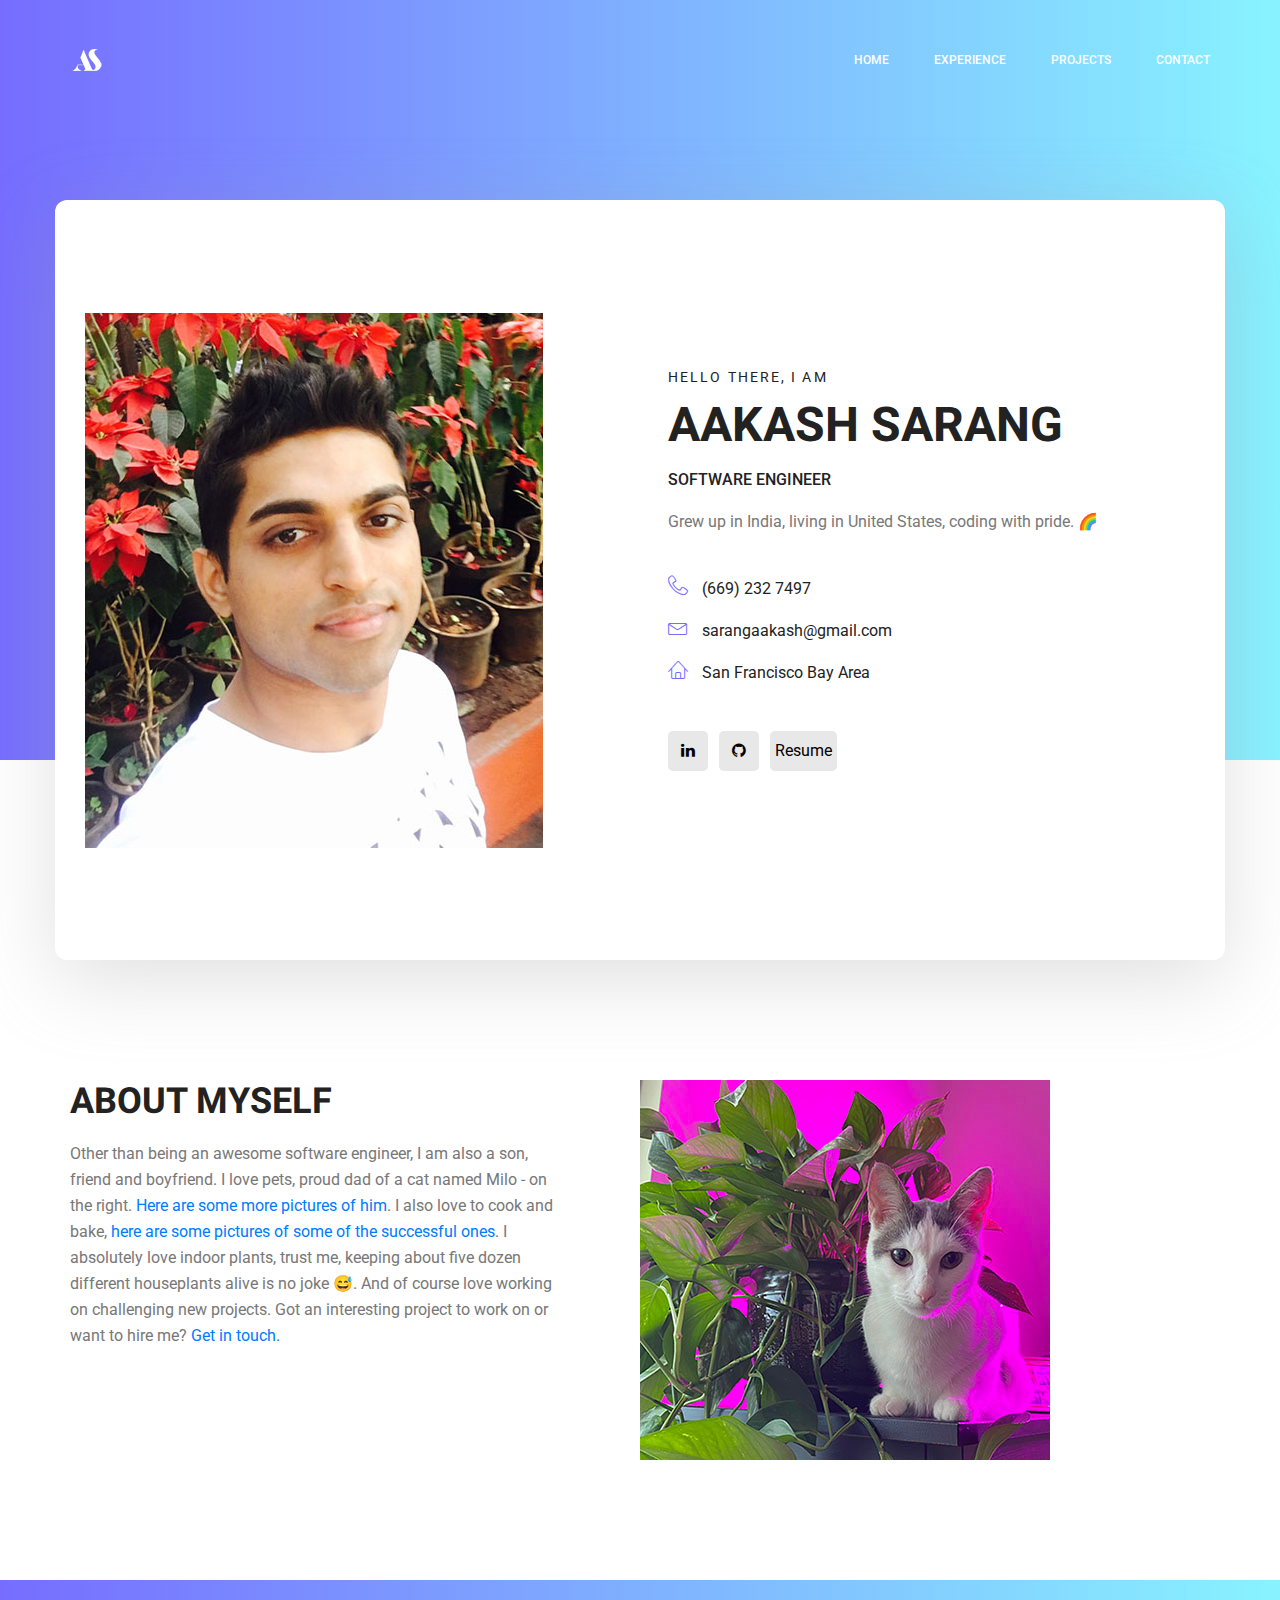
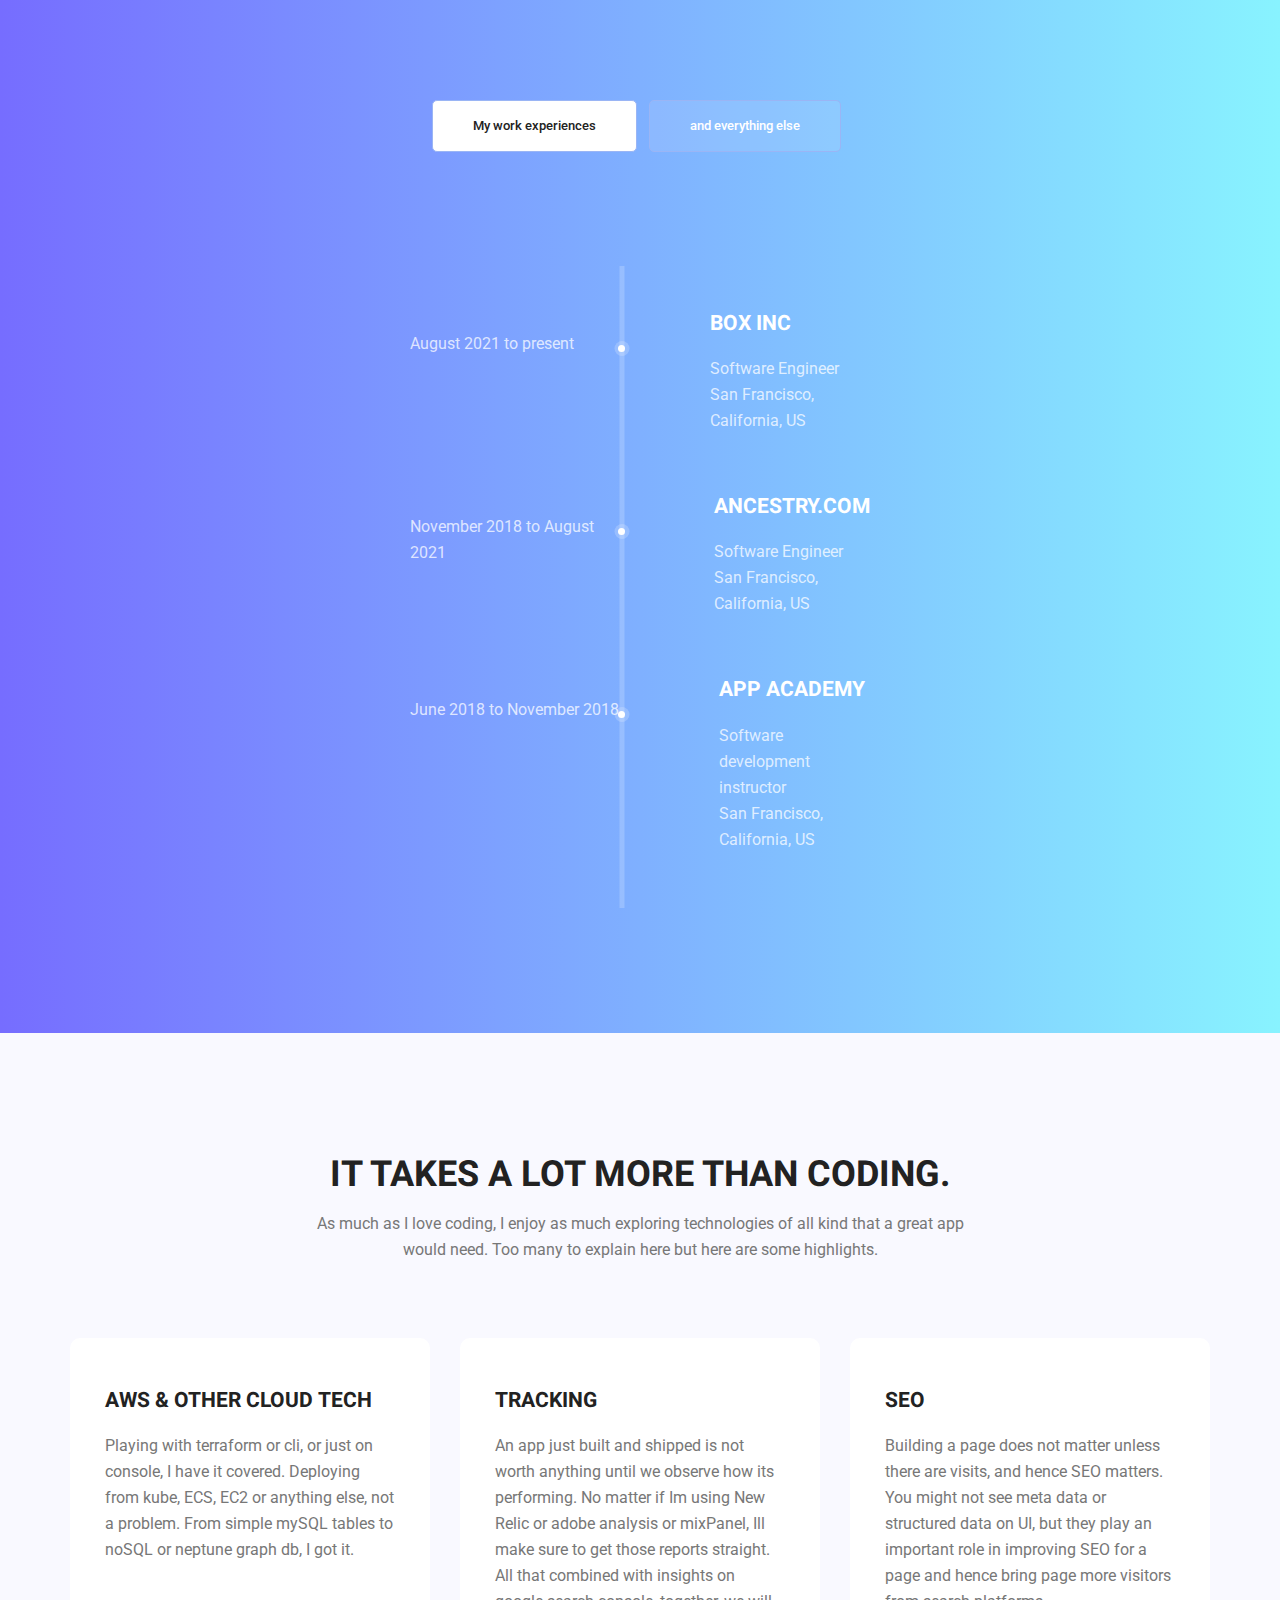
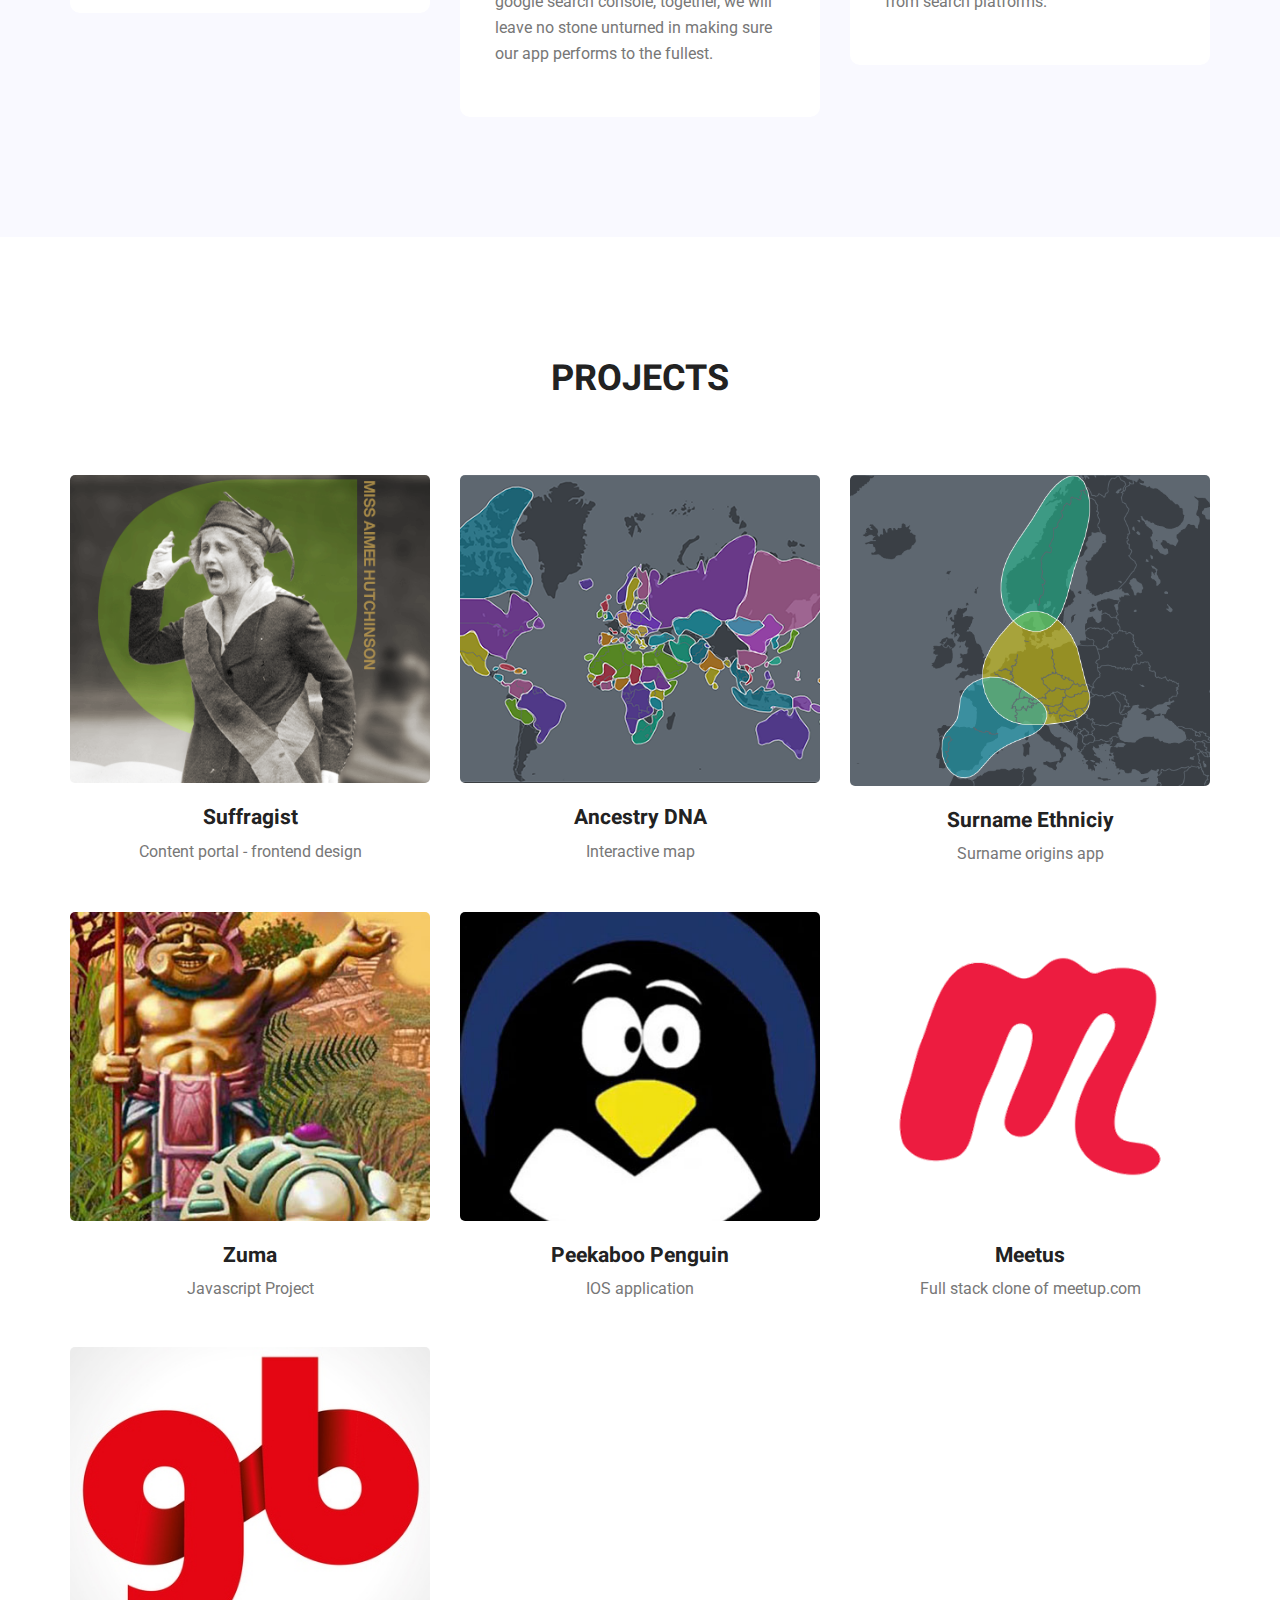
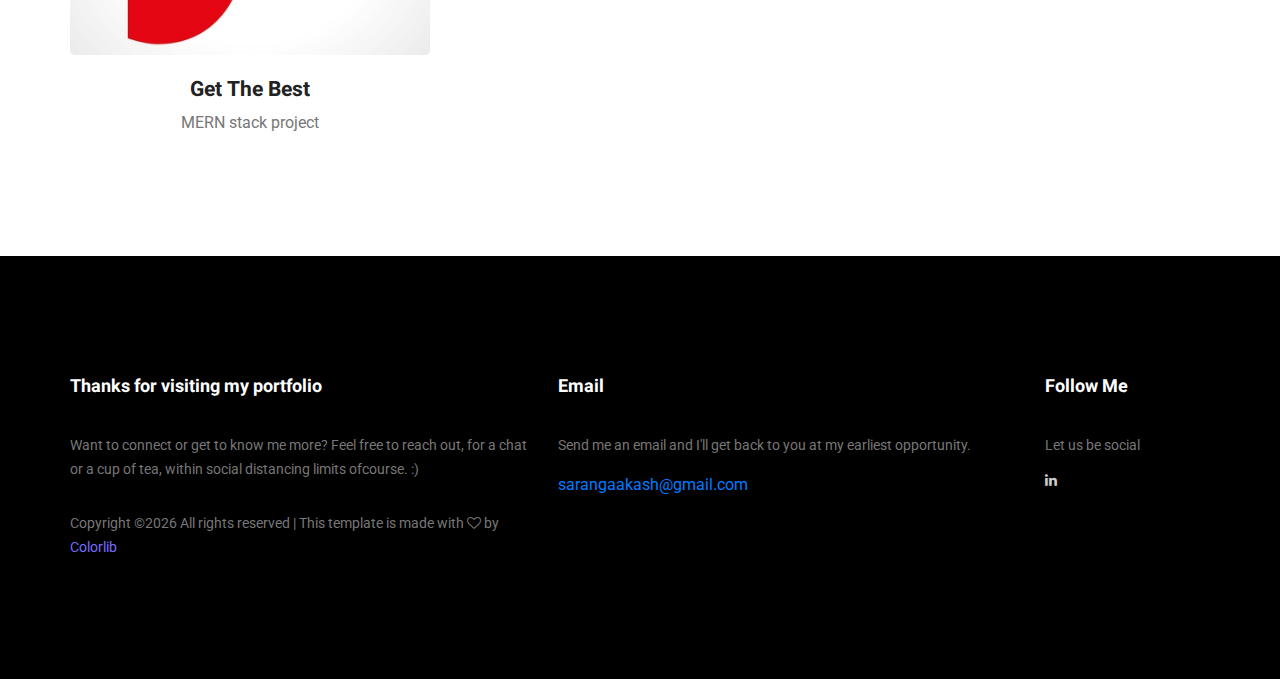
<file: index.html>
<!doctype html>
<html lang="en">
    <head>
        <!-- Required meta tags -->
        <meta charset="utf-8">
        <meta name="viewport" content="width=device-width, initial-scale=1, shrink-to-fit=no">
		<meta property="og:url" content="https://aakashsarang.com/" />
		<meta property="og:title" content="Aakash Sarang - Software Engineer" />
		<meta property="og:description" content="An awesome software engineer, a son, friend and boyfriend." />
		<meta property="og:image" content="https://i.postimg.cc/xdnxrHp7/personal.jpg" />
		<meta property="twitter:card" content="Aakash Sarang - Software Engineer" />
		<meta property="twitter:title" content="Aakash Sarang - Software Engineer" />
		<meta property="twitter:description" content="An awesome software engineer, a son, friend and boyfriend." />
		<meta property="twitter:image:src" content="https://i.postimg.cc/xdnxrHp7/personal.jpg" />
<!--		<link rel="shortcut icon" href="" />-->
		<meta name="description" content="An awesome software engineer, a son, friend and boyfriend." />
		<meta content="index, nofollow" name="robots">
        <link rel="icon" href="img/favicon.jpeg" type="image/png">
        <title>Aakash Sarang</title>
        <!-- Bootstrap CSS -->
        <link rel="stylesheet" href="css/bootstrap.css">
        <!-- main css -->
        <link rel="stylesheet" href="css/style.css">
		<link rel="stylesheet" href="css/elements.css">
        <link rel="stylesheet" href="css/responsive.css">
    </head>
    <body>

        <!--================Header Menu Area =================-->
        <header class="header_area">
            <div class="main_menu">
            	<nav class="navbar navbar-expand-lg navbar-light">
					<div class="container box_1620">
						<!-- Brand and toggle get grouped for better mobile display -->
						<a class="navbar-brand logo_h" href="index.html"><img src="img/image.png" alt=""></a>
						<button class="navbar-toggler" type="button" data-toggle="collapse" data-target="#navbarSupportedContent" aria-controls="navbarSupportedContent" aria-expanded="false" aria-label="Toggle navigation">
							<span class="icon-bar"></span>
							<span class="icon-bar"></span>
							<span class="icon-bar"></span>
						</button>
						<!-- Collect the nav links, forms, and other content for toggling -->
						<div class="collapse navbar-collapse offset" id="navbarSupportedContent">
							<ul class="nav navbar-nav menu_nav ml-auto">
								<li class="nav-item active"><a class="nav-link" href="index.html">Home</a></li>
								<li class="nav-item"><a class="nav-link" href="#experience">Experience</a></li>
								<li class="nav-item submenu dropdown">
									<a href="#" class="nav-link dropdown-toggle" data-toggle="dropdown" role="button" aria-haspopup="true" aria-expanded="false">Projects</a>
									<ul class="dropdown-menu">
										<li class="nav-item"><a class="nav-link" href="elements/zuma.html">Zuma</a></li>
										<li class="nav-item"><a class="nav-link" href="elements/MeetUs.html">Meetus.com</a></li>
										<li class="nav-item"><a class="nav-link" href="elements/getTheBest.html">GetTheBest.com</a></li>
										<li class="nav-item"><a class="nav-link" href="elements/peekaboo.html">Peekaboo Penguin</a></li>
										<li class="nav-item"><a class="nav-link" href="elements/allregions.html">Ancestry DNA map</a></li>
										<li class="nav-item"><a class="nav-link" href="elements/surnameEthnicity.html">Surname Ethnicity</a></li>
										<li class="nav-item"><a class="nav-link" href="elements/moreAtAncestry.html">More at Ancestry</a></li>
										<li class="nav-item"><a class="nav-link" href="elements/suffragist.html">Suffragist</a></li>
										<li class="nav-item"><a class="nav-link" href="#projects">All projects</a></li>
									</ul>
								</li>
								<li class="nav-item"><a class="nav-link" href="#contact">Contact</a></li>
							</ul>
						</div>
					</div>
            	</nav>
            </div>
        </header>
        <!--================Header Menu Area =================-->

        <!--================Home Banner Area =================-->
        <section class="home_banner_area">
           	<div class="container box_1620">
           		<div class="banner_inner d-flex align-items-center">
					<div class="banner_content">
						<div class="media">
							<div class="d-flex">
								<img src="img/personal.jpg" alt="">
							</div>
							<div class="media-body">
								<div class="personal_text">
									<h6>Hello there, I am</h6>
									<h3>Aakash Sarang</h3>
									<h4>Software Engineer</h4>
									<p>Grew up in India, living in United States, coding with pride. 🌈</p>
									<ul class="list basic_info">
<!--										<li><a href="#"><i class="lnr lnr-calendar-full"></i> 31st December, 1992</a></li>-->
										<li><i class="lnr lnr-phone-handset"></i> (669) 232 7497</a></li>
										<li><i class="lnr lnr-envelope"></i> sarangaakash@gmail.com</a></li>
										<li><i class="lnr lnr-home"></i> San Francisco Bay Area</a></li>
									</ul>
									<ul class="list personal_social">
										<li><a href="https://www.linkedin.com/in/aakash-sarang-50957aa3/"><i class="fa fa-linkedin"></i></a></li>
										<li><a href="https://github.com/SkyisAakash"><i class="fa fa-github"></i></a></li>
										<li><a class="resumeLink" href="./elements/resume.pdf">Resume</a></li>
									</ul>
								</div>
							</div>
						</div>
					</div>
				</div>
            </div>
        </section>
        <!--================End Home Banner Area =================-->

        <!--================Welcome Area =================-->
        <section class="welcome_area p_120">
        	<div class="container">
        		<div class="row welcome_inner">
        			<div class="col-lg-6">
        				<div class="welcome_text">
        					<h4>About Myself</h4>
							<p>Other than being an awesome software engineer, I am also a son, friend and boyfriend. I love pets, proud dad of a cat named Milo - on the right. <a href="https://drive.google.com/drive/folders/1bxhVa3MFXNUQibOmHYvL5OrqZ0ttsNGS?usp=sharing">Here are some more pictures of him</a>. I also love to cook and bake, <a href="https://drive.google.com/drive/folders/1Ks2sxK4iPoaVhL10JQIX4aHs68YgOsLk?usp=sharing">here are some pictures of some of the successful ones</a>. I absolutely love indoor plants, trust me, keeping about five dozen different houseplants alive is no joke 😅. And of course love working on challenging new projects. Got an interesting project to work on or want to hire me? <a href="#contact">Get in touch.</a></p>
        				</div>
        			</div>
					<div class="d-flex">
						<img src="img/gallery/milo.jpg" alt="">
					</div>
        		</div>
        	</div>
        </section>
        <!--================End Welcome Area =================-->

        <!--================My Tabs Area =================-->
        <section class="mytabs_area p_120" id="experience">
        	<div class="container">
        		<div class="tabs_inner">
					<ul class="nav nav-tabs" id="myTab" role="tablist">
						<li class="nav-item">
							<a class="nav-link active" id="home-tab" data-toggle="tab" href="#home" role="tab" aria-controls="home" aria-selected="true">My work experiences</a>
						</li>
						<li class="nav-item">
							<a class="nav-link" id="profile-tab" data-toggle="tab" href="#profile" role="tab" aria-controls="profile" aria-selected="false">and everything else</a>
						</li>
					</ul>
					<div class="tab-content" id="myTabContent">
						<div class="tab-pane fade show active" id="home" role="tabpanel" aria-labelledby="home-tab">
							<ul class="list">
								<li>
									<span></span>
									<div class="media">
										<div class="d-flex">
											<p>August 2021 to present &nbsp;&nbsp;&nbsp;&nbsp;&nbsp;&nbsp;&nbsp;&nbsp;</p>
										</div>
										<div class="media-body">
											<a href="https://www.box.com/"><h4>Box Inc</h4></a>
											<p>Software Engineer <br />San Francisco, California, US</p>
										</div>
									</div>
								</li>
								<li>
									<span></span>
									<div class="media">
										<div class="d-flex">
											<p>November 2018 to August 2021</p>
										</div>
										<div class="media-body">
											<a href="https://ancestry.com/"><h4>Ancestry.com</h4></a>
											<p>Software Engineer <br />San Francisco, California, US</p>
										</div>
									</div>
								</li>
								<li>
									<span></span>
									<div class="media">
										<div class="d-flex">
											<p>June 2018 to November 2018</p>
										</div>
										<div class="media-body">
											<h4>App Academy</h4>
											<p>Software development instructor <br />San Francisco, California, US</p>
										</div>
									</div>
								</li>
							</ul>
						</div>
						<div class="tab-pane fade" id="profile" role="tabpanel" aria-labelledby="profile-tab">
							<ul class="list">
								<li>
									<span></span>
									<div class="media">
										<div class="d-flex">
											<p>December 2017 to June 2018</p>
										</div>
										<div class="media-body">
											<h4>Learning and fun</h4>
											<p>Self teaching to code and lots of cooking/baking :) <br />Santa Clara, California, US</p>
										</div>
									</div>
								</li>
								<li>
									<span></span>
									<div class="media">
										<div class="d-flex">
											<p>August 2015 to December 2017</p>
										</div>
										<div class="media-body">
											<h4>San Jose State University</h4>
											<p>Master of Science in Electrical Engineering <br />San Jose, California, US</p>
										</div>
									</div>
								</li>
								<li>
								<span></span>
									<div class="media">
										<div class="d-flex">
											<p>June 2011 to August 2015</p>
										</div>
										<div class="media-body">
											<h4>Government Engineering College, Surat</h4>
											<p>Bachelor's in Electrical Engineering <br />Surat, Gujarat, India</p>
										</div>
									</div>
								</li>
							</ul>
						</div>
					</div>
        		</div>
        	</div>
        </section>
        <!--================End My Tabs Area =================-->

        <!--================Feature Area =================-->
        <section class="feature_area p_120">
        	<div class="container">
        		<div class="main_title">
        			<h2>It takes a lot more than coding.</h2>
        			<p>As much as I love coding, I enjoy as much exploring technologies of all kind that a great app would need. Too many to explain here but here are some highlights.</p>
        		</div>
        		<div class="feature_inner row">
        			<div class="col-lg-4 col-md-6">
        				<div class="feature_item">
        					<h4>AWS & other cloud tech</h4>
        					<p>Playing with terraform or cli, or just on console, I have it covered. Deploying from kube, ECS, EC2 or anything else, not a problem. From simple mySQL tables to noSQL or neptune graph db, I got it.</p>
        				</div>
        			</div>
					<div class="col-lg-4 col-md-6">
						<div class="feature_item">
							<h4>Tracking</h4>
							<p>An app just built and shipped is not worth anything until we observe how its performing. No matter if Im using New Relic or adobe analysis or mixPanel, Ill make sure to get those reports straight. All that combined with insights on google search console, together, we will leave no stone unturned in making sure our app performs to the fullest. </p>
						</div>
					</div>
        			<div class="col-lg-4 col-md-6">
        				<div class="feature_item">
        					<h4>SEO</h4>
        					<p>Building a page does not matter unless there are visits, and hence SEO matters. You might not see meta data or structured data on UI, but they play an important role in improving SEO for a page and hence bring page more visitors from search platforms.</p>
        				</div>
        			</div>
        		</div>
        	</div>
        </section>
        <!--================End Feature Area =================-->

        <!--================Home Gallery Area =================-->
        <section class="home_gallery_area p_120" id="projects">
        	<div class="container">
        		<div class="main_title">
        			<h2>Projects</h2>
        		</div>
        	</div>
        	<div class="container">
        		<div class="gallery_f_inner row imageGallery1">
<!--					</a>-->
					<div class="col-lg-4 col-md-4 col-sm-6 brand manipul design">
        				<div class="h_gallery_item">
        					<div class="g_img_item">
        						<img class="img-fluid" src="img/gallery/suffragist.jpg" alt="">
        						<a class="light" href="elements/suffragist.html"><img src="img/gallery/icon.png" alt=""></a>
        					</div>
        					<div class="g_item_text">
        						<h4>Suffragist</h4>
        						<p>Content portal - frontend design</p>
        					</div>
        				</div>
        			</div>
        			<div class="col-lg-4 col-md-4 col-sm-6 brand creative">
        				<div class="h_gallery_item">
        					<div class="g_img_item">
        						<img class="img-fluid" src="img/gallery/dna.jpg" alt="">
        						<a class="light" href="elements/allregions.html"><img src="img/gallery/icon.png" alt=""></a>
        					</div>
        					<div class="g_item_text">
        						<h4>Ancestry DNA</h4>
        						<p>Interactive map</p>
        					</div>
        				</div>
        			</div>
					<div class="col-lg-4 col-md-4 col-sm-6 brand creative">
						<div class="h_gallery_item">
							<div class="g_img_item">
								<img class="img-fluid" src="img/gallery/surnameEthnicityIcon.jpeg" alt="">
								<a class="light" href="elements/surnameEthnicity.html"><img src="img/gallery/icon.png" alt=""></a>
							</div>
							<div class="g_item_text">
								<h4>Surname Ethniciy</h4>
								<p>Surname origins app</p>
							</div>
						</div>
					</div>
					<div class="col-lg-4 col-md-4 col-sm-6 brand manipul design print">
						<div class="h_gallery_item">
							<div class="g_img_item">
								<img class="img-fluid" src="img/gallery/zuma.jpg" alt="">
								<a class="light" href="elements/zuma.html"><img src="img/gallery/icon.png" alt=""></a>
							</div>
							<div class="g_item_text">
								<h4>Zuma</h4>
								<p>Javascript Project</p>
							</div>
						</div>
					</div>
					<div class="col-lg-4 col-md-4 col-sm-6 brand manipul creative">
						<div class="h_gallery_item">
							<div class="g_img_item">
								<img class="img-fluid" src="img/gallery/penguin.jpg" alt="">
								<a class="light" href="elements/peekaboo.html"><img src="img/gallery/icon.png" alt=""></a>
							</div>
							<div class="g_item_text">
								<h4>Peekaboo Penguin</h4>
								<p>IOS application</p>
							</div>
						</div>
					</div>
					<div class="col-lg-4 col-md-4 col-sm-6 manipul creative design print">
						<div class="h_gallery_item">
							<div class="g_img_item">
								<img class="img-fluid" src="img/gallery/meetusIcon.jpeg" alt="">
								<a class="light" href="elements/MeetUs.html"><img src="img/gallery/icon.png" alt=""></a>
							</div>
							<div class="g_item_text">
								<h4>Meetus</h4>
								<p>Full stack clone of meetup.com</p>
							</div>
						</div>
					</div>
					<!--					<a href="elements/getTheBest.html">-->
					<div class="col-lg-4 col-md-4 col-sm-6 brand creative print">
						<div class="h_gallery_item">
							<a class="light" href="elements/getTheBest.html">
								<div class="g_img_item">
									<img class="img-fluid" src="img/gallery/getthebestIcon.jpeg" alt="">
								</div>
							</a>
							<div class="g_item_text">
								<h4>Get The Best</h4>
								<p>MERN stack project</p>
							</div>
						</div>
					</div>
        		</div>
        	</div>
        </section>
        <!--================End Home Gallery Area =================-->

        <!--================Footer Area =================-->
        <footer class="footer_area p_120" id="contact">
        	<div class="container">
        		<div class="row footer_inner">
        			<div class="col-lg-5 col-sm-6">
        				<aside class="f_widget ab_widget">
        					<div class="f_title">
        						<h3>Thanks for visiting my portfolio</h3>
        					</div>
        					<p>Want to connect or get to know me more? Feel free to reach out, for a chat or a cup of tea, within social distancing limits ofcourse. :)</p>
        					<p><!-- Link back to Colorlib can't be removed. Template is licensed under CC BY 3.0. -->
Copyright &copy;<script>document.write(new Date().getFullYear());</script> All rights reserved | This template is made with <i class="fa fa-heart-o" aria-hidden="true"></i> by <a href="https://colorlib.com" target="_blank">Colorlib</a>
<!-- Link back to Colorlib can't be removed. Template is licensed under CC BY 3.0. --></p>
        				</aside>
        			</div>
        			<div class="col-lg-5 col-sm-6">
        				<aside class="f_widget news_widget">
        					<div class="f_title">
        						<h3>Email</h3>
        					</div>
        					<p>Send me an email and I'll get back to you at my earliest opportunity.</p>
							<a href="mailto:sarangaakash@gmail.com">sarangaakash@gmail.com</a>
        				</aside>
						<br />
        			</div>

        			<div class="col-lg-2">
        				<aside class="f_widget social_widget">
        					<div class="f_title">
        						<h3>Follow Me</h3>
        					</div>
        					<p>Let us be social</p>
        					<ul class="list">
        						<li><a href="https://www.linkedin.com/in/aakash-sarang-50957aa3/"><i class="fa fa-linkedin"></i></a></li>
        					</ul>
        				</aside>
        			</div>
        		</div>
        	</div>
        </footer>
        <!--================End Footer Area =================-->
        <!-- Optional JavaScript -->
        <!-- jQuery first, then Popper.js, then Bootstrap JS -->
        <script src="js/jquery-3.3.1.min.js"></script>
        <script src="js/bootstrap.min.js"></script>
    </body>
</html>
</file>
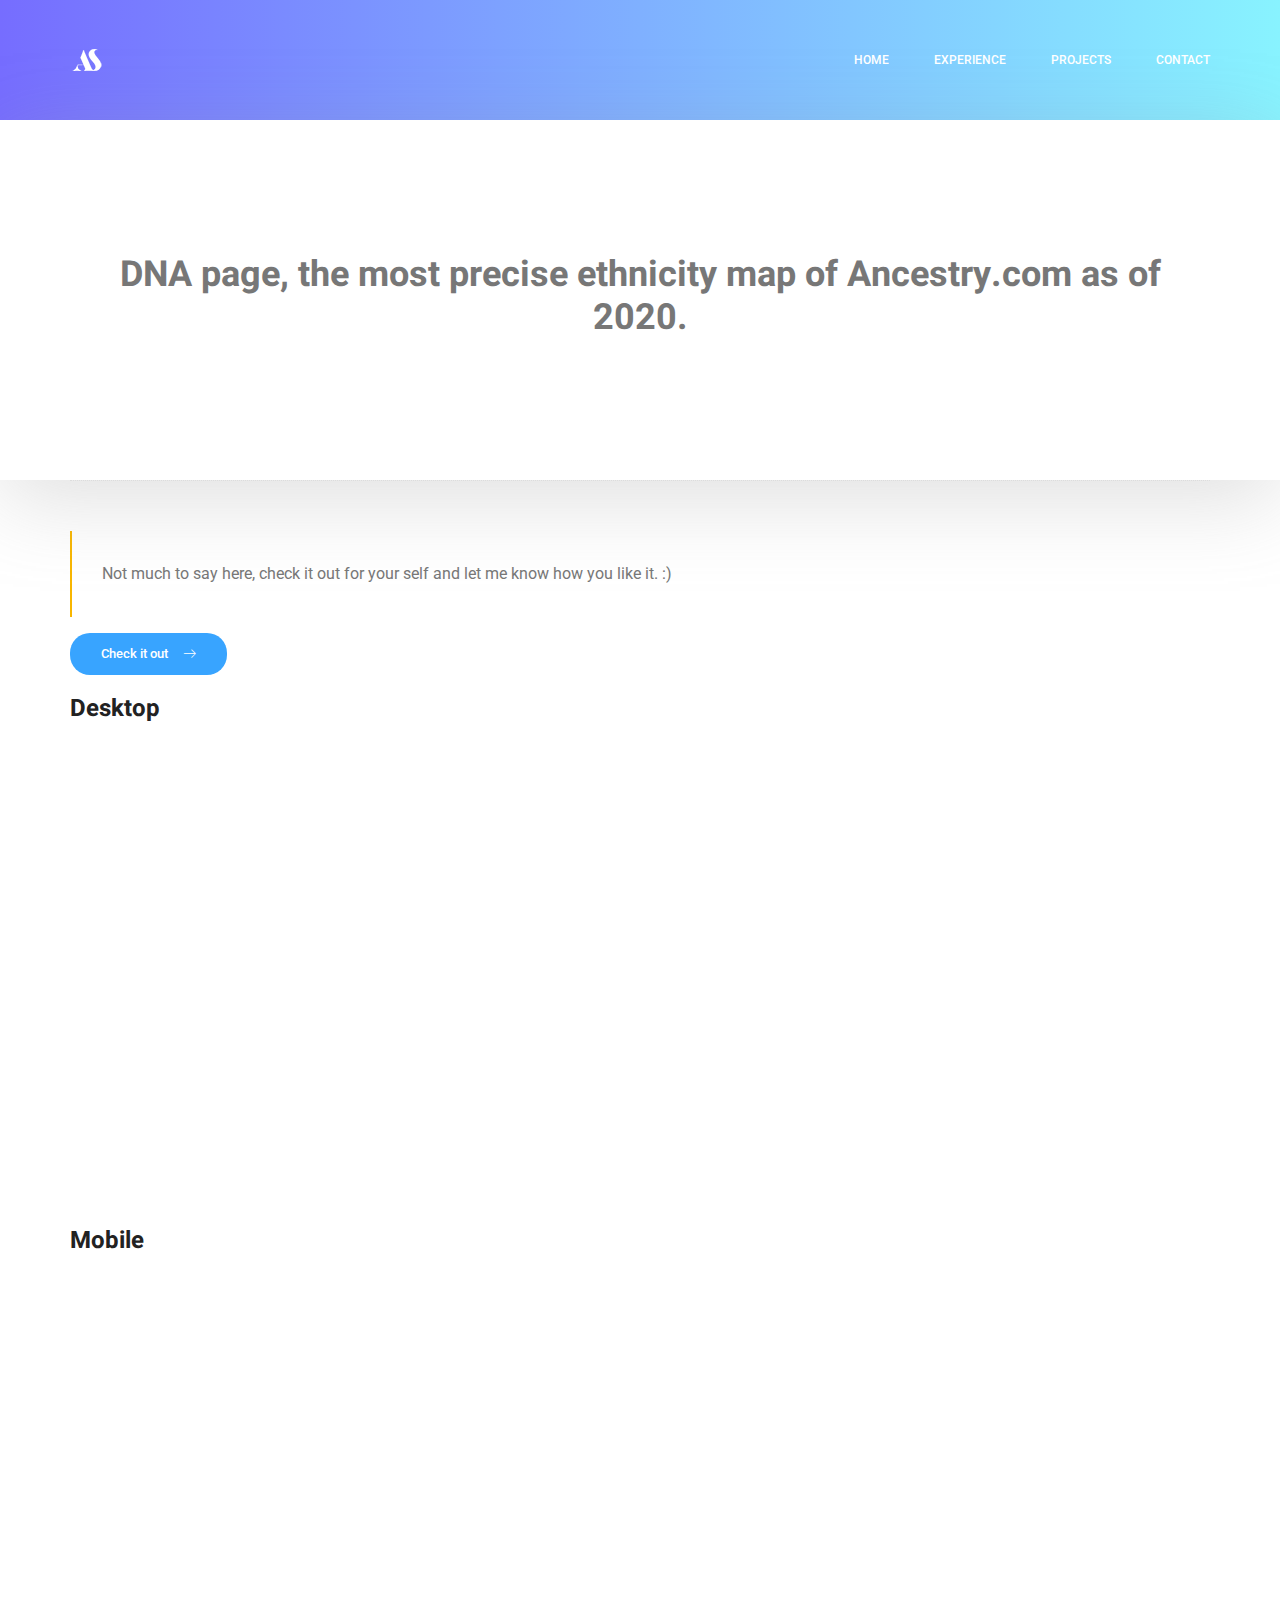
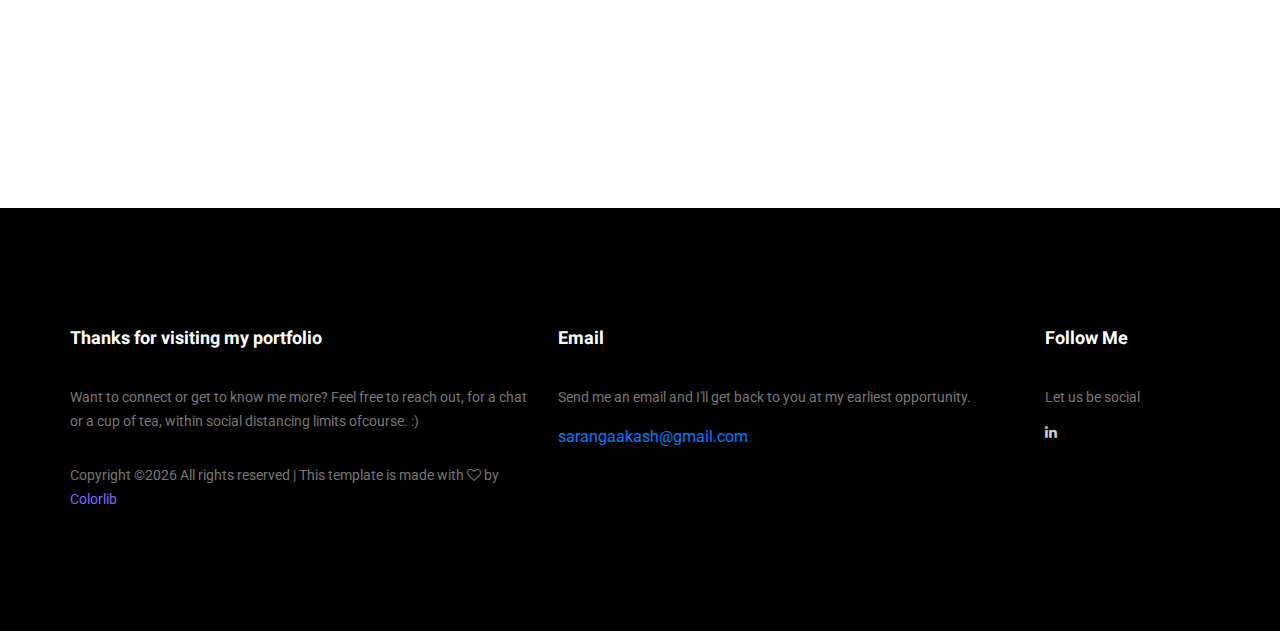
<file: elements/allregions.html>
<!doctype html>
<html lang="en">
<head>
    <!-- Required meta tags -->
    <meta charset="utf-8">
    <meta name="viewport" content="width=device-width, initial-scale=1, shrink-to-fit=no">
    <link rel="icon" href="../img/favicon.jpeg" type="image/png">
    <title>Aakash | Dna</title>
    <!-- Bootstrap CSS -->
    <link rel="stylesheet" href="../css/bootstrap.css">
    <link rel="stylesheet" href="../css/elements.css">
    <!-- main css -->
    <link rel="stylesheet" href="../css/style.css">
    <link rel="stylesheet" href="../css/responsive.css">
</head>
<body>

<!--================Header Menu Area =================-->
<header class="header_area">
    <div class="main_menu">
        <nav class="navbar navbar-expand-lg navbar-light">
            <div class="container box_1620">
                <!-- Brand and toggle get grouped for better mobile display -->
                <a class="navbar-brand logo_h" href="../index.html"><img src="../img/image.png" alt=""></a>
                <button class="navbar-toggler" type="button" data-toggle="collapse" data-target="#navbarSupportedContent" aria-controls="navbarSupportedContent" aria-expanded="false" aria-label="Toggle navigation">
                    <span class="icon-bar"></span>
                    <span class="icon-bar"></span>
                    <span class="icon-bar"></span>
                </button>
                <!-- Collect the nav links, forms, and other content for toggling -->
                <div class="collapse navbar-collapse offset" id="navbarSupportedContent">
                    <ul class="nav navbar-nav menu_nav ml-auto">
                        <li class="nav-item active"><a class="nav-link" href="../index.html">Home</a></li>
                        <li class="nav-item"><a class="nav-link" href="../index.html#experience">Experience</a></li>
                        <li class="nav-item submenu dropdown">
                            <a href="#" class="nav-link dropdown-toggle" data-toggle="dropdown" role="button" aria-haspopup="true" aria-expanded="false">Projects</a>
                            <ul class="dropdown-menu">
                                <li class="nav-item"><a class="nav-link" href="zuma.html">Zuma</a></li>
                                <li class="nav-item"><a class="nav-link" href="MeetUs.html">Meetus.com</a></li>
                                <li class="nav-item"><a class="nav-link" href="getTheBest.html">GetTheBest.com</a></li>
                                <li class="nav-item"><a class="nav-link" href="peekaboo.html">Peekaboo Penguin</a></li>
                                <li class="nav-item"><a class="nav-link" href="allregions.html">Ancestry DNA map</a></li>
                                <li class="nav-item"><a class="nav-link" href="surnameEthnicity.html">Surname Ethnicity</a></li>
                                <li class="nav-item"><a class="nav-link" href="moreAtAncestry.html">More at Ancestry</a></li>
                                <li class="nav-item"><a class="nav-link" href="suffragist.html">Suffragist</a></li>
                                <li class="nav-item"><a class="nav-link" href="../index.html#projects">All projects</a></li>
                            </ul>
                        </li>
                        <li class="nav-item"><a class="nav-link" href="../index.html#contact">Contact</a></li>
                    </ul>
                </div>
            </div>
        </nav>
    </div>
</header>
<!--================Header Menu Area =================-->

<!--================Home Banner Area =================-->
<section class="banner_area">
    <div class="box_1620">
        <div class="banner_inner d-flex align-items-center">
            <div class="container">
                <div class="banner_content text-center">
                    <h1>DNA page, the most precise ethnicity map of Ancestry.com as of 2020.</h1>
                </div>
            </div>
        </div>
    </div>
</section>
<!--================End Home Banner Area =================-->

<div class="whole-wrap">
    <div class="container mainsection">
        <div class="section-top-border">
            <blockquote class="generic-blockquote">
                Not much to say here, check it out for your self and let me know how you like it. :)
            </blockquote>
            <a href="https://www.ancestry.com/dna/lp/ancestry-dna-ethnicity-estimate-update" class="genric-btn info circle arrow">Check it out<span class="lnr lnr-arrow-right"></span></a>
            <h3 class="mb-20 title_color">Desktop</h3>
            <div class="video">
                <div style="width:100%;height:100%;position:relative;padding-bottom:50.817%;">
                    <iframe width="100%" height="100%" src="https://www.youtube.com/embed/Ke8_GjKq-1o" frameborder="0" allow="accelerometer; autoplay; clipboard-write; encrypted-media; gyroscope; picture-in-picture" allowfullscreen style="width:100%;height:100%;position:absolute;left:0px;top:0px;overflow:hidden;"></iframe>
                </div>
            </div>
            <h3 class="mb-20 title_color">Mobile</h3>
            <div class="videomobile">
                <div style="width:100%;height:0px;position:relative;padding-bottom:202.817%;">
                    <iframe width="100%" height="100%" src="https://www.youtube.com/embed/ETTGQX03750" frameborder="0" allow="accelerometer; autoplay; clipboard-write; encrypted-media; gyroscope; picture-in-picture" allowfullscreen style="width:100%;height:100%;position:absolute;left:0px;top:0px;overflow:hidden;"></iframe>
                </div>
            </div>
        </div>
    </div>
</div>


<!--================Footer Area =================-->
<footer class="footer_area p_120">
    <div class="container">
        <div class="row footer_inner">
            <div class="col-lg-5 col-sm-6">
                <aside class="f_widget ab_widget">
                    <div class="f_title">
                        <h3>Thanks for visiting my portfolio</h3>
                    </div>
                    <p>Want to connect or get to know me more? Feel free to reach out, for a chat or a cup of tea, within social distancing limits ofcourse. :)</p>
                    <p><!-- Link back to Colorlib can't be removed. Template is licensed under CC BY 3.0. -->
                        Copyright &copy;<script>document.write(new Date().getFullYear());</script> All rights reserved | This template is made with <i class="fa fa-heart-o" aria-hidden="true"></i> by <a href="https://colorlib.com" target="_blank">Colorlib</a>
                        <!-- Link back to Colorlib can't be removed. Template is licensed under CC BY 3.0. --></p>
                </aside>
            </div>
            <div class="col-lg-5 col-sm-6">
                <aside class="f_widget news_widget">
                    <div class="f_title">
                        <h3>Email</h3>
                    </div>
                    <p>Send me an email and I'll get back to you at my earliest opportunity.</p>
                    <a href="mailto:sarangaakash@gmail.com">sarangaakash@gmail.com</a>
                </aside>
            </div>
            <div class="col-lg-2">
                <aside class="f_widget social_widget">
                    <div class="f_title">
                        <h3>Follow Me</h3>
                    </div>
                    <p>Let us be social</p>
                    <ul class="list">
                        <li><a href="https://www.linkedin.com/in/aakash-sarang-50957aa3/"><i class="fa fa-linkedin"></i></a></li>
                    </ul>
                </aside>
            </div>
        </div>
    </div>
</footer>
<script src="../js/jquery-3.3.1.min.js"></script>
<script src="../js/bootstrap.min.js"></script>
</body>
</html>
</file>
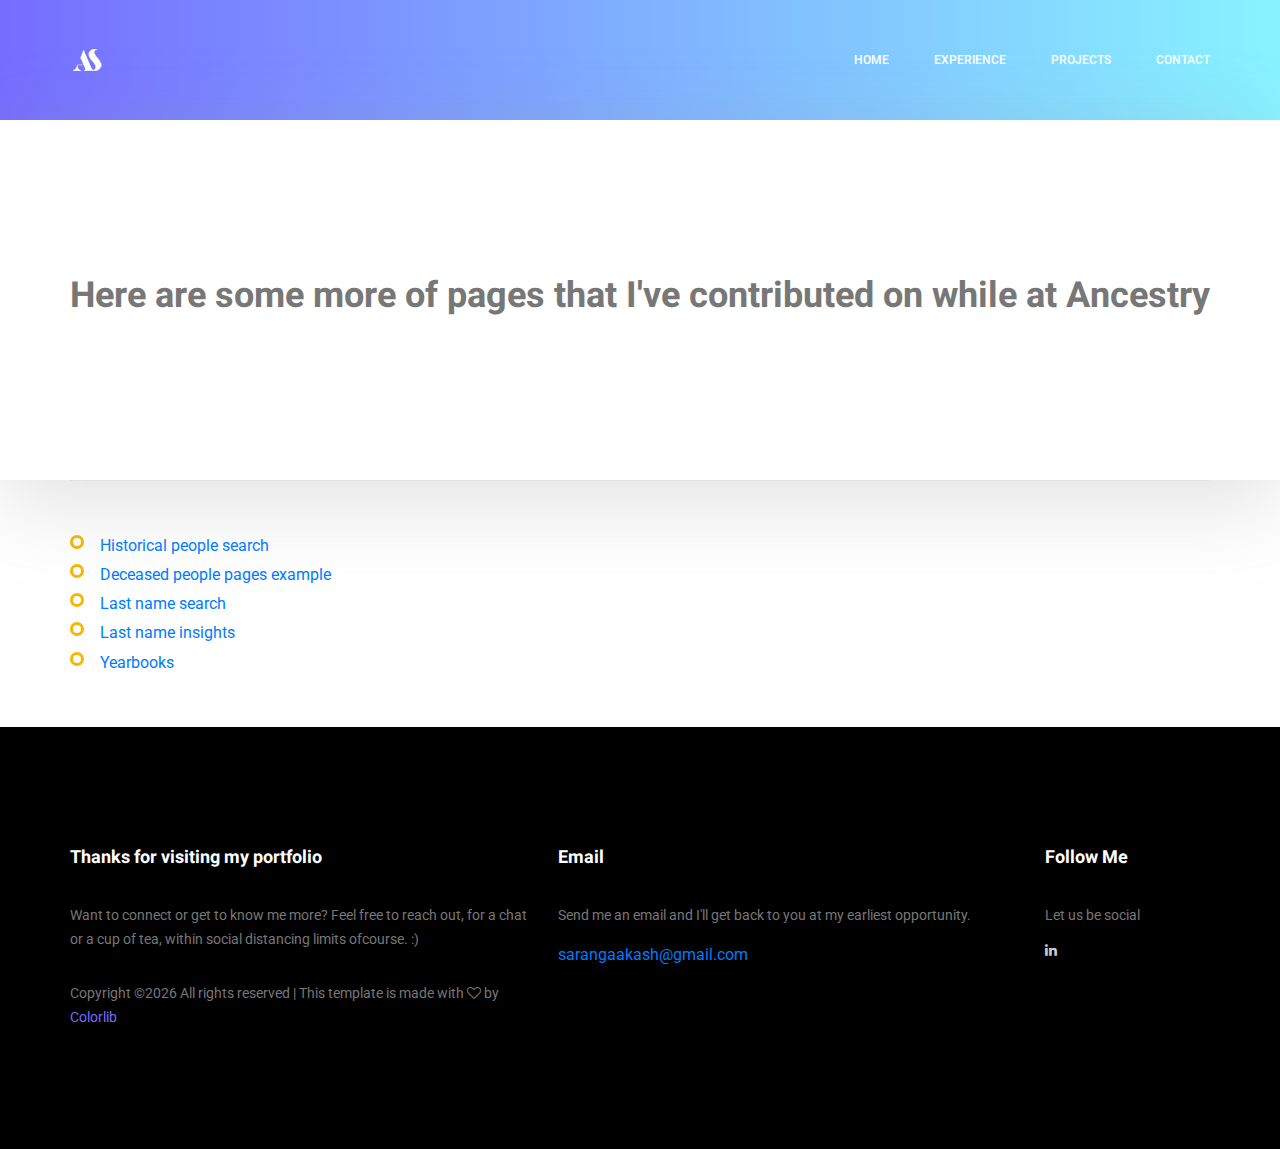
<file: elements/moreAtAncestry.html>
<!doctype html>
<html lang="en">
<head>
    <!-- Required meta tags -->
    <meta charset="utf-8">
    <meta name="viewport" content="width=device-width, initial-scale=1, shrink-to-fit=no">
    <link rel="icon" href="../img/favicon.jpeg" type="image/png">
    <title>Aakash | More projects</title>
    <!-- Bootstrap CSS -->
    <link rel="stylesheet" href="../css/bootstrap.css">
    <link rel="stylesheet" href="../css/elements.css">
    <!-- main css -->
    <link rel="stylesheet" href="../css/style.css">
    <link rel="stylesheet" href="../css/responsive.css">
</head>
<body>

<!--================Header Menu Area =================-->
<header class="header_area">
    <div class="main_menu">
        <nav class="navbar navbar-expand-lg navbar-light">
            <div class="container box_1620">
                <!-- Brand and toggle get grouped for better mobile display -->
                <a class="navbar-brand logo_h" href="../index.html"><img src="../img/image.png" alt=""></a>
                <button class="navbar-toggler" type="button" data-toggle="collapse" data-target="#navbarSupportedContent" aria-controls="navbarSupportedContent" aria-expanded="false" aria-label="Toggle navigation">
                    <span class="icon-bar"></span>
                    <span class="icon-bar"></span>
                    <span class="icon-bar"></span>
                </button>
                <!-- Collect the nav links, forms, and other content for toggling -->
                <div class="collapse navbar-collapse offset" id="navbarSupportedContent">
                    <ul class="nav navbar-nav menu_nav ml-auto">
                        <li class="nav-item active"><a class="nav-link" href="../index.html">Home</a></li>
                        <li class="nav-item"><a class="nav-link" href="../index.html#experience">Experience</a></li>
                        <li class="nav-item submenu dropdown">
                            <a href="#" class="nav-link dropdown-toggle" data-toggle="dropdown" role="button" aria-haspopup="true" aria-expanded="false">Projects</a>
                            <ul class="dropdown-menu">
                                <li class="nav-item"><a class="nav-link" href="zuma.html">Zuma</a></li>
                                <li class="nav-item"><a class="nav-link" href="MeetUs.html">Meetus.com</a></li>
                                <li class="nav-item"><a class="nav-link" href="getTheBest.html">GetTheBest.com</a></li>
                                <li class="nav-item"><a class="nav-link" href="peekaboo.html">Peekaboo Penguin</a></li>
                                <li class="nav-item"><a class="nav-link" href="allregions.html">Ancestry DNA map</a></li>
                                <li class="nav-item"><a class="nav-link" href="surnameEthnicity.html">Surname Ethnicity</a></li>
                                <li class="nav-item"><a class="nav-link" href="moreAtAncestry.html">More at Ancestry</a></li>
                                <li class="nav-item"><a class="nav-link" href="suffragist.html">Suffragist</a></li>
                                <li class="nav-item"><a class="nav-link" href="../index.html#projects">All projects</a></li>
                            </ul>
                        </li>
                        <li class="nav-item"><a class="nav-link" href="../index.html#contact">Contact</a></li>
                    </ul>
                </div>
            </div>
        </nav>
    </div>
</header>
<!--================Header Menu Area =================-->

<!--================Home Banner Area =================-->
<section class="banner_area">
    <div class="box_1620">
        <div class="banner_inner d-flex align-items-center">
            <div class="container">
                <div class="banner_content text-center">
                    <h1>Here are some more of pages that I've contributed on while at Ancestry </h1>
                </div>
            </div>
        </div>
    </div>
</section>
<!--================End Home Banner Area =================-->

<div class="whole-wrap">
    <div class="container mainsection">
        <div class="section-top-border">
            <ul class="unordered-list">
                <li><a href="https://www.ancestry.com/genealogy/records">Historical people search</a></li>
                <li><a href="https://www.ancestry.com/genealogy/records/mary-pittman-24-499gsc4">Deceased people pages example</a></li>
                <li><a href="https://www.ancestry.com/learn/facts">Last name search</a></li>
                <li><a href="https://www.ancestry.com/name-origin?surname=smith">Last name insights</a></li>
                <li><a href="https://www.ancestry.com/yearbooks/school/fjd-Morton+High+School">Yearbooks</a></li>
            </ul>
        </div>
    </div>
</div>


<!--================Footer Area =================-->
<footer class="footer_area p_120">
    <div class="container">
        <div class="row footer_inner">
            <div class="col-lg-5 col-sm-6">
                <aside class="f_widget ab_widget">
                    <div class="f_title">
                        <h3>Thanks for visiting my portfolio</h3>
                    </div>
                    <p>Want to connect or get to know me more? Feel free to reach out, for a chat or a cup of tea, within social distancing limits ofcourse. :)</p>
                    <p><!-- Link back to Colorlib can't be removed. Template is licensed under CC BY 3.0. -->
                        Copyright &copy;<script>document.write(new Date().getFullYear());</script> All rights reserved | This template is made with <i class="fa fa-heart-o" aria-hidden="true"></i> by <a href="https://colorlib.com" target="_blank">Colorlib</a>
                        <!-- Link back to Colorlib can't be removed. Template is licensed under CC BY 3.0. --></p>
                </aside>
            </div>
            <div class="col-lg-5 col-sm-6">
                <aside class="f_widget news_widget">
                    <div class="f_title">
                        <h3>Email</h3>
                    </div>
                    <p>Send me an email and I'll get back to you at my earliest opportunity.</p>
                    <a href="mailto:sarangaakash@gmail.com">sarangaakash@gmail.com</a>
                </aside>
            </div>
            <div class="col-lg-2">
                <aside class="f_widget social_widget">
                    <div class="f_title">
                        <h3>Follow Me</h3>
                    </div>
                    <p>Let us be social</p>
                    <ul class="list">
                        <li><a href="https://www.linkedin.com/in/aakash-sarang-50957aa3/"><i class="fa fa-linkedin"></i></a></li>
                    </ul>
                </aside>
            </div>
        </div>
    </div>
</footer>
<script src="../js/jquery-3.3.1.min.js"></script>
<script src="../js/bootstrap.min.js"></script>
</body>
</html>
</file>
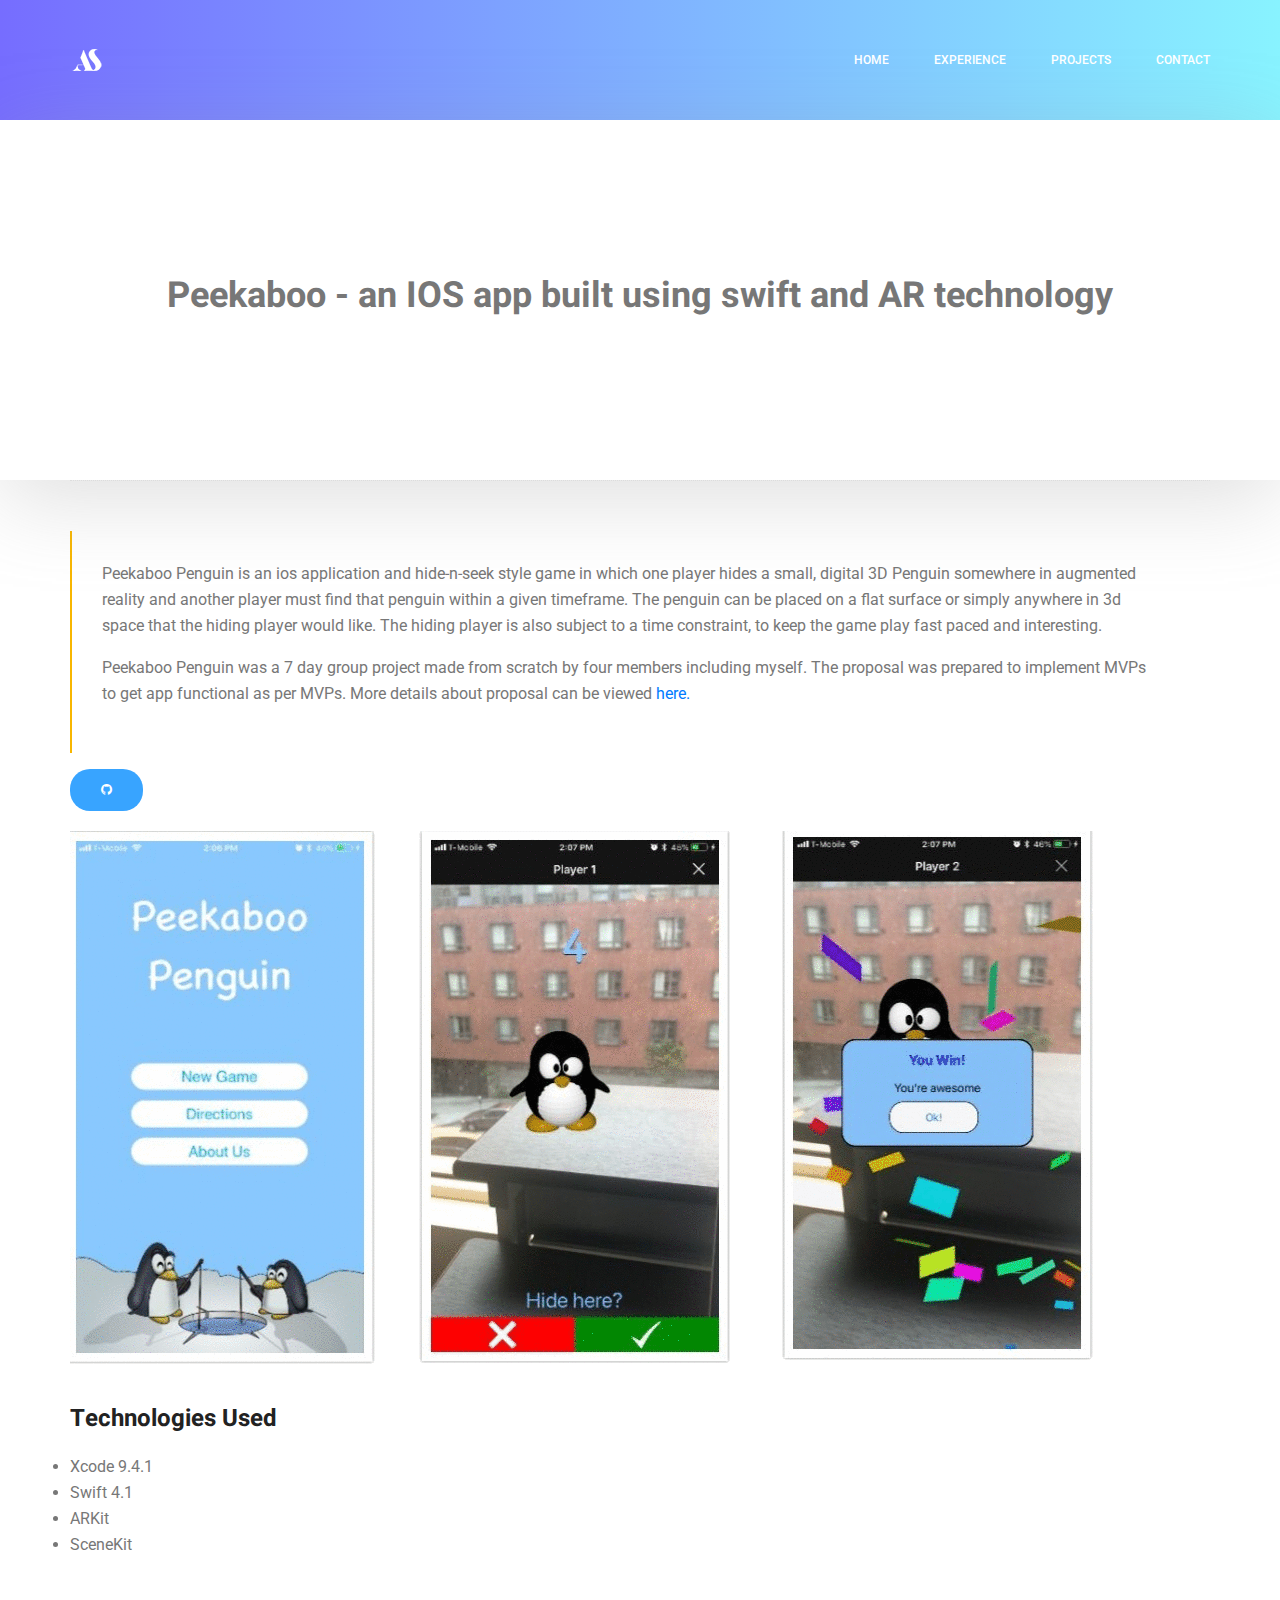
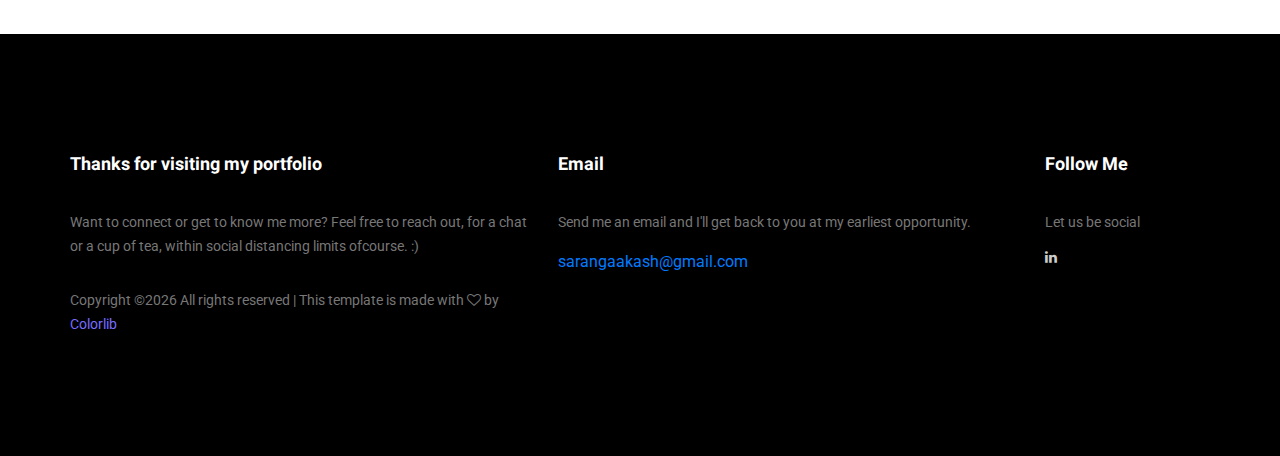
<file: elements/peekaboo.html>
<!doctype html>
<html lang="en">
<head>
    <!-- Required meta tags -->
    <meta charset="utf-8">
    <meta name="viewport" content="width=device-width, initial-scale=1, shrink-to-fit=no">
    <link rel="icon" href="../img/favicon.jpeg" type="image/png">
    <title>Aakash | Peekaboo</title>
    <!-- Bootstrap CSS -->
    <link rel="stylesheet" href="../css/bootstrap.css">
    <link rel="stylesheet" href="../css/elements.css">
    <!-- main css -->
    <link rel="stylesheet" href="../css/style.css">
    <link rel="stylesheet" href="../css/responsive.css">
</head>
<body>

<!--================Header Menu Area =================-->
<header class="header_area">
    <div class="main_menu">
        <nav class="navbar navbar-expand-lg navbar-light">
            <div class="container box_1620">
                <!-- Brand and toggle get grouped for better mobile display -->
                <a class="navbar-brand logo_h" href="../index.html"><img src="../img/image.png" alt=""></a>
                <button class="navbar-toggler" type="button" data-toggle="collapse" data-target="#navbarSupportedContent" aria-controls="navbarSupportedContent" aria-expanded="false" aria-label="Toggle navigation">
                    <span class="icon-bar"></span>
                    <span class="icon-bar"></span>
                    <span class="icon-bar"></span>
                </button>
                <!-- Collect the nav links, forms, and other content for toggling -->
                <div class="collapse navbar-collapse offset" id="navbarSupportedContent">
                    <ul class="nav navbar-nav menu_nav ml-auto">
                        <li class="nav-item active"><a class="nav-link" href="../index.html">Home</a></li>
                        <li class="nav-item"><a class="nav-link" href="../index.html#experience">Experience</a></li>
                        <li class="nav-item submenu dropdown">
                            <a href="#" class="nav-link dropdown-toggle" data-toggle="dropdown" role="button" aria-haspopup="true" aria-expanded="false">Projects</a>
                            <ul class="dropdown-menu">
                                <li class="nav-item"><a class="nav-link" href="zuma.html">Zuma</a></li>
                                <li class="nav-item"><a class="nav-link" href="MeetUs.html">Meetus.com</a></li>
                                <li class="nav-item"><a class="nav-link" href="getTheBest.html">GetTheBest.com</a></li>
                                <li class="nav-item"><a class="nav-link" href="peekaboo.html">Peekaboo Penguin</a></li>
                                <li class="nav-item"><a class="nav-link" href="allregions.html">Ancestry DNA map</a></li>
                                <li class="nav-item"><a class="nav-link" href="surnameEthnicity.html">Surname Ethnicity</a></li>
                                <li class="nav-item"><a class="nav-link" href="moreAtAncestry.html">More at Ancestry</a></li>
                                <li class="nav-item"><a class="nav-link" href="suffragist.html">Suffragist</a></li>
                                <li class="nav-item"><a class="nav-link" href="../index.html#projects">All projects</a></li>
                            </ul>
                        </li>
                        <li class="nav-item"><a class="nav-link" href="../index.html#contact">Contact</a></li>
                    </ul>
                </div>
            </div>
        </nav>
    </div>
</header>
<!--================Header Menu Area =================-->

<!--================Home Banner Area =================-->
<section class="banner_area">
    <div class="box_1620">
        <div class="banner_inner d-flex align-items-center">
            <div class="container">
                <div class="banner_content text-center">
                    <h1>Peekaboo - an IOS app built using swift and AR technology</h1>
                </div>
            </div>
        </div>
    </div>
</section>
<!--================End Home Banner Area =================-->

<!-- End Button -->
<!-- Start Align Area -->
<div class="whole-wrap">
    <div class="container mainsection">
        <div class="section-top-border">
            <blockquote class="generic-blockquote">
                <p>Peekaboo Penguin is an ios application and hide-n-seek style game in which one player hides a small, digital 3D Penguin somewhere in augmented reality and another player must find that penguin within a given timeframe.

                    The penguin can be placed on a flat surface or simply anywhere in 3d space that the hiding player would like. The hiding player is also subject to a time constraint, to keep the game play fast paced and interesting.</p>
                <p>Peekaboo Penguin was a 7 day group project made from scratch by four members including myself.  The proposal was prepared to implement MVPs to get app functional as per MVPs. More details about proposal can be viewed <a href="https://github.com/cjthom03/Flex-Project/blob/master/PlanningDocs/plan.md">here.</a></p>
            </blockquote>
            <a href="https://github.com/cjthom03/Flex-Project" class="genric-btn info circle"><i class="fa fa-github"></i></a>
            <div class="row">
                <div class="col-lg-12">
                    <img src="../img/elements/peekaboo.jpeg" class="img-gal" />
                </div>
            </div>
            <h3 class="mb-20 title_color">Technologies Used</h3>
            <li>Xcode 9.4.1</li>
            <li>Swift 4.1</li>
            <li>ARKit</li>
            <li>SceneKit</li>
            <br/>
        </div>
    </div>
</div>
<!-- End Align Area -->


<!--================Footer Area =================-->
<footer class="footer_area p_120">
    <div class="container">
        <div class="row footer_inner">
            <div class="col-lg-5 col-sm-6">
                <aside class="f_widget ab_widget">
                    <div class="f_title">
                        <h3>Thanks for visiting my portfolio</h3>
                    </div>
                    <p>Want to connect or get to know me more? Feel free to reach out, for a chat or a cup of tea, within social distancing limits ofcourse. :)</p>
                    <p><!-- Link back to Colorlib can't be removed. Template is licensed under CC BY 3.0. -->
                        Copyright &copy;<script>document.write(new Date().getFullYear());</script> All rights reserved | This template is made with <i class="fa fa-heart-o" aria-hidden="true"></i> by <a href="https://colorlib.com" target="_blank">Colorlib</a>
                        <!-- Link back to Colorlib can't be removed. Template is licensed under CC BY 3.0. --></p>
                </aside>
            </div>
            <div class="col-lg-5 col-sm-6">
                <aside class="f_widget news_widget">
                    <div class="f_title">
                        <h3>Email</h3>
                    </div>
                    <p>Send me an email and I'll get back to you at my earliest opportunity.</p>
                    <a href="mailto:sarangaakash@gmail.com">sarangaakash@gmail.com</a>
                </aside>
            </div>
            <div class="col-lg-2">
                <aside class="f_widget social_widget">
                    <div class="f_title">
                        <h3>Follow Me</h3>
                    </div>
                    <p>Let us be social</p>
                    <ul class="list">
                        <li><a href="https://www.linkedin.com/in/aakash-sarang-50957aa3/"><i class="fa fa-linkedin"></i></a></li>
                    </ul>
                </aside>
            </div>
        </div>
    </div>
</footer>
<script src="../js/jquery-3.3.1.min.js"></script>
<script src="../js/bootstrap.min.js"></script>
</body>
</html>
</file>
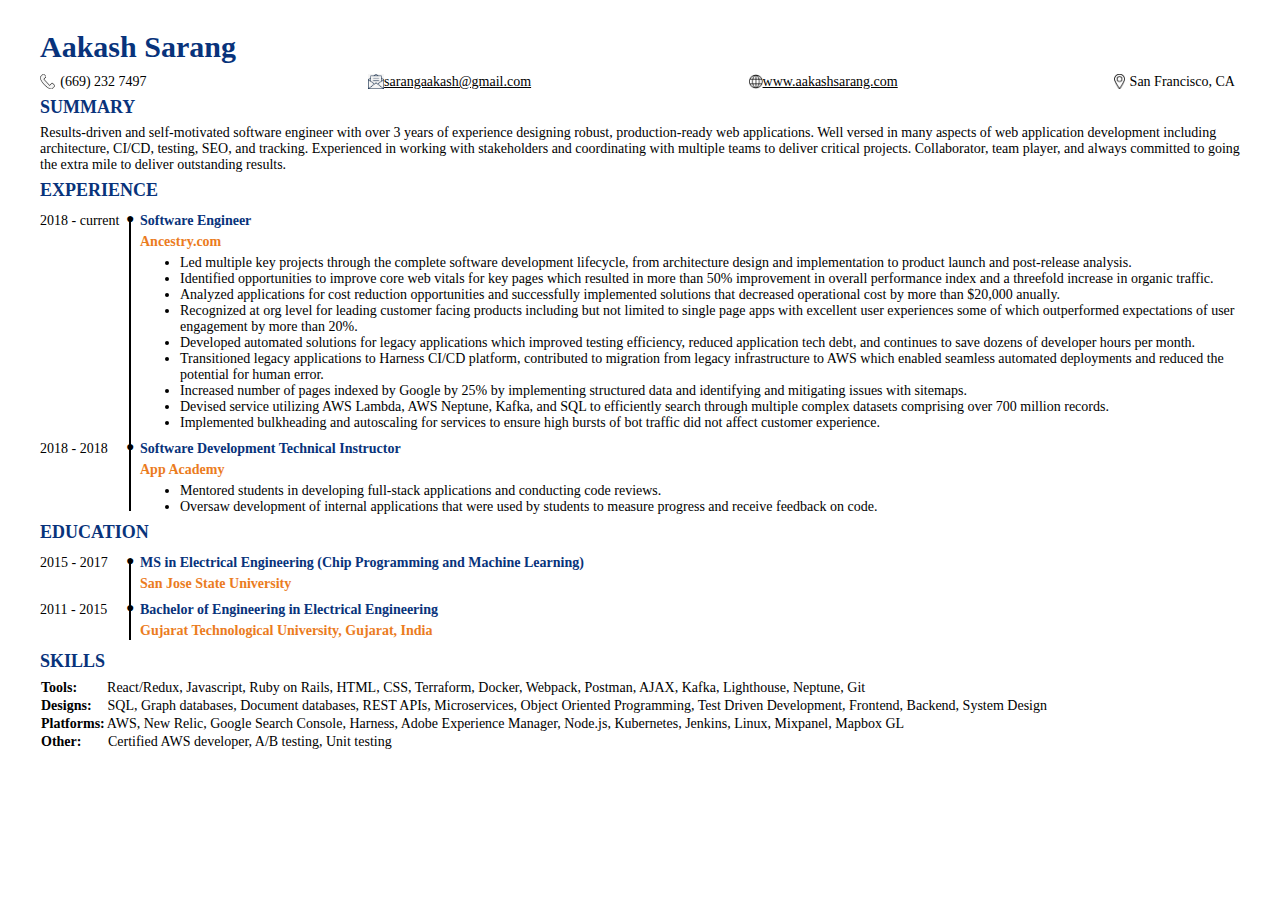
<file: elements/resume.html>
<!doctype html>
<html lang="en">
<head>
    <title>Aakash | Resume</title>
    <link rel="stylesheet" href="../css/resume.css">
    <meta name="title" content="Software Engineer" />
    <meta name="description" content="Results-driven and self-motivated software engineer with over 3 years of experience designing robust, production-ready web applications." />
    <meta name="viewport" content="width=device-width, initial-scale=1">
</head>
<body>
    <h1>Aakash Sarang</h1>
    <div class="contactSection">
            <div>
                <div>
                    <img src="../img/icons/mobileIcon.png"/>
                    <p>(669) 232 7497</p>
                </div>
                <div>
                    <img src="../img/icons/mail.png"/>
                    <a href="sarangaakash@gmail.com">sarangaakash@gmail.com</a>
                </div>
                <div>
                    <img src="../img/icons/web.webp"/>
                    <a href="http://aakashsarang.com/">www.aakashsarang.com</a>
                </div>
                <div>
                    <img src="../img/icons/location.png"/>
                    <p>San Francisco, CA</p>
                </div>
            </div>
    </div>
    <div class="summary">
        <h2>SUMMARY</h2>
        <p>Results-driven and self-motivated software engineer with over 3 years of experience designing robust, production-ready web applications. Well versed in many aspects of web application development including architecture, CI/CD, testing, SEO, and tracking. Experienced in working with stakeholders and coordinating with multiple teams to deliver critical projects. Collaborator, team player, and always committed to going the extra mile to deliver outstanding results.</p>
    </div>
    <div class="experience">
        <h2>EXPERIENCE</h2>
        <div>
            <div>
                <p class="year">2018 - current</p>
            </div>
            <div class="verticalBar">
                <div class="dot"></div>
                <div class="bar01"></div>
            </div>
            <div>
                <p class="blueTitle">Software Engineer</p>
                <p class="orangeName">Ancestry.com</p>
                <ul>
                    <li>
                        Led multiple key projects through the complete software development lifecycle, from architecture design and implementation to product launch and post-release analysis.
                    </li>
                    <li>
                        Identified opportunities to improve core web vitals for key pages which resulted in more than 50% improvement in overall performance index and a threefold increase in organic traffic.
                    </li>
                    <li>
                        Analyzed applications for cost reduction opportunities and successfully implemented solutions that decreased operational cost by more than $20,000 anually.
                    </li>
                    <li>
                        Recognized at org level for leading customer facing products including but not limited to single page apps with excellent user experiences some of which outperformed expectations of user engagement by more than 20%.
                    </li>
                    <li>
                        Developed automated solutions for legacy applications which improved testing efficiency, reduced application tech debt, and continues to save dozens of developer hours per month.
                    </li>
                    <li>
                        Transitioned legacy applications to Harness CI/CD platform, contributed to migration from legacy infrastructure to AWS which enabled seamless automated deployments and reduced the potential for human error.
                    </li>
                    <li>
                        Increased number of pages indexed by Google by 25% by implementing structured data and identifying and mitigating issues with sitemaps.
                    </li>
                    <li>
                        Devised service utilizing AWS Lambda, AWS Neptune, Kafka, and SQL to efficiently search through multiple complex datasets comprising over 700 million records.
                    </li>
                    <li>
                        Implemented bulkheading and autoscaling for services to ensure high bursts of bot traffic did not affect customer experience.
                    </li>
                </ul>
            </div>
        </div>
        <div>
            <div>
                <p class="year">2018 - 2018</p>
            </div>
            <div class="verticalBar">
                <div class="dot"></div>
                <div class="bar02"></div>
            </div>
            <div>
                <p class="blueTitle">Software Development Technical Instructor</p>
                <p class="orangeName">App Academy</p>
                <ul class="aa">
                    <li>
                        Mentored students in developing full-stack applications and conducting code reviews.
                    </li>
                    <li>
                        Oversaw development of internal applications that were used by students to measure progress and receive feedback on code.
                    </li>
                </ul>
            </div>
        </div>
    </div>

    <div class="education">
        <h2>EDUCATION</h2>
        <div class="educationContent aa">
            <div>
                <p class="year">2015 - 2017</p>
            </div>
            <div class="verticalBar">
                <div class="dot"></div>
                <div class="bar03"></div>
            </div>
            <div>
                <p class="blueTitle">MS in Electrical Engineering (Chip Programming and Machine Learning)</p>
                <p class="orangeName">San Jose State University</p>
            </div>
        </div>
        <div class="educationContent">
            <div>
                <p class="year">2011 - 2015</p>
            </div>
            <div class="verticalBar">
                <div class="dot"></div>
                <div class="bar04"></div>
            </div>
            <div>
                <p class="blueTitle">Bachelor of Engineering in Electrical Engineering</p>
                <p class="orangeName">Gujarat Technological University, Gujarat, India</p>
            </div>
        </div>
    </div>
    <div class="skillsSection">
        <h2>SKILLS</h2>
        <div class="skills">
            <div>
                <p class="skillTitle">Tools:&nbsp;&nbsp;&nbsp;&nbsp;&nbsp;&nbsp;&nbsp;&nbsp;</p>
                <p>React/Redux, Javascript, Ruby on Rails, HTML, CSS, Terraform, Docker, Webpack, Postman, AJAX, Kafka, Lighthouse, Neptune, Git</p>
            </div>
            <div>
                <p class="skillTitle">Designs:&nbsp;&nbsp;&nbsp;&nbsp;</p>
                <p>SQL, Graph databases, Document databases, REST APIs, Microservices, Object Oriented Programming, Test Driven Development, Frontend, Backend, System Design</p>
            </div>
            <div>
                <p class="skillTitle">Platforms:</p>
                <p>AWS, New Relic, Google Search Console, Harness, Adobe Experience Manager, Node.js, Kubernetes, Jenkins, Linux, Mixpanel, Mapbox GL</p>
            </div>
            <div>
                <p class="skillTitle">Other:&nbsp;&nbsp;&nbsp;&nbsp;&nbsp;&nbsp;&nbsp;</p>
                <p>Certified AWS developer, A/B testing, Unit testing</p>
            </div>
        </div>
    </div>
</body>
</html>
</file>
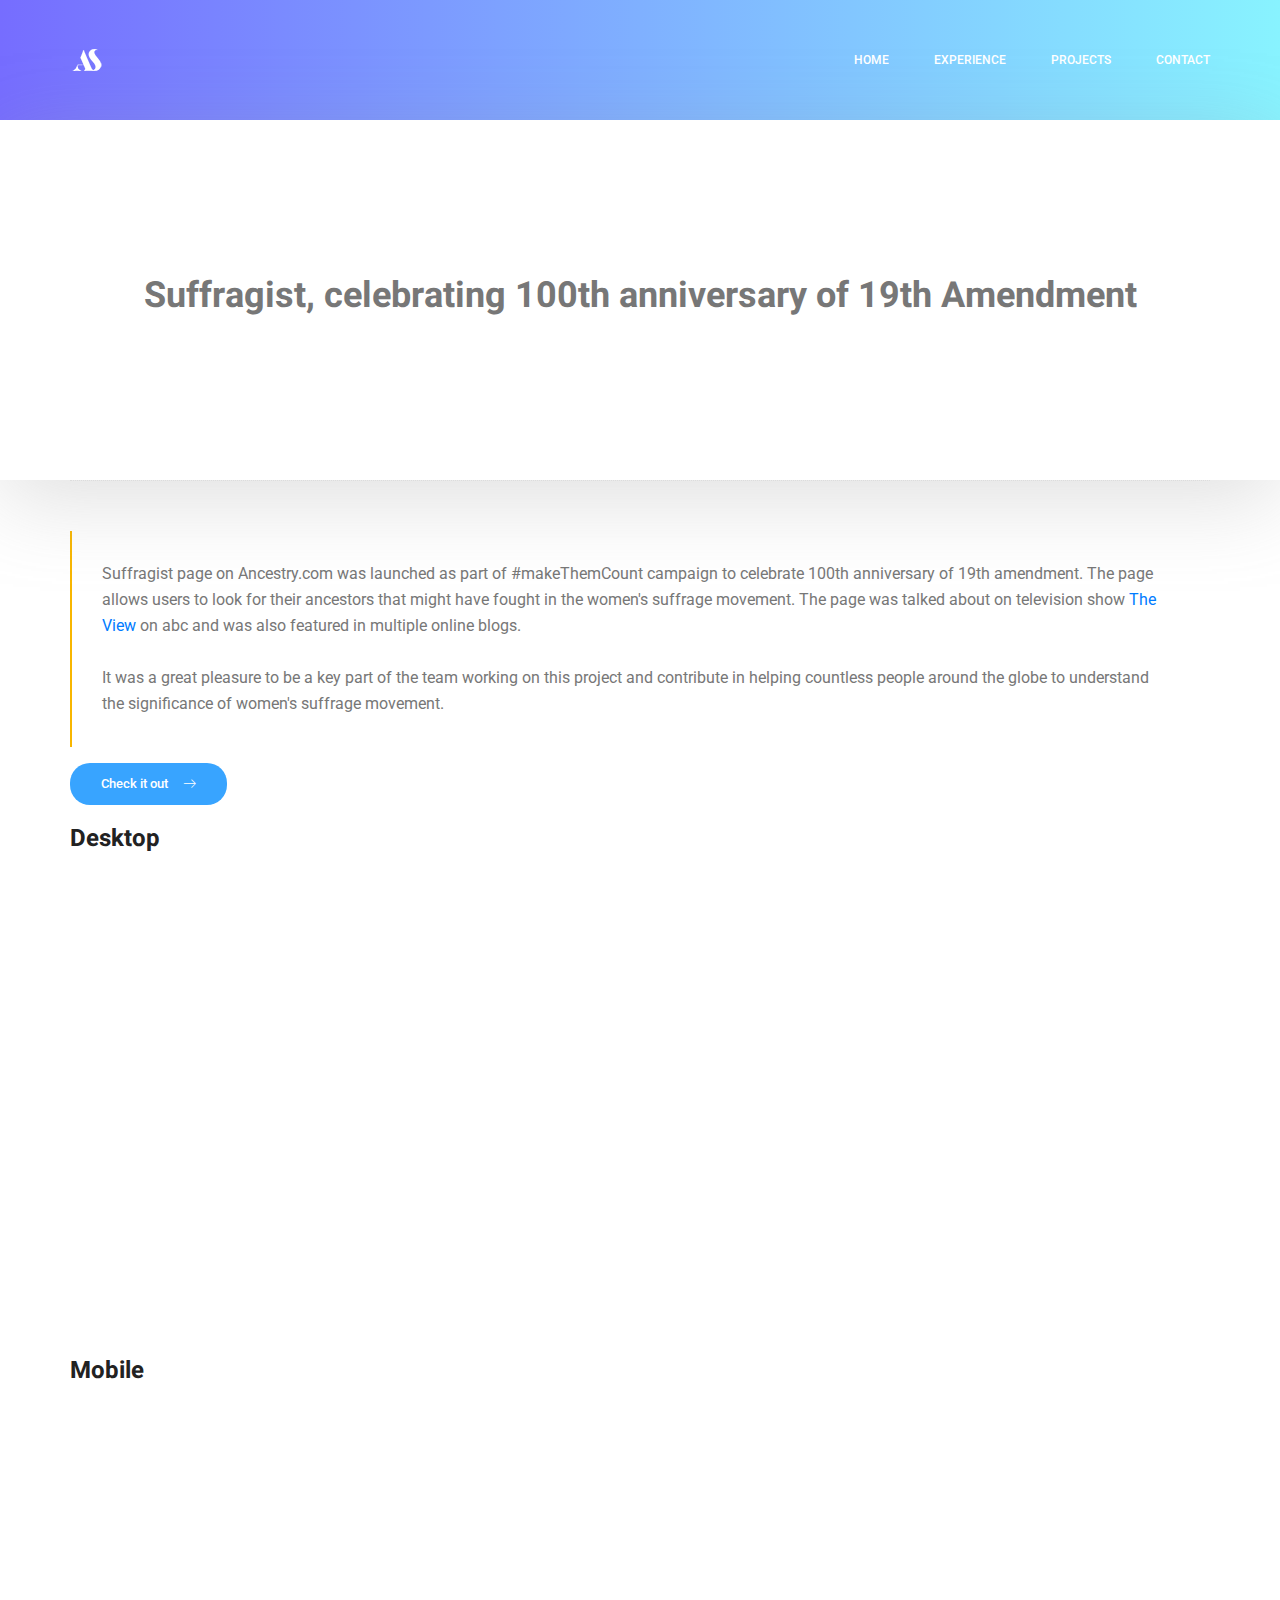
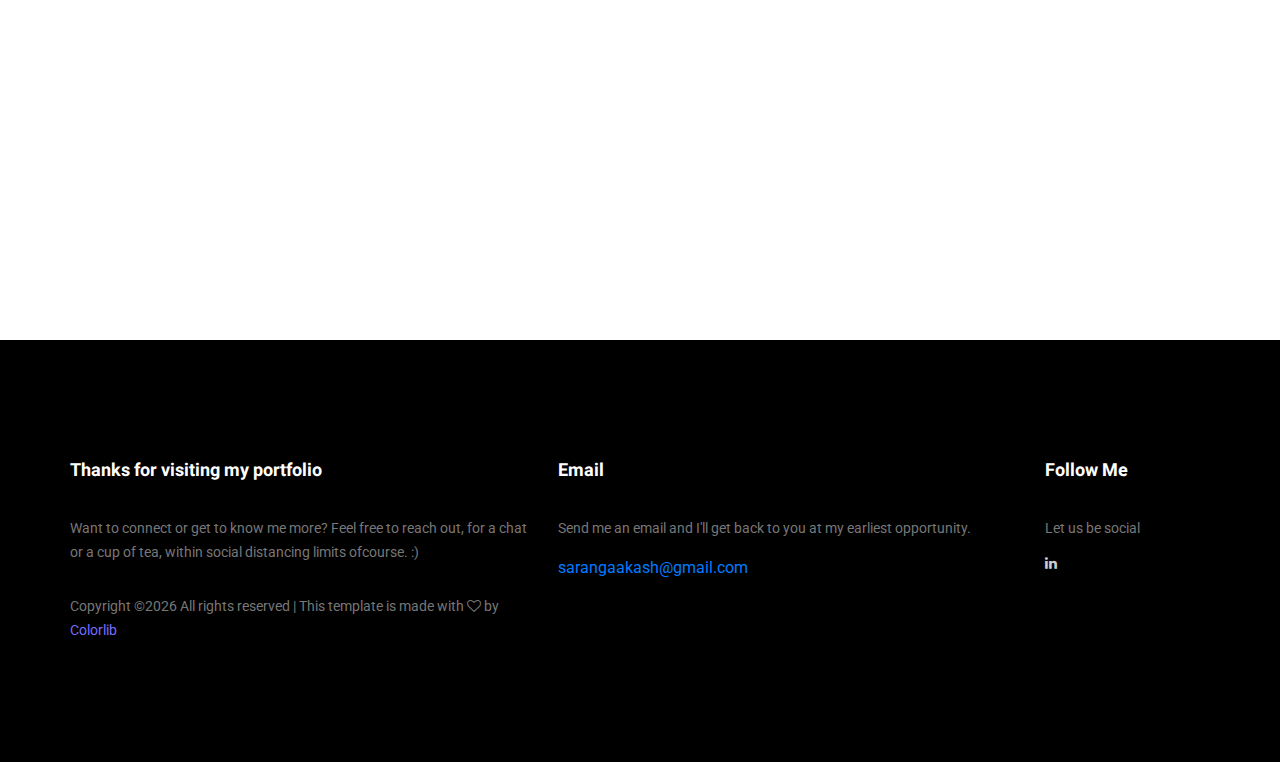
<file: elements/suffragist.html>
<!doctype html>
<html lang="en">
    <head>
        <!-- Required meta tags -->
        <meta charset="utf-8">
        <meta name="viewport" content="width=device-width, initial-scale=1, shrink-to-fit=no">
        <link rel="icon" href="../img/favicon.jpeg" type="image/png">
        <title>Aakash | Suffragist</title>
        <!-- Bootstrap CSS -->
        <link rel="stylesheet" href="../css/bootstrap.css">
		<link rel="stylesheet" href="../css/elements.css">
        <!-- main css -->
        <link rel="stylesheet" href="../css/style.css">
        <link rel="stylesheet" href="../css/responsive.css">
    </head>
    <body>

        <!--================Header Menu Area =================-->
		<header class="header_area">
			<div class="main_menu">
				<nav class="navbar navbar-expand-lg navbar-light">
					<div class="container box_1620">
						<!-- Brand and toggle get grouped for better mobile display -->
						<a class="navbar-brand logo_h" href="../index.html"><img src="../img/image.png" alt=""></a>
						<button class="navbar-toggler" type="button" data-toggle="collapse" data-target="#navbarSupportedContent" aria-controls="navbarSupportedContent" aria-expanded="false" aria-label="Toggle navigation">
							<span class="icon-bar"></span>
							<span class="icon-bar"></span>
							<span class="icon-bar"></span>
						</button>
						<!-- Collect the nav links, forms, and other content for toggling -->
						<div class="collapse navbar-collapse offset" id="navbarSupportedContent">
							<ul class="nav navbar-nav menu_nav ml-auto">
								<li class="nav-item active"><a class="nav-link" href="../index.html">Home</a></li>
								<li class="nav-item"><a class="nav-link" href="../index.html#experience">Experience</a></li>
								<li class="nav-item submenu dropdown">
									<a href="#" class="nav-link dropdown-toggle" data-toggle="dropdown" role="button" aria-haspopup="true" aria-expanded="false">Projects</a>
									<ul class="dropdown-menu">
										<li class="nav-item"><a class="nav-link" href="zuma.html">Zuma</a></li>
										<li class="nav-item"><a class="nav-link" href="MeetUs.html">Meetus.com</a></li>
										<li class="nav-item"><a class="nav-link" href="getTheBest.html">GetTheBest.com</a></li>
										<li class="nav-item"><a class="nav-link" href="peekaboo.html">Peekaboo Penguin</a></li>
										<li class="nav-item"><a class="nav-link" href="allregions.html">Ancestry DNA map</a></li>
										<li class="nav-item"><a class="nav-link" href="surnameEthnicity.html">Surname Ethnicity</a></li>
										<li class="nav-item"><a class="nav-link" href="moreAtAncestry.html">More at Ancestry</a></li>
										<li class="nav-item"><a class="nav-link" href="suffragist.html">Suffragist</a></li>
										<li class="nav-item"><a class="nav-link" href="../index.html#projects">All projects</a></li>
									</ul>
								</li>
								<li class="nav-item"><a class="nav-link" href="../index.html#contact">Contact</a></li>
							</ul>
						</div>
					</div>
				</nav>
			</div>
		</header>
        <!--================Header Menu Area =================-->

        <!--================Home Banner Area =================-->
        <section class="banner_area">
            <div class="box_1620">
				<div class="banner_inner d-flex align-items-center">
					<div class="container">
						<div class="banner_content text-center">
							<h1>Suffragist, celebrating 100th anniversary of 19th Amendment </h1>
						</div>
					</div>
				</div>
            </div>
        </section>
        <!--================End Home Banner Area =================-->

		<div class="whole-wrap">
			<div class="container mainsection">
				<div class="section-top-border">
					<blockquote class="generic-blockquote">
						Suffragist page on Ancestry.com was launched as part of #makeThemCount campaign to celebrate 100th anniversary of 19th amendment. The page allows users to look for their ancestors that might have fought in the women's suffrage movement. The page was talked about on television show <a href="https://www.youtube.com/watch?v=iQfpEpISY1s">The View</a> on abc and was also featured in multiple online blogs.
						<br />
						<br />
						It was a great pleasure to be a key part of the team working on this project and contribute in helping countless people around the globe to understand the significance of women's suffrage movement.
					</blockquote>
					<a href="https://www.ancestry.com/cs/history/womens-suffrage" class="genric-btn info circle arrow">Check it out<span class="lnr lnr-arrow-right"></span></a>
					<h3 class="mb-20 title_color">Desktop</h3>
					<div class="video">
						<div style="width:100%;height:100%;position:relative;padding-bottom:50.817%;">
							<iframe width="100%" height="100%" src="https://www.youtube.com/embed/rLPNIu5xGZU" frameborder="0" allow="accelerometer; autoplay; clipboard-write; encrypted-media; gyroscope; picture-in-picture" allowfullscreen style="width:100%;height:100%;position:absolute;left:0px;top:0px;overflow:hidden;"></iframe>
						</div>
					</div>
					<h3 class="mb-20 title_color">Mobile</h3>
					<div class="videomobile">
						<div style="width:100%;height:0px;position:relative;padding-bottom:203.390%;">
							<iframe width="100%" height="100%" src="https://www.youtube.com/embed/7l4MeEgE13s" frameborder="0" allow="accelerometer; autoplay; clipboard-write; encrypted-media; gyroscope; picture-in-picture" allowfullscreen style="width:100%;height:100%;position:absolute;left:0px;top:0px;overflow:hidden;"></iframe>
						</div>
					</div>
				</div>
			</div>
		</div>


        <!--================Footer Area =================-->
		<footer class="footer_area p_120">
			<div class="container">
				<div class="row footer_inner">
					<div class="col-lg-5 col-sm-6">
						<aside class="f_widget ab_widget">
							<div class="f_title">
								<h3>Thanks for visiting my portfolio</h3>
							</div>
							<p>Want to connect or get to know me more? Feel free to reach out, for a chat or a cup of tea, within social distancing limits ofcourse. :)</p>
							<p><!-- Link back to Colorlib can't be removed. Template is licensed under CC BY 3.0. -->
								Copyright &copy;<script>document.write(new Date().getFullYear());</script> All rights reserved | This template is made with <i class="fa fa-heart-o" aria-hidden="true"></i> by <a href="https://colorlib.com" target="_blank">Colorlib</a>
								<!-- Link back to Colorlib can't be removed. Template is licensed under CC BY 3.0. --></p>
						</aside>
					</div>
					<div class="col-lg-5 col-sm-6">
						<aside class="f_widget news_widget">
							<div class="f_title">
								<h3>Email</h3>
							</div>
							<p>Send me an email and I'll get back to you at my earliest opportunity.</p>
							<a href="mailto:sarangaakash@gmail.com">sarangaakash@gmail.com</a>
						</aside>
					</div>
					<div class="col-lg-2">
						<aside class="f_widget social_widget">
							<div class="f_title">
								<h3>Follow Me</h3>
							</div>
							<p>Let us be social</p>
							<ul class="list">
								<li><a href="https://www.linkedin.com/in/aakash-sarang-50957aa3/"><i class="fa fa-linkedin"></i></a></li>
							</ul>
						</aside>
					</div>
				</div>
			</div>
		</footer>
        <script src="../js/jquery-3.3.1.min.js"></script>
        <script src="../js/bootstrap.min.js"></script>
    </body>
</html>
</file>
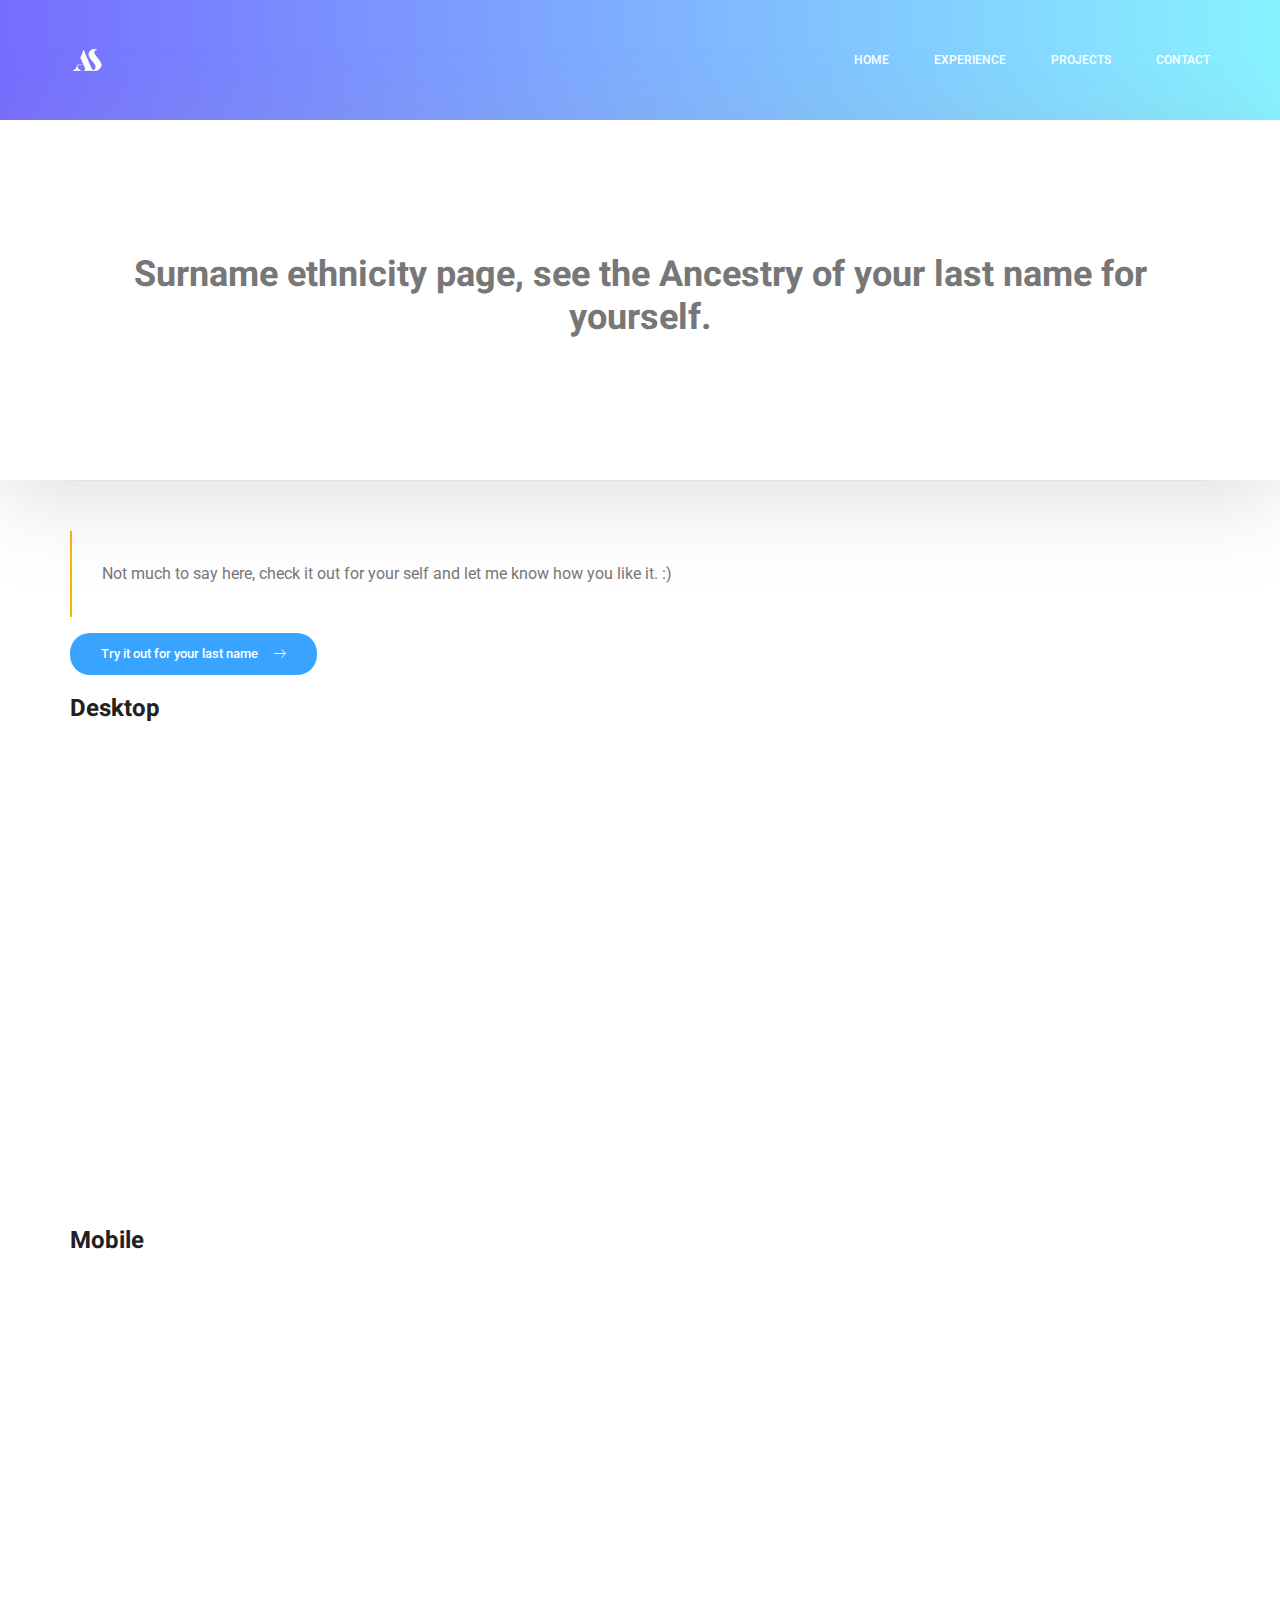
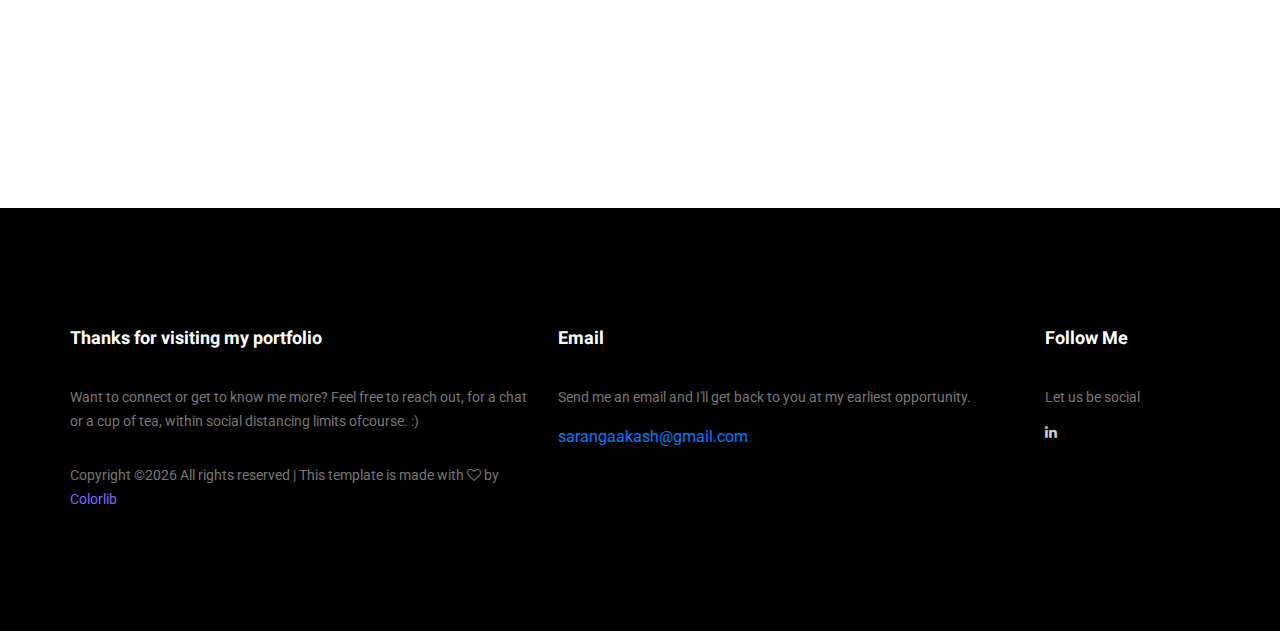
<file: elements/surnameEthnicity.html>
<!doctype html>
<html lang="en">
<head>
    <!-- Required meta tags -->
    <meta charset="utf-8">
    <meta name="viewport" content="width=device-width, initial-scale=1, shrink-to-fit=no">
    <link rel="icon" href="../img/favicon.jpeg" type="image/png">
    <title>Aakash | Surname Ethnicity</title>
    <!-- Bootstrap CSS -->
    <link rel="stylesheet" href="../css/bootstrap.css">
    <link rel="stylesheet" href="../css/elements.css">
    <!-- main css -->
    <link rel="stylesheet" href="../css/style.css">
    <link rel="stylesheet" href="../css/responsive.css">
</head>
<body>

<!--================Header Menu Area =================-->
<header class="header_area">
    <div class="main_menu">
        <nav class="navbar navbar-expand-lg navbar-light">
            <div class="container box_1620">
                <!-- Brand and toggle get grouped for better mobile display -->
                <a class="navbar-brand logo_h" href="../index.html"><img src="../img/image.png" alt=""></a>
                <button class="navbar-toggler" type="button" data-toggle="collapse" data-target="#navbarSupportedContent" aria-controls="navbarSupportedContent" aria-expanded="false" aria-label="Toggle navigation">
                    <span class="icon-bar"></span>
                    <span class="icon-bar"></span>
                    <span class="icon-bar"></span>
                </button>
                <!-- Collect the nav links, forms, and other content for toggling -->
                <div class="collapse navbar-collapse offset" id="navbarSupportedContent">
                    <ul class="nav navbar-nav menu_nav ml-auto">
                        <li class="nav-item active"><a class="nav-link" href="../index.html">Home</a></li>
                        <li class="nav-item"><a class="nav-link" href="../index.html#experience">Experience</a></li>
                        <li class="nav-item submenu dropdown">
                            <a href="#" class="nav-link dropdown-toggle" data-toggle="dropdown" role="button" aria-haspopup="true" aria-expanded="false">Projects</a>
                            <ul class="dropdown-menu">
                                <li class="nav-item"><a class="nav-link" href="zuma.html">Zuma</a></li>
                                <li class="nav-item"><a class="nav-link" href="MeetUs.html">Meetus.com</a></li>
                                <li class="nav-item"><a class="nav-link" href="getTheBest.html">GetTheBest.com</a></li>
                                <li class="nav-item"><a class="nav-link" href="peekaboo.html">Peekaboo Penguin</a></li>
                                <li class="nav-item"><a class="nav-link" href="surnameEthnicity.html">Ancestry DNA</a></li>
                                <li class="nav-item"><a class="nav-link" href="allregions.html">Ethnicity Map</a></li>
                                <li class="nav-item"><a class="nav-link" href="suffragist.html">Suffragist</a></li>
                                <li class="nav-item"><a class="nav-link" href="moreAtAncestry.html">More at Ancestry</a></li>
                                <li class="nav-item"><a class="nav-link" href="../index.html">All projects</a></li>
                            </ul>
                        </li>
                        <li class="nav-item"><a class="nav-link" href="../index.html#contact">Contact</a></li>
                    </ul>
                </div>
            </div>
        </nav>
    </div>
</header>
<!--================Header Menu Area =================-->

<!--================Home Banner Area =================-->
<section class="banner_area">
    <div class="box_1620">
        <div class="banner_inner d-flex align-items-center">
            <div class="container">
                <div class="banner_content text-center">
                    <h1>Surname ethnicity page, see the Ancestry of your last name for yourself.</h1>
                </div>
            </div>
        </div>
    </div>
</section>
<!--================End Home Banner Area =================-->

<div class="whole-wrap">
    <div class="container mainsection">
        <div class="section-top-border">
            <blockquote class="generic-blockquote">
                Not much to say here, check it out for your self and let me know how you like it. :)
            </blockquote>
            <a href="https://ancestry.com/ethnicity/surnames" class="genric-btn info circle arrow">Try it out for your last name<span class="lnr lnr-arrow-right"></span></a>
            <h3 class="mb-20 title_color">Desktop</h3>
            <div class="video">
                <div style="width:100%;height:100%;position:relative;padding-bottom:50.817%;">
                    <iframe width="100%" height="100%" src="https://www.youtube.com/embed/xzkbQVTVHYM" frameborder="0" allow="accelerometer; autoplay; clipboard-write; encrypted-media; gyroscope; picture-in-picture" allowfullscreen style="width:100%;height:100%;position:absolute;left:0px;top:0px;overflow:hidden;"></iframe>
                </div>
            </div>
            <h3 class="mb-20 title_color">Mobile</h3>
            <div class="videomobile">
                <div style="width:100%;height:0px;position:relative;padding-bottom:202.817%;">
                    <iframe width="100%" height="100%" src="https://www.youtube.com/embed/7Fz2hS51-ng" frameborder="0" allow="accelerometer; autoplay; clipboard-write; encrypted-media; gyroscope; picture-in-picture" allowfullscreen style="width:100%;height:100%;position:absolute;left:0px;top:0px;overflow:hidden;"></iframe>
                </div>
            </div>
        </div>
    </div>
</div>


<!--================Footer Area =================-->
<footer class="footer_area p_120">
    <div class="container">
        <div class="row footer_inner">
            <div class="col-lg-5 col-sm-6">
                <aside class="f_widget ab_widget">
                    <div class="f_title">
                        <h3>Thanks for visiting my portfolio</h3>
                    </div>
                    <p>Want to connect or get to know me more? Feel free to reach out, for a chat or a cup of tea, within social distancing limits ofcourse. :)</p>
                    <p><!-- Link back to Colorlib can't be removed. Template is licensed under CC BY 3.0. -->
                        Copyright &copy;<script>document.write(new Date().getFullYear());</script> All rights reserved | This template is made with <i class="fa fa-heart-o" aria-hidden="true"></i> by <a href="https://colorlib.com" target="_blank">Colorlib</a>
                        <!-- Link back to Colorlib can't be removed. Template is licensed under CC BY 3.0. --></p>
                </aside>
            </div>
            <div class="col-lg-5 col-sm-6">
                <aside class="f_widget news_widget">
                    <div class="f_title">
                        <h3>Email</h3>
                    </div>
                    <p>Send me an email and I'll get back to you at my earliest opportunity.</p>
                    <a href="mailto:sarangaakash@gmail.com">sarangaakash@gmail.com</a>
                </aside>
            </div>
            <div class="col-lg-2">
                <aside class="f_widget social_widget">
                    <div class="f_title">
                        <h3>Follow Me</h3>
                    </div>
                    <p>Let us be social</p>
                    <ul class="list">
                        <li><a href="https://www.linkedin.com/in/aakash-sarang-50957aa3/"><i class="fa fa-linkedin"></i></a></li>
                    </ul>
                </aside>
            </div>
        </div>
    </div>
</footer>
<script src="../js/jquery-3.3.1.min.js"></script>
<script src="../js/bootstrap.min.js"></script>
</body>
</html>
</file>
<file: css/style.css>
/*----------------------------------------------------
@File: Default Styles
@Author: Rocky Ahmed
@URL: http://wethemez.com
Author E-mail: rockybd1995@gmail.com

This file contains the styling for the actual theme, this
is the file you need to edit to change the look of the
theme.
---------------------------------------------------- */
/*=====================================================================
@Template Name: Builder Construction
@Author: Rocky Ahmed
@Developed By: Rocky Ahmed
@Developer URL: http://rocky.wethemez.com
Author E-mail: rockybd1995@gmail.com

@Default Styles

Table of Content:
01/ Variables
02/ predefin
03/ header
04/ button
05/ banner
06/ breadcrumb
07/ about
08/ team
09/ project
10/ price
11/ team
12/ blog
13/ video
14/ features
15/ career
16/ contact
17/ footer

=====================================================================*/
/*----------------------------------------------------*/
/*font Variables*/
/*Color Variables*/
/*=================== fonts ====================*/
@import url("https://fonts.googleapis.com/css?family=Heebo:300,400,700,900|Roboto:300,400,500,700");
/*---------------------------------------------------- */
/*----------------------------------------------------*/
.list {
  list-style: none;
  margin: 0px;
  padding: 0px; }

a {
  text-decoration: none;
  transition: all 0.3s ease-in-out; }
  a:hover, a:focus {
    text-decoration: none;
    outline: none; }

.row.m0 {
  margin: 0px; }

body {
  line-height: 26px;
  font-size: 16px;
  font-family: "Roboto", sans-serif;
  font-weight: normal;
  color: #777777; }

h1, h2, h3, h4, h5, h6 {
  font-family: "Heebo", sans-serif;
  font-weight: bold; }

button:focus {
  outline: none;
  box-shadow: none; }

.p0 {
  padding-left: 0px;
  padding-right: 0px; }

.p_120 {
  padding-top: 120px;
  padding-bottom: 120px; }

.p_100 {
  padding-top: 100px;
  padding-bottom: 100px; }

.pad_top {
  padding-top: 120px; }

.pad_bt {
  padding-bottom: 120px; }

.mt-25 {
  margin-top: 25px; }

@media (min-width: 1200px) {
  .container {
    max-width: 1170px; } }

@media (min-width: 1620px) {
  .box_1620 {
    max-width: 1620px;
    margin: auto;
    width: 100%;
    padding-left: 0px;
    padding-right: 0px; } }
/* Main Title Area css
============================================================================================ */
.main_title {
  text-align: center;
  max-width: 670px;
  margin: 0px auto 75px; }
  .main_title h2 {
    font-family: "Heebo", sans-serif;
    font-size: 36px;
    color: #222222;
    margin-bottom: 15px;
    text-transform: uppercase; }
  .main_title p {
    font-size: 16px;
    font-family: "Roboto", sans-serif;
    font-weight: normal;
    line-height: 26px;
    color: #777777;
    margin-bottom: 0px; }

/* End Main Title Area css
============================================================================================ */
/*---------------------------------------------------- */
/*----------------------------------------------------*/
.header_area {
  position: absolute;
  width: 100%;
  top: 0;
  left: 0;
  z-index: 99;
  transition: background 0.4s, all 0.3s linear; }
  .header_area .navbar {
    background: transparent;
    padding: 0px;
    border: 0px;
    border-radius: 0px; }
    .header_area .navbar .nav .nav-item {
      margin-right: 45px; }
      .header_area .navbar .nav .nav-item .nav-link {
        font: 500 12px/120px "Roboto", sans-serif;
        text-transform: uppercase;
        color: #fff;
        padding: 0px;
        display: inline-block; }
        .header_area .navbar .nav .nav-item .nav-link:after {
          display: none; }
      .header_area .navbar .nav .nav-item:hover .nav-link, .header_area .navbar .nav .nav-item.active .nav-link {
        color: #fff; }
      .header_area .navbar .nav .nav-item.submenu {
        position: relative; }
        .header_area .navbar .nav .nav-item.submenu ul {
          border: none;
          padding: 0px;
          border-radius: 0px;
          box-shadow: none;
          margin: 0px;
          background: #fff;
          box-shadow: 0px 3px 16px 0px rgba(0, 0, 0, 0.1); }
          @media (min-width: 992px) {
            .header_area .navbar .nav .nav-item.submenu ul {
              position: absolute;
              top: 120%;
              left: 0px;
              min-width: 200px;
              text-align: left;
              opacity: 0;
              transition: all 300ms ease-in;
              visibility: hidden;
              display: block;
              border: none;
              padding: 0px;
              border-radius: 0px; } }
          .header_area .navbar .nav .nav-item.submenu ul:before {
            content: "";
            width: 0;
            height: 0;
            border-style: solid;
            border-width: 10px 10px 0 10px;
            border-color: #eeeeee transparent transparent transparent;
            position: absolute;
            right: 24px;
            top: 45px;
            z-index: 3;
            opacity: 0;
            transition: all 400ms linear; }
          .header_area .navbar .nav .nav-item.submenu ul .nav-item {
            display: block;
            float: none;
            margin-right: 0px;
            border-bottom: 1px solid #ededed;
            margin-left: 0px;
            transition: all 0.4s linear; }
            .header_area .navbar .nav .nav-item.submenu ul .nav-item .nav-link {
              line-height: 45px;
              color: #222222;
              padding: 0px 30px;
              transition: all 150ms linear;
              display: block;
              margin-right: 0px; }
            .header_area .navbar .nav .nav-item.submenu ul .nav-item:last-child {
              border-bottom: none; }
            .header_area .navbar .nav .nav-item.submenu ul .nav-item:hover .nav-link {
              background: #766dff;
              color: #fff; }
        @media (min-width: 992px) {
          .header_area .navbar .nav .nav-item.submenu:hover ul {
            visibility: visible;
            opacity: 1;
            top: 100%; } }
        .header_area .navbar .nav .nav-item.submenu:hover ul .nav-item {
          margin-top: 0px; }
      .header_area .navbar .nav .nav-item:last-child {
        margin-right: 0px; }
    .header_area .navbar .search {
      font-size: 12px;
      line-height: 60px;
      display: inline-block;
      color: #222222;
      margin-left: 80px; }
      .header_area .navbar .search i {
        font-weight: 600; }
  .header_area.navbar_fixed .main_menu {
    position: fixed;
    width: 100%;
    top: -70px;
    left: 0;
    right: 0;
    background: #000;
    transform: translateY(70px);
    transition: transform 500ms ease, background 500ms ease;
    -webkit-transition: transform 500ms ease, background 500ms ease;
    box-shadow: 0px 3px 16px 0px rgba(0, 0, 0, 0.1); }
    .header_area.navbar_fixed .main_menu .navbar .nav .nav-item .nav-link {
      line-height: 70px; }

.top_menu {
  background: #f9f9ff; }
  .top_menu .header_social li {
    display: inline-block;
    margin-right: 15px; }
    .top_menu .header_social li a {
      font-size: 14px;
      color: #777777;
      display: inline-block;
      line-height: 42px;
      transition: all 300ms linear 0s; }
    .top_menu .header_social li:last-child {
      margin-right: 0px; }
    .top_menu .header_social li:hover a {
      color: #766dff; }
  .top_menu .dn_btn {
    line-height: 42px;
    display: inline-block;
    font-size: 12px;
    margin-right: 30px;
    font-family: "Roboto", sans-serif;
    font-weight: normal;
    color: #777777;
    transition: all 300ms linear 0s; }
    .top_menu .dn_btn:hover {
      color: #766dff; }
    .top_menu .dn_btn:last-child {
      margin-right: 0px; }
  .top_menu .lan_pack {
    height: 30px;
    border: 1px solid #eeeeee;
    border-radius: 3px;
    line-height: 28px;
    font-size: 12px;
    font-family: "Roboto", sans-serif;
    font-weight: 500;
    padding-left: 19px;
    padding-right: 36px;
    color: #777777;
    background: #f9f9ff;
    margin-right: 5px;
    margin-top: 8px; }
    .top_menu .lan_pack .current {
      color: #777777; }
    .top_menu .lan_pack:after {
      content: "\f0d7";
      border: none !important;
      font: normal normal normal 12px/1 FontAwesome;
      transform: rotate(0deg);
      height: auto;
      margin-top: -6px;
      right: 20px; }

/*---------------------------------------------------- */
/*----------------------------------------------------*/
/* Home Banner Area css
============================================================================================ */
.home_banner_area {
  position: relative;
  z-index: 1;
  background-image: -moz-linear-gradient(0deg, #766dff 0%, #88f3ff 100%);
  background-image: -webkit-linear-gradient(0deg, #766dff 0%, #88f3ff 100%);
  background-image: -ms-linear-gradient(0deg, #766dff 0%, #88f3ff 100%);
  margin-bottom: 200px; }
  .home_banner_area .box_1620 {
    min-height: 700px;
    border-radius: 12px;
    position: relative;
    bottom: -200px;
    background: #fff;
    padding: 30px;
    box-shadow: 0px 20px 80px 0px rgba(153, 153, 153, 0.3); }
  .home_banner_area .banner_inner {
    position: relative;
    width: 100%;
    min-height: 700px;
    display: flex; }
    .home_banner_area .banner_inner .banner_content {
      color: #222222;
      vertical-align: middle;
      align-self: center;
      text-align: left; }
      .home_banner_area .banner_inner .banner_content .media .d-flex {
        padding-right: 125px; }
      .home_banner_area .banner_inner .banner_content .media .media-body {
        vertical-align: middle;
        align-self: center; }

.blog_banner {
  min-height: 780px;
  position: relative;
  z-index: 1;
  overflow: hidden;
  margin-bottom: 0px; }
  .blog_banner .banner_inner {
    background: #04091e;
    position: relative;
    overflow: hidden;
    width: 100%;
    min-height: 780px;
    z-index: 1; }
    .blog_banner .banner_inner .overlay {
      background: url(../img/banner/banner-2.jpg) no-repeat scroll center center;
      opacity: .5;
      height: 125%;
      position: absolute;
      left: 0px;
      top: 0px;
      width: 100%;
      z-index: -1; }
    .blog_banner .banner_inner .blog_b_text {
      max-width: 700px;
      margin: auto;
      color: #fff; }
      .blog_banner .banner_inner .blog_b_text h2 {
        font-size: 60px;
        font-weight: bold;
        font-family: "Heebo", sans-serif;
        line-height: 66px;
        margin-bottom: 15px;
        text-transform: uppercase; }
      .blog_banner .banner_inner .blog_b_text p {
        font-size: 16px;
        margin-bottom: 35px; }
      .blog_banner .banner_inner .blog_b_text .white_bg_btn {
        line-height: 42px;
        padding: 0px 45px;
        border-radius: 5px; }

.banner_box {
  max-width: 1620px;
  margin: auto; }

.banner_area {
  position: relative;
  z-index: 1;
  min-height: 350px;
  background-image: -moz-linear-gradient(0deg, #766dff 0%, #88f3ff 100%);
  background-image: -webkit-linear-gradient(0deg, #766dff 0%, #88f3ff 100%);
  background-image: -ms-linear-gradient(0deg, #766dff 0%, #88f3ff 100%);
  margin-bottom: 120px; }
  .banner_area .box_1620 {
    background: #fff;
    min-height: 360px;
    border-radius: 12px;
    position: relative;
    bottom: -120px;
    box-shadow: 0px 20px 80px 0px rgba(153, 153, 153, 0.3); }
  .banner_area .banner_inner {
    position: relative;
    overflow: hidden;
    width: 100%;
    min-height: 360px;
    z-index: 1; }
    .banner_area .banner_inner .banner_content h2 {
      color: #222222;
      font-size: 48px;
      font-family: "Heebo", sans-serif;
      margin-bottom: 0px;
      font-weight: bold; }
    .banner_area .banner_inner .banner_content .page_link a {
      font-size: 14px;
      color: #222222;
      font-family: "Roboto", sans-serif;
      margin-right: 32px;
      position: relative; }
      .banner_area .banner_inner .banner_content .page_link a:before {
        content: "\e87a";
        font-family: 'Linearicons-Free';
        position: absolute;
        right: -25px;
        top: 50%;
        transform: translateY(-50%); }
      .banner_area .banner_inner .banner_content .page_link a:last-child {
        margin-right: 0px; }
        .banner_area .banner_inner .banner_content .page_link a:last-child:before {
          display: none; }
      .banner_area .banner_inner .banner_content .page_link a:hover {
        color: #766dff; }

/* End Home Banner Area css
============================================================================================ */
/*---------------------------------------------------- */
/*----------------------------------------------------*/
/* Latest Blog Area css
============================================================================================ */
.latest_blog_inner {
  margin-bottom: -30px; }

.l_blog_item {
  margin-bottom: 30px; }
  .l_blog_item .date {
    font-size: 13px;
    font-family: "Roboto", sans-serif;
    font-weight: normal;
    color: #777777;
    margin-top: 20px;
    display: block;
    margin-bottom: 15px; }
  .l_blog_item h4 {
    font-size: 18px;
    line-height: 24px;
    color: #222222;
    border-bottom: 1px solid #eeeeee;
    padding-bottom: 20px;
    margin-bottom: 20px;
    transition: all 300ms linear 0s; }
  .l_blog_item p {
    margin-bottom: 0px; }
  .l_blog_item:hover h4 {
    color: #766dff; }

/* End Latest Blog Area css
============================================================================================ */
/*================= latest_blog_area css =============*/
.single-recent-blog-post {
  margin-bottom: 30px; }
  .single-recent-blog-post .thumb {
    overflow: hidden; }
    .single-recent-blog-post .thumb img {
      transition: all 0.7s linear; }
  .single-recent-blog-post .details {
    padding-top: 30px; }
    .single-recent-blog-post .details .sec_h4 {
      line-height: 24px;
      padding: 10px 0px 13px;
      transition: all 0.3s linear; }
      .single-recent-blog-post .details .sec_h4:hover {
        color: #777777; }
  .single-recent-blog-post .date {
    font-size: 14px;
    line-height: 24px;
    font-weight: 400; }
  .single-recent-blog-post:hover img {
    transform: scale(1.23) rotate(10deg); }

.tags .tag_btn {
  font-size: 12px;
  font-weight: 500;
  line-height: 20px;
  border: 1px solid #eeeeee;
  display: inline-block;
  padding: 1px 18px;
  text-align: center;
  color: #222222; }
  .tags .tag_btn:before {
    background: #766dff; }
  .tags .tag_btn + .tag_btn {
    margin-left: 2px; }

/*========= blog_categorie_area css ===========*/
.blog_categorie_area {
  padding-top: 80px;
  padding-bottom: 80px; }

.categories_post {
  position: relative;
  text-align: center;
  cursor: pointer; }
  .categories_post img {
    max-width: 100%; }
  .categories_post .categories_details {
    position: absolute;
    top: 20px;
    left: 20px;
    right: 20px;
    bottom: 20px;
    background: rgba(34, 34, 34, 0.8);
    color: #fff;
    transition: all 0.3s linear;
    display: flex;
    align-items: center;
    justify-content: center; }
    .categories_post .categories_details h5 {
      margin-bottom: 0px;
      font-size: 18px;
      line-height: 26px;
      text-transform: uppercase;
      color: #fff;
      position: relative; }
    .categories_post .categories_details p {
      font-weight: 300;
      font-size: 14px;
      line-height: 26px;
      margin-bottom: 0px; }
    .categories_post .categories_details .border_line {
      margin: 10px 0px;
      background: #fff;
      width: 100%;
      height: 1px; }
  .categories_post:hover .categories_details {
    background-image: -moz-linear-gradient(0deg, #766dff 0%, #88f3ff 100%);
    background-image: -webkit-linear-gradient(0deg, #766dff 0%, #88f3ff 100%);
    background-image: -ms-linear-gradient(0deg, #766dff 0%, #88f3ff 100%);
    opacity: 0.851; }

/*============ blog_left_sidebar css ==============*/
.blog_item {
  margin-bottom: 40px; }

.blog_info {
  padding-top: 30px; }
  .blog_info .post_tag {
    padding-bottom: 20px; }
    .blog_info .post_tag a {
      font: 300 14px/21px "Roboto", sans-serif;
      color: #222222; }
      .blog_info .post_tag a:hover {
        color: #777777; }
      .blog_info .post_tag a.active {
        color: #766dff; }
  .blog_info .blog_meta li a {
    font: 300 14px/20px "Roboto", sans-serif;
    color: #777777;
    vertical-align: middle;
    padding-bottom: 12px;
    display: inline-block; }
    .blog_info .blog_meta li a i {
      color: #222222;
      font-size: 16px;
      font-weight: 600;
      padding-left: 15px;
      line-height: 20px;
      vertical-align: middle; }
    .blog_info .blog_meta li a:hover {
      color: #766dff; }

.blog_post img {
  max-width: 100%; }

.blog_details {
  padding-top: 20px; }
  .blog_details h2 {
    font-size: 24px;
    line-height: 36px;
    color: #222222;
    font-weight: 600;
    transition: all 0.3s linear; }
    .blog_details h2:hover {
      color: #766dff; }
  .blog_details p {
    margin-bottom: 26px; }

.view_btn {
  font-size: 14px;
  line-height: 36px;
  display: inline-block;
  color: #222222;
  font-weight: 500;
  padding: 0px 30px;
  background: #fff; }

.blog_right_sidebar {
  border: 1px solid #eeeeee;
  background: #fafaff;
  padding: 30px; }
  .blog_right_sidebar .widget_title {
    font-size: 18px;
    line-height: 25px;
    background: #766dff;
    text-align: center;
    color: #fff;
    padding: 8px 0px;
    margin-bottom: 30px; }
  .blog_right_sidebar .search_widget .input-group .form-control {
    font-size: 14px;
    line-height: 29px;
    border: 0px;
    width: 100%;
    font-weight: 300;
    color: #fff;
    padding-left: 20px;
    border-radius: 45px;
    z-index: 0;
    background: #766dff; }
    .blog_right_sidebar .search_widget .input-group .form-control.placeholder {
      color: #fff; }
    .blog_right_sidebar .search_widget .input-group .form-control:-moz-placeholder {
      color: #fff; }
    .blog_right_sidebar .search_widget .input-group .form-control::-moz-placeholder {
      color: #fff; }
    .blog_right_sidebar .search_widget .input-group .form-control::-webkit-input-placeholder {
      color: #fff; }
    .blog_right_sidebar .search_widget .input-group .form-control:focus {
      box-shadow: none; }
  .blog_right_sidebar .search_widget .input-group .btn-default {
    position: absolute;
    right: 20px;
    background: transparent;
    border: 0px;
    box-shadow: none;
    font-size: 14px;
    color: #fff;
    padding: 0px;
    top: 50%;
    transform: translateY(-50%);
    z-index: 1; }
  .blog_right_sidebar .author_widget {
    text-align: center; }
    .blog_right_sidebar .author_widget h4 {
      font-size: 18px;
      line-height: 20px;
      color: #222222;
      margin-bottom: 5px;
      margin-top: 30px; }
    .blog_right_sidebar .author_widget p {
      margin-bottom: 0px; }
    .blog_right_sidebar .author_widget .social_icon {
      padding: 7px 0px 15px; }
      .blog_right_sidebar .author_widget .social_icon a {
        font-size: 14px;
        color: #222222;
        transition: all 0.2s linear; }
        .blog_right_sidebar .author_widget .social_icon a + a {
          margin-left: 20px; }
        .blog_right_sidebar .author_widget .social_icon a:hover {
          color: #766dff; }
  .blog_right_sidebar .popular_post_widget .post_item .media-body {
    justify-content: center;
    align-self: center;
    padding-left: 20px; }
    .blog_right_sidebar .popular_post_widget .post_item .media-body h3 {
      font-size: 14px;
      line-height: 20px;
      color: #222222;
      margin-bottom: 4px;
      transition: all 0.3s linear; }
      .blog_right_sidebar .popular_post_widget .post_item .media-body h3:hover {
        color: #766dff; }
    .blog_right_sidebar .popular_post_widget .post_item .media-body p {
      font-size: 12px;
      line-height: 21px;
      margin-bottom: 0px; }
  .blog_right_sidebar .popular_post_widget .post_item + .post_item {
    margin-top: 20px; }
  .blog_right_sidebar .post_category_widget .cat-list li {
    border-bottom: 2px dotted #eee;
    transition: all 0.3s ease 0s;
    padding-bottom: 12px; }
    .blog_right_sidebar .post_category_widget .cat-list li a {
      font-size: 14px;
      line-height: 20px;
      color: #777; }
      .blog_right_sidebar .post_category_widget .cat-list li a p {
        margin-bottom: 0px; }
    .blog_right_sidebar .post_category_widget .cat-list li + li {
      padding-top: 15px; }
    .blog_right_sidebar .post_category_widget .cat-list li:hover {
      border-color: #766dff; }
      .blog_right_sidebar .post_category_widget .cat-list li:hover a {
        color: #766dff; }
  .blog_right_sidebar .newsletter_widget {
    text-align: center; }
    .blog_right_sidebar .newsletter_widget .form-group {
      margin-bottom: 8px; }
    .blog_right_sidebar .newsletter_widget .input-group-prepend {
      margin-right: -1px; }
    .blog_right_sidebar .newsletter_widget .input-group-text {
      background: #fff;
      border-radius: 0px;
      vertical-align: top;
      font-size: 12px;
      line-height: 36px;
      padding: 0px 0px 0px 15px;
      border: 1px solid #eeeeee;
      border-right: 0px; }
    .blog_right_sidebar .newsletter_widget .form-control {
      font-size: 12px;
      line-height: 24px;
      color: #cccccc;
      border: 1px solid #eeeeee;
      border-left: 0px;
      border-radius: 0px; }
      .blog_right_sidebar .newsletter_widget .form-control.placeholder {
        color: #cccccc; }
      .blog_right_sidebar .newsletter_widget .form-control:-moz-placeholder {
        color: #cccccc; }
      .blog_right_sidebar .newsletter_widget .form-control::-moz-placeholder {
        color: #cccccc; }
      .blog_right_sidebar .newsletter_widget .form-control::-webkit-input-placeholder {
        color: #cccccc; }
      .blog_right_sidebar .newsletter_widget .form-control:focus {
        outline: none;
        box-shadow: none; }
    .blog_right_sidebar .newsletter_widget .bbtns {
      background: #766dff;
      color: #fff;
      font-size: 12px;
      line-height: 38px;
      display: inline-block;
      font-weight: 500;
      padding: 0px 24px 0px 24px;
      border-radius: 0; }
    .blog_right_sidebar .newsletter_widget .text-bottom {
      font-size: 12px; }
  .blog_right_sidebar .tag_cloud_widget ul li {
    display: inline-block; }
    .blog_right_sidebar .tag_cloud_widget ul li a {
      display: inline-block;
      border: 1px solid #eee;
      background: #fff;
      padding: 0px 13px;
      margin-bottom: 8px;
      transition: all 0.3s ease 0s;
      color: #222222;
      font-size: 12px; }
      .blog_right_sidebar .tag_cloud_widget ul li a:hover {
        background-image: -moz-linear-gradient(0deg, #766dff 0%, #88f3ff 100%);
        background-image: -webkit-linear-gradient(0deg, #766dff 0%, #88f3ff 100%);
        background-image: -ms-linear-gradient(0deg, #766dff 0%, #88f3ff 100%);
        color: #fff; }
  .blog_right_sidebar .br {
    width: 100%;
    height: 1px;
    background: #eeeeee;
    margin: 30px 0px; }

.blog-pagination {
  padding-top: 25px;
  padding-bottom: 95px; }
  .blog-pagination .page-link {
    border-radius: 0; }
  .blog-pagination .page-item {
    border: none; }

.page-link {
  background: transparent;
  font-weight: 400; }

.blog-pagination .page-item.active .page-link {
  background-color: #766dff;
  border-color: transparent;
  color: #fff; }

.blog-pagination .page-link {
  position: relative;
  display: block;
  padding: 0.5rem 0.75rem;
  margin-left: -1px;
  line-height: 1.25;
  color: #8a8a8a;
  border: none; }

.blog-pagination .page-link .lnr {
  font-weight: 600; }

.blog-pagination .page-item:last-child .page-link,
.blog-pagination .page-item:first-child .page-link {
  border-radius: 0; }

.blog-pagination .page-link:hover {
  color: #fff;
  text-decoration: none;
  background-color: #766dff;
  border-color: #eee; }

/*============ Start Blog Single Styles  =============*/
.single-post-area .social-links {
  padding-top: 10px; }
  .single-post-area .social-links li {
    display: inline-block;
    margin-bottom: 10px; }
    .single-post-area .social-links li a {
      color: #cccccc;
      padding: 7px;
      font-size: 14px;
      transition: all 0.2s linear; }
      .single-post-area .social-links li a:hover {
        color: #222222; }
.single-post-area .blog_details {
  padding-top: 26px; }
  .single-post-area .blog_details p {
    margin-bottom: 10px; }
.single-post-area .quotes {
  margin-top: 20px;
  margin-bottom: 30px;
  padding: 24px 35px 24px 30px;
  background-color: white;
  box-shadow: -20.84px 21.58px 30px 0px rgba(176, 176, 176, 0.1);
  font-size: 14px;
  line-height: 24px;
  color: #777;
  font-style: italic; }
.single-post-area .arrow {
  position: absolute; }
  .single-post-area .arrow .lnr {
    font-size: 20px;
    font-weight: 600; }
.single-post-area .thumb .overlay-bg {
  background: rgba(0, 0, 0, 0.8); }
.single-post-area .navigation-area {
  border-top: 1px solid #eee;
  padding-top: 30px;
  margin-top: 60px; }
  .single-post-area .navigation-area p {
    margin-bottom: 0px; }
  .single-post-area .navigation-area h4 {
    font-size: 18px;
    line-height: 25px;
    color: #222222; }
  .single-post-area .navigation-area .nav-left {
    text-align: left; }
    .single-post-area .navigation-area .nav-left .thumb {
      margin-right: 20px;
      background: #000; }
      .single-post-area .navigation-area .nav-left .thumb img {
        transition: all 300ms linear 0s; }
    .single-post-area .navigation-area .nav-left .lnr {
      margin-left: 20px;
      opacity: 0;
      transition: all 300ms linear 0s; }
    .single-post-area .navigation-area .nav-left:hover .lnr {
      opacity: 1; }
    .single-post-area .navigation-area .nav-left:hover .thumb img {
      opacity: .5; }
    @media (max-width: 767px) {
      .single-post-area .navigation-area .nav-left {
        margin-bottom: 30px; } }
  .single-post-area .navigation-area .nav-right {
    text-align: right; }
    .single-post-area .navigation-area .nav-right .thumb {
      margin-left: 20px;
      background: #000; }
      .single-post-area .navigation-area .nav-right .thumb img {
        transition: all 300ms linear 0s; }
    .single-post-area .navigation-area .nav-right .lnr {
      margin-right: 20px;
      opacity: 0;
      transition: all 300ms linear 0s; }
    .single-post-area .navigation-area .nav-right:hover .lnr {
      opacity: 1; }
    .single-post-area .navigation-area .nav-right:hover .thumb img {
      opacity: .5; }
@media (max-width: 991px) {
  .single-post-area .sidebar-widgets {
    padding-bottom: 0px; } }

.comments-area {
  background: #fafaff;
  border: 1px solid #eee;
  padding: 50px 30px;
  margin-top: 50px; }
  @media (max-width: 414px) {
    .comments-area {
      padding: 50px 8px; } }
  .comments-area h4 {
    text-align: center;
    margin-bottom: 50px;
    color: #222222;
    font-size: 18px; }
  .comments-area h5 {
    font-size: 16px;
    margin-bottom: 0px; }
  .comments-area a {
    color: #222222; }
  .comments-area .comment-list {
    padding-bottom: 48px; }
    .comments-area .comment-list:last-child {
      padding-bottom: 0px; }
    .comments-area .comment-list.left-padding {
      padding-left: 25px; }
    @media (max-width: 413px) {
      .comments-area .comment-list .single-comment h5 {
        font-size: 12px; }
      .comments-area .comment-list .single-comment .date {
        font-size: 11px; }
      .comments-area .comment-list .single-comment .comment {
        font-size: 10px; } }
  .comments-area .thumb {
    margin-right: 20px; }
  .comments-area .date {
    font-size: 13px;
    color: #cccccc;
    margin-bottom: 13px; }
  .comments-area .comment {
    color: #777777;
    margin-bottom: 0px; }
  .comments-area .btn-reply {
    background-color: #fff;
    color: #222222;
    border: 1px solid #eee;
    padding: 2px 18px;
    font-size: 12px;
    display: block;
    font-weight: 600;
    transition: all 300ms linear 0s; }
    .comments-area .btn-reply:hover {
      background-color: #766dff;
      color: #fff; }

.comment-form {
  background: #fafaff;
  text-align: center;
  border: 1px solid #eee;
  padding: 47px 30px 43px;
  margin-top: 50px;
  margin-bottom: 0px; }
  .comment-form h4 {
    text-align: center;
    margin-bottom: 50px;
    font-size: 18px;
    line-height: 22px;
    color: #222222; }
  .comment-form .name {
    padding-left: 0px; }
    @media (max-width: 767px) {
      .comment-form .name {
        padding-right: 0px;
        margin-bottom: 1rem; } }
  .comment-form .email {
    padding-right: 0px; }
    @media (max-width: 991px) {
      .comment-form .email {
        padding-left: 0px; } }
  .comment-form .form-control {
    padding: 8px 20px;
    background: #fff;
    border: none;
    border-radius: 0px;
    width: 100%;
    font-size: 14px;
    color: #777777;
    border: 1px solid transparent; }
    .comment-form .form-control:focus {
      box-shadow: none;
      border: 1px solid #eee; }
  .comment-form textarea.form-control {
    height: 140px;
    resize: none; }
  .comment-form ::-webkit-input-placeholder {
    /* Chrome/Opera/Safari */
    font-size: 13px;
    color: #777; }
  .comment-form ::-moz-placeholder {
    /* Firefox 19+ */
    font-size: 13px;
    color: #777; }
  .comment-form :-ms-input-placeholder {
    /* IE 10+ */
    font-size: 13px;
    color: #777; }
  .comment-form :-moz-placeholder {
    /* Firefox 18- */
    font-size: 13px;
    color: #777; }

/*============ End Blog Single Styles  =============*/
/*---------------------------------------------------- */
/*----------------------------------------------------*/
/* Reservation Form Area css
============================================================================================ */
.reservation_form_area .res_form_inner {
  max-width: 555px;
  margin: auto;
  box-shadow: 0px 10px 30px 0px rgba(153, 153, 153, 0.1);
  padding: 75px 50px;
  position: relative; }
  .reservation_form_area .res_form_inner:before {
    content: "";
    background: url(../img/contact-shap-1.png);
    position: absolute;
    left: -125px;
    height: 421px;
    width: 98px;
    top: 50%;
    transform: translateY(-50%); }
  .reservation_form_area .res_form_inner:after {
    content: "";
    background: url(../img/contact-shap-2.png);
    position: absolute;
    right: -125px;
    height: 421px;
    width: 98px;
    top: 50%;
    transform: translateY(-50%); }

.reservation_form .form-group input {
  height: 40px;
  border-radius: 0px;
  border: 1px solid #eeeeee;
  outline: none;
  box-shadow: none;
  padding: 0px 15px;
  font-size: 13px;
  font-family: "Roboto", sans-serif;
  font-weight: 300;
  color: #999999; }
  .reservation_form .form-group input.placeholder {
    font-size: 13px;
    font-family: "Roboto", sans-serif;
    font-weight: 300;
    color: #999999; }
  .reservation_form .form-group input:-moz-placeholder {
    font-size: 13px;
    font-family: "Roboto", sans-serif;
    font-weight: 300;
    color: #999999; }
  .reservation_form .form-group input::-moz-placeholder {
    font-size: 13px;
    font-family: "Roboto", sans-serif;
    font-weight: 300;
    color: #999999; }
  .reservation_form .form-group input::-webkit-input-placeholder {
    font-size: 13px;
    font-family: "Roboto", sans-serif;
    font-weight: 300;
    color: #999999; }
.reservation_form .form-group .res_select {
  height: 40px;
  border: 1px solid #eeeeee;
  border-radius: 0px;
  width: 100%;
  padding: 0px 15px;
  line-height: 36px; }
  .reservation_form .form-group .res_select .current {
    font-size: 13px;
    font-family: "Roboto", sans-serif;
    font-weight: 300;
    color: #999999; }
  .reservation_form .form-group .res_select:after {
    content: "\e874";
    font-family: 'Linearicons-Free';
    color: #cccccc;
    transform: rotate(0deg);
    border: none;
    margin-top: -17px;
    font-size: 13px;
    right: 22px; }
.reservation_form .form-group:last-child {
  text-align: center; }

/* End Reservation Form Area css
============================================================================================ */
/*============== contact_area css ================*/
.mapBox {
  height: 420px;
  margin-bottom: 80px; }

.contact_info .info_item {
  position: relative;
  padding-left: 45px; }
  .contact_info .info_item i {
    position: absolute;
    left: 0;
    top: 0;
    font-size: 20px;
    line-height: 24px;
    color: #766dff;
    font-weight: 600; }
  .contact_info .info_item h6 {
    font-size: 16px;
    line-height: 24px;
    color: "Roboto", sans-serif;
    font-weight: bold;
    margin-bottom: 0px;
    color: #222222; }
    .contact_info .info_item h6 a {
      color: #222222; }
  .contact_info .info_item p {
    font-size: 14px;
    line-height: 24px;
    padding: 2px 0px; }

.contact_form .form-group {
  margin-bottom: 10px; }
  .contact_form .form-group .form-control {
    font-size: 13px;
    line-height: 26px;
    color: #999;
    border: 1px solid #eeeeee;
    font-family: "Roboto", sans-serif;
    border-radius: 0px;
    padding-left: 20px; }
    .contact_form .form-group .form-control:focus {
      box-shadow: none;
      outline: none; }
    .contact_form .form-group .form-control.placeholder {
      color: #999; }
    .contact_form .form-group .form-control:-moz-placeholder {
      color: #999; }
    .contact_form .form-group .form-control::-moz-placeholder {
      color: #999; }
    .contact_form .form-group .form-control::-webkit-input-placeholder {
      color: #999; }
  .contact_form .form-group textarea {
    resize: none; }
    .contact_form .form-group textarea.form-control {
      height: 140px; }
.contact_form .submit_btn {
  margin-top: 20px;
  cursor: pointer; }

/* Contact Success and error Area css
============================================================================================ */
.modal-message .modal-dialog {
  position: absolute;
  top: 36%;
  left: 50%;
  transform: translateX(-50%) translateY(-50%) !important;
  margin: 0px;
  max-width: 500px;
  width: 100%; }
  .modal-message .modal-dialog .modal-content .modal-header {
    text-align: center;
    display: block;
    border-bottom: none;
    padding-top: 50px;
    padding-bottom: 50px; }
    .modal-message .modal-dialog .modal-content .modal-header .close {
      position: absolute;
      right: -15px;
      top: -15px;
      padding: 0px;
      color: #fff;
      opacity: 1;
      cursor: pointer; }
    .modal-message .modal-dialog .modal-content .modal-header h2 {
      display: block;
      text-align: center;
      color: #766dff;
      padding-bottom: 10px;
      font-family: "Roboto", sans-serif; }
    .modal-message .modal-dialog .modal-content .modal-header p {
      display: block; }

/* End Contact Success and error Area css
============================================================================================ */
/*---------------------------------------------------- */
/*----------------------------------------------------*/
/*============== Elements Area css ================*/
.mb-20 {
  margin-bottom: 20px; }

.mb-30 {
  margin-bottom: 30px; }

.sample-text-area {
  padding: 100px 0px; }
  .sample-text-area .title_color {
    margin-bottom: 30px; }
  .sample-text-area p {
    line-height: 26px; }
    .sample-text-area p b {
      font-weight: bold;
      color: #766dff; }
    .sample-text-area p i {
      color: #766dff;
      font-style: italic; }
    .sample-text-area p sup {
      color: #766dff;
      font-style: italic; }
    .sample-text-area p sub {
      color: #766dff;
      font-style: italic; }
    .sample-text-area p del {
      color: #766dff; }
    .sample-text-area p u {
      color: #766dff; }

/*============== End Elements Area css ================*/
/*==============Elements Button Area css ================*/
.elements_button .title_color {
  margin-bottom: 30px;
  color: #222222; }

.title_color {
  color: #222222; }

.button-group-area {
  margin-top: 15px; }
  .button-group-area:nth-child(odd) {
    margin-top: 40px; }
  .button-group-area:first-child {
    margin-top: 0px; }
  .button-group-area .theme_btn {
    margin-right: 10px; }
  .button-group-area .white_btn {
    margin-right: 10px; }
  .button-group-area .link {
    text-decoration: underline;
    color: #222222;
    background: transparent; }
    .button-group-area .link:hover {
      color: #fff; }
  .button-group-area .disable {
    background: transparent;
    color: #007bff;
    cursor: not-allowed; }
    .button-group-area .disable:before {
      display: none; }

.primary {
  background: #52c5fd; }
  .primary:before {
    background: #2faae6; }

.success {
  background: #4cd3e3; }
  .success:before {
    background: #2ebccd; }

.info {
  background: #38a4ff; }
  .info:before {
    background: #298cdf; }

.warning {
  background: #f4e700; }
  .warning:before {
    background: #e1d608; }

.danger {
  background: #f54940; }
  .danger:before {
    background: #e13b33; }

.primary-border {
  background: transparent;
  border: 1px solid #52c5fd;
  color: #52c5fd; }
  .primary-border:before {
    background: #52c5fd; }

.success-border {
  background: transparent;
  border: 1px solid #4cd3e3;
  color: #4cd3e3; }
  .success-border:before {
    background: #4cd3e3; }

.info-border {
  background: transparent;
  border: 1px solid #38a4ff;
  color: #38a4ff; }
  .info-border:before {
    background: #38a4ff; }

.warning-border {
  background: #fff;
  border: 1px solid #f4e700;
  color: #f4e700; }
  .warning-border:before {
    background: #f4e700; }

.danger-border {
  background: transparent;
  border: 1px solid #f54940;
  color: #f54940; }
  .danger-border:before {
    background: #f54940; }

.link-border {
  background: transparent;
  border: 1px solid #766dff;
  color: #766dff; }
  .link-border:before {
    background: #766dff; }

.radius {
  border-radius: 3px; }

.circle {
  border-radius: 20px; }

.arrow span {
  padding-left: 5px; }

.e-large {
  line-height: 50px;
  padding-top: 0px;
  padding-bottom: 0px; }

.large {
  line-height: 45px;
  padding-top: 0px;
  padding-bottom: 0px; }

.medium {
  line-height: 30px;
  padding-top: 0px;
  padding-bottom: 0px; }

.small {
  line-height: 25px;
  padding-top: 0px;
  padding-bottom: 0px; }

.general {
  line-height: 38px;
  padding-top: 0px;
  padding-bottom: 0px; }

/*==============End Elements Button Area css ================*/
/* =================================== */
/*  Elements Page Styles
/* =================================== */
/*---------- Start Elements Page -------------*/
.generic-banner {
  margin-top: 60px;
  text-align: center; }

.generic-banner .height {
  height: 600px; }

@media (max-width: 767.98px) {
  .generic-banner .height {
    height: 400px; } }
.generic-banner .generic-banner-content h2 {
  line-height: 1.2em;
  margin-bottom: 20px; }

@media (max-width: 991.98px) {
  .generic-banner .generic-banner-content h2 br {
    display: none; } }
.generic-banner .generic-banner-content p {
  text-align: center;
  font-size: 16px; }

@media (max-width: 991.98px) {
  .generic-banner .generic-banner-content p br {
    display: none; } }
.generic-content h1 {
  font-weight: 600; }

.about-generic-area {
  background: #fff; }

.about-generic-area p {
  margin-bottom: 20px; }

.white-bg {
  background: #fff; }

.section-top-border {
  padding: 50px 0;
  border-top: 1px dotted #eee; }

.switch-wrap {
  margin-bottom: 10px; }

.switch-wrap p {
  margin: 0; }

/*---------- End Elements Page -------------*/
.sample-text-area {
  padding: 100px 0 70px 0; }

.sample-text {
  margin-bottom: 0; }

.text-heading {
  margin-bottom: 30px;
  font-size: 24px; }

.typo-list {
  margin-bottom: 10px; }

@media (max-width: 767px) {
  .typo-sec {
    margin-bottom: 30px; } }
@media (max-width: 767px) {
  .element-wrap {
    margin-top: 30px; } }
b, sup, sub, u, del {
  color: #f8b600; }

h1 {
  font-size: 36px; }

h2 {
  font-size: 30px; }

h3 {
  font-size: 24px; }

h4 {
  font-size: 18px; }

h5 {
  font-size: 16px; }

h6 {
  font-size: 14px; }

.typography h1, .typography h2, .typography h3, .typography h4, .typography h5, .typography h6 {
  color: #777777; }

.button-area .border-top-generic {
  padding: 70px 15px;
  border-top: 1px dotted #eee; }

.button-group-area .genric-btn {
  margin-right: 10px;
  margin-top: 10px; }

.button-group-area .genric-btn:last-child {
  margin-right: 0; }

.circle {
  border-radius: 20px; }

.genric-btn {
  display: inline-block;
  outline: none;
  line-height: 40px;
  padding: 0 30px;
  font-size: .8em;
  text-align: center;
  text-decoration: none;
  font-weight: 500;
  cursor: pointer;
  -webkit-transition: all 0.3s ease 0s;
  -moz-transition: all 0.3s ease 0s;
  -o-transition: all 0.3s ease 0s;
  transition: all 0.3s ease 0s; }

.genric-btn:focus {
  outline: none; }

.genric-btn.e-large {
  padding: 0 40px;
  line-height: 50px; }

.genric-btn.large {
  line-height: 45px; }

.genric-btn.medium {
  line-height: 30px; }

.genric-btn.small {
  line-height: 25px; }

.genric-btn.radius {
  border-radius: 3px; }

.genric-btn.circle {
  border-radius: 20px; }

.genric-btn.arrow {
  display: -webkit-inline-box;
  display: -ms-inline-flexbox;
  display: inline-flex;
  -webkit-box-align: center;
  -ms-flex-align: center;
  align-items: center; }

.genric-btn.arrow span {
  margin-left: 10px; }

.genric-btn.default {
  color: #222222;
  background: #f9f9ff;
  border: 1px solid transparent; }

.genric-btn.default:hover {
  border: 1px solid #f9f9ff;
  background: #fff; }

.genric-btn.default-border {
  border: 1px solid #f9f9ff;
  background: #fff; }

.genric-btn.default-border:hover {
  color: #222222;
  background: #f9f9ff;
  border: 1px solid transparent; }

.genric-btn.primary {
  color: #fff;
  background: #f8b600;
  border: 1px solid transparent; }

.genric-btn.primary:hover {
  color: #f8b600;
  border: 1px solid #f8b600;
  background: #fff; }

.genric-btn.primary-border {
  color: #f8b600;
  border: 1px solid #f8b600;
  background: #fff; }

.genric-btn.primary-border:hover {
  color: #fff;
  background: #f8b600;
  border: 1px solid transparent; }

.genric-btn.success {
  color: #fff;
  background: #4cd3e3;
  border: 1px solid transparent; }

.genric-btn.success:hover {
  color: #4cd3e3;
  border: 1px solid #4cd3e3;
  background: #fff; }

.genric-btn.success-border {
  color: #4cd3e3;
  border: 1px solid #4cd3e3;
  background: #fff; }

.genric-btn.success-border:hover {
  color: #fff;
  background: #4cd3e3;
  border: 1px solid transparent; }

.genric-btn.info {
  color: #fff;
  background: #38a4ff;
  border: 1px solid transparent; }

.genric-btn.info:hover {
  color: #38a4ff;
  border: 1px solid #38a4ff;
  background: #fff; }

.genric-btn.info-border {
  color: #38a4ff;
  border: 1px solid #38a4ff;
  background: #fff; }

.genric-btn.info-border:hover {
  color: #fff;
  background: #38a4ff;
  border: 1px solid transparent; }

.genric-btn.warning {
  color: #fff;
  background: #f4e700;
  border: 1px solid transparent; }

.genric-btn.warning:hover {
  color: #f4e700;
  border: 1px solid #f4e700;
  background: #fff; }

.genric-btn.warning-border {
  color: #f4e700;
  border: 1px solid #f4e700;
  background: #fff; }

.genric-btn.warning-border:hover {
  color: #fff;
  background: #f4e700;
  border: 1px solid transparent; }

.genric-btn.danger {
  color: #fff;
  background: #f44a40;
  border: 1px solid transparent; }

.genric-btn.danger:hover {
  color: #f44a40;
  border: 1px solid #f44a40;
  background: #fff; }

.genric-btn.danger-border {
  color: #f44a40;
  border: 1px solid #f44a40;
  background: #fff; }

.genric-btn.danger-border:hover {
  color: #fff;
  background: #f44a40;
  border: 1px solid transparent; }

.genric-btn.link {
  color: #222222;
  background: #f9f9ff;
  text-decoration: underline;
  border: 1px solid transparent; }

.genric-btn.link:hover {
  color: #222222;
  border: 1px solid #f9f9ff;
  background: #fff; }

.genric-btn.link-border {
  color: #222222;
  border: 1px solid #f9f9ff;
  background: #fff;
  text-decoration: underline; }

.genric-btn.link-border:hover {
  color: #222222;
  background: #f9f9ff;
  border: 1px solid transparent; }

.genric-btn.disable {
  color: #222222, 0.3;
  background: #f9f9ff;
  border: 1px solid transparent;
  cursor: not-allowed; }

.generic-blockquote {
  padding: 30px 50px 30px 30px;
  background: #fff;
  border-left: 2px solid #f8b600; }

@media (max-width: 991px) {
  .progress-table-wrap {
    overflow-x: scroll; } }
.progress-table {
  background: #fff;
  padding: 15px 0px 30px 0px;
  min-width: 800px; }

.progress-table .serial {
  width: 11.83%;
  padding-left: 30px; }

.progress-table .country {
  width: 28.07%; }

.progress-table .visit {
  width: 19.74%; }

.progress-table .percentage {
  width: 40.36%;
  padding-right: 50px; }

.progress-table .table-head {
  display: flex; }

.progress-table .table-head .serial, .progress-table .table-head .country, .progress-table .table-head .visit, .progress-table .table-head .percentage {
  color: #222222;
  line-height: 40px;
  text-transform: uppercase;
  font-weight: 500; }

.progress-table .table-row {
  padding: 15px 0;
  border-top: 1px solid #edf3fd;
  display: flex; }

.progress-table .table-row .serial, .progress-table .table-row .country, .progress-table .table-row .visit, .progress-table .table-row .percentage {
  display: flex;
  align-items: center; }

.progress-table .table-row .country img {
  margin-right: 15px; }

.progress-table .table-row .percentage .progress {
  width: 80%;
  border-radius: 0px;
  background: transparent; }

.progress-table .table-row .percentage .progress .progress-bar {
  height: 5px;
  line-height: 5px; }

.progress-table .table-row .percentage .progress .progress-bar.color-1 {
  background-color: #6382e6; }

.progress-table .table-row .percentage .progress .progress-bar.color-2 {
  background-color: #e66686; }

.progress-table .table-row .percentage .progress .progress-bar.color-3 {
  background-color: #f09359; }

.progress-table .table-row .percentage .progress .progress-bar.color-4 {
  background-color: #73fbaf; }

.progress-table .table-row .percentage .progress .progress-bar.color-5 {
  background-color: #73fbaf; }

.progress-table .table-row .percentage .progress .progress-bar.color-6 {
  background-color: #6382e6; }

.progress-table .table-row .percentage .progress .progress-bar.color-7 {
  background-color: #a367e7; }

.progress-table .table-row .percentage .progress .progress-bar.color-8 {
  background-color: #e66686; }

.single-gallery-image {
  margin-top: 30px;
  background-repeat: no-repeat !important;
  background-position: center center !important;
  background-size: cover !important;
  height: 200px;
  -webkit-transition: all 0.3s ease 0s;
  -moz-transition: all 0.3s ease 0s;
  -o-transition: all 0.3s ease 0s;
  transition: all 0.3s ease 0s; }

.single-gallery-image:hover {
  opacity: .8; }

.list-style {
  width: 14px;
  height: 14px; }

.unordered-list li {
  position: relative;
  padding-left: 30px;
  line-height: 1.82em !important; }

.unordered-list li:before {
  content: "";
  position: absolute;
  width: 14px;
  height: 14px;
  border: 3px solid #f8b600;
  background: #fff;
  top: 4px;
  left: 0;
  border-radius: 50%; }

.ordered-list {
  margin-left: 30px; }

.ordered-list li {
  list-style-type: decimal-leading-zero;
  color: #f8b600;
  font-weight: 500;
  line-height: 1.82em !important; }

.ordered-list li span {
  font-weight: 300;
  color: #777777; }

.ordered-list-alpha li {
  margin-left: 30px;
  list-style-type: lower-alpha;
  color: #f8b600;
  font-weight: 500;
  line-height: 1.82em !important; }

.ordered-list-alpha li span {
  font-weight: 300;
  color: #777777; }

.ordered-list-roman li {
  margin-left: 30px;
  list-style-type: lower-roman;
  color: #f8b600;
  font-weight: 500;
  line-height: 1.82em !important; }

.ordered-list-roman li span {
  font-weight: 300;
  color: #777777; }

.single-input {
  display: block;
  width: 100%;
  line-height: 40px;
  border: none;
  outline: none;
  background: #f9f9ff;
  padding: 0 20px; }

.single-input:focus {
  outline: none; }

.input-group-icon {
  position: relative; }

.input-group-icon .icon {
  position: absolute;
  left: 20px;
  top: 0;
  line-height: 40px;
  z-index: 3; }

.input-group-icon .icon i {
  color: #797979; }

.input-group-icon .single-input {
  padding-left: 45px; }

.single-textarea {
  display: block;
  width: 100%;
  line-height: 40px;
  border: none;
  outline: none;
  background: #f9f9ff;
  padding: 0 20px;
  height: 100px;
  resize: none; }

.single-textarea:focus {
  outline: none; }

.single-input-primary {
  display: block;
  width: 100%;
  line-height: 40px;
  border: 1px solid transparent;
  outline: none;
  background: #f9f9ff;
  padding: 0 20px; }

.single-input-primary:focus {
  outline: none;
  border: 1px solid #f8b600; }

.single-input-accent {
  display: block;
  width: 100%;
  line-height: 40px;
  border: 1px solid transparent;
  outline: none;
  background: #f9f9ff;
  padding: 0 20px; }

.single-input-accent:focus {
  outline: none;
  border: 1px solid #eb6b55; }

.single-input-secondary {
  display: block;
  width: 100%;
  line-height: 40px;
  border: 1px solid transparent;
  outline: none;
  background: #f9f9ff;
  padding: 0 20px; }

.single-input-secondary:focus {
  outline: none;
  border: 1px solid #f09359; }

.default-switch {
  width: 35px;
  height: 17px;
  border-radius: 8.5px;
  background: #fff;
  position: relative;
  cursor: pointer; }

.default-switch input {
  position: absolute;
  left: 0;
  top: 0;
  right: 0;
  bottom: 0;
  width: 100%;
  height: 100%;
  opacity: 0;
  cursor: pointer; }

.default-switch input + label {
  position: absolute;
  top: 1px;
  left: 1px;
  width: 15px;
  height: 15px;
  border-radius: 50%;
  background: #f8b600;
  -webkit-transition: all 0.2s;
  -moz-transition: all 0.2s;
  -o-transition: all 0.2s;
  transition: all 0.2s;
  box-shadow: 0px 4px 5px 0px rgba(0, 0, 0, 0.2);
  cursor: pointer; }

.default-switch input:checked + label {
  left: 19px; }

.single-element-widget {
  margin-bottom: 30px; }

.primary-switch {
  width: 35px;
  height: 17px;
  border-radius: 8.5px;
  background: #fff;
  position: relative;
  cursor: pointer; }

.primary-switch input {
  position: absolute;
  left: 0;
  top: 0;
  right: 0;
  bottom: 0;
  width: 100%;
  height: 100%;
  opacity: 0; }

.primary-switch input + label {
  position: absolute;
  left: 0;
  top: 0;
  right: 0;
  bottom: 0;
  width: 100%;
  height: 100%; }

.primary-switch input + label:before {
  content: "";
  position: absolute;
  left: 0;
  top: 0;
  right: 0;
  bottom: 0;
  width: 100%;
  height: 100%;
  background: transparent;
  border-radius: 8.5px;
  cursor: pointer;
  -webkit-transition: all 0.2s;
  -moz-transition: all 0.2s;
  -o-transition: all 0.2s;
  transition: all 0.2s; }

.primary-switch input + label:after {
  content: "";
  position: absolute;
  top: 1px;
  left: 1px;
  width: 15px;
  height: 15px;
  border-radius: 50%;
  background: #fff;
  -webkit-transition: all 0.2s;
  -moz-transition: all 0.2s;
  -o-transition: all 0.2s;
  transition: all 0.2s;
  box-shadow: 0px 4px 5px 0px rgba(0, 0, 0, 0.2);
  cursor: pointer; }

.primary-switch input:checked + label:after {
  left: 19px; }

.primary-switch input:checked + label:before {
  background: #f8b600; }

.confirm-switch {
  width: 35px;
  height: 17px;
  border-radius: 8.5px;
  background: #fff;
  position: relative;
  cursor: pointer; }

.confirm-switch input {
  position: absolute;
  left: 0;
  top: 0;
  right: 0;
  bottom: 0;
  width: 100%;
  height: 100%;
  opacity: 0; }

.confirm-switch input + label {
  position: absolute;
  left: 0;
  top: 0;
  right: 0;
  bottom: 0;
  width: 100%;
  height: 100%; }

.confirm-switch input + label:before {
  content: "";
  position: absolute;
  left: 0;
  top: 0;
  right: 0;
  bottom: 0;
  width: 100%;
  height: 100%;
  background: transparent;
  border-radius: 8.5px;
  -webkit-transition: all 0.2s;
  -moz-transition: all 0.2s;
  -o-transition: all 0.2s;
  transition: all 0.2s;
  cursor: pointer; }

.confirm-switch input + label:after {
  content: "";
  position: absolute;
  top: 1px;
  left: 1px;
  width: 15px;
  height: 15px;
  border-radius: 50%;
  background: #fff;
  -webkit-transition: all 0.2s;
  -moz-transition: all 0.2s;
  -o-transition: all 0.2s;
  transition: all 0.2s;
  box-shadow: 0px 4px 5px 0px rgba(0, 0, 0, 0.2);
  cursor: pointer; }

.confirm-switch input:checked + label:after {
  left: 19px; }

.confirm-switch input:checked + label:before {
  background: #4cd3e3; }

.primary-checkbox {
  width: 16px;
  height: 16px;
  border-radius: 3px;
  background: #fff;
  position: relative;
  cursor: pointer; }

.primary-checkbox input {
  position: absolute;
  left: 0;
  top: 0;
  right: 0;
  bottom: 0;
  width: 100%;
  height: 100%;
  opacity: 0; }

.primary-checkbox input + label {
  position: absolute;
  left: 0;
  top: 0;
  right: 0;
  bottom: 0;
  width: 100%;
  height: 100%;
  border-radius: 3px;
  cursor: pointer;
  border: 1px solid #f1f1f1; }

.single-defination h4 {
  color: #222222; }

.primary-checkbox input:checked + label {
  background: url(../img/elements/primary-check.png) no-repeat center center/cover;
  border: none; }

.confirm-checkbox {
  width: 16px;
  height: 16px;
  border-radius: 3px;
  background: #fff;
  position: relative;
  cursor: pointer; }

.confirm-checkbox input {
  position: absolute;
  left: 0;
  top: 0;
  right: 0;
  bottom: 0;
  width: 100%;
  height: 100%;
  opacity: 0; }

.confirm-checkbox input + label {
  position: absolute;
  left: 0;
  top: 0;
  right: 0;
  bottom: 0;
  width: 100%;
  height: 100%;
  border-radius: 3px;
  cursor: pointer;
  border: 1px solid #f1f1f1; }

.confirm-checkbox input:checked + label {
  background: url(../img/elements/success-check.png) no-repeat center center/cover;
  border: none; }

.disabled-checkbox {
  width: 16px;
  height: 16px;
  border-radius: 3px;
  background: #fff;
  position: relative;
  cursor: pointer; }

.disabled-checkbox input {
  position: absolute;
  left: 0;
  top: 0;
  right: 0;
  bottom: 0;
  width: 100%;
  height: 100%;
  opacity: 0; }

.disabled-checkbox input + label {
  position: absolute;
  left: 0;
  top: 0;
  right: 0;
  bottom: 0;
  width: 100%;
  height: 100%;
  border-radius: 3px;
  cursor: pointer;
  border: 1px solid #f1f1f1; }

.disabled-checkbox input:disabled {
  cursor: not-allowed;
  z-index: 3; }

.disabled-checkbox input:checked + label {
  background: url(../img/elements/disabled-check.png) no-repeat center center/cover;
  border: none; }

.primary-radio {
  width: 16px;
  height: 16px;
  border-radius: 8px;
  background: #fff;
  position: relative;
  cursor: pointer; }

.primary-radio input {
  position: absolute;
  left: 0;
  top: 0;
  right: 0;
  bottom: 0;
  width: 100%;
  height: 100%;
  opacity: 0; }

.primary-radio input + label {
  position: absolute;
  left: 0;
  top: 0;
  right: 0;
  bottom: 0;
  width: 100%;
  height: 100%;
  border-radius: 8px;
  cursor: pointer;
  border: 1px solid #f1f1f1; }

.primary-radio input:checked + label {
  background: url(../img/elements/primary-radio.png) no-repeat center center/cover;
  border: none; }

.confirm-radio {
  width: 16px;
  height: 16px;
  border-radius: 8px;
  background: #fff;
  position: relative;
  cursor: pointer; }

.confirm-radio input {
  position: absolute;
  left: 0;
  top: 0;
  right: 0;
  bottom: 0;
  width: 100%;
  height: 100%;
  opacity: 0; }

.confirm-radio input + label {
  position: absolute;
  left: 0;
  top: 0;
  right: 0;
  bottom: 0;
  width: 100%;
  height: 100%;
  border-radius: 8px;
  cursor: pointer;
  border: 1px solid #f1f1f1; }

.confirm-radio input:checked + label {
  background: url(../img/elements/success-radio.png) no-repeat center center/cover;
  border: none; }

.disabled-radio {
  width: 16px;
  height: 16px;
  border-radius: 8px;
  background: #fff;
  position: relative;
  cursor: pointer; }

.disabled-radio input {
  position: absolute;
  left: 0;
  top: 0;
  right: 0;
  bottom: 0;
  width: 100%;
  height: 100%;
  opacity: 0; }

.disabled-radio input + label {
  position: absolute;
  left: 0;
  top: 0;
  right: 0;
  bottom: 0;
  width: 100%;
  height: 100%;
  border-radius: 8px;
  cursor: pointer;
  border: 1px solid #f1f1f1; }

.disabled-radio input:disabled {
  cursor: not-allowed;
  z-index: 3; }

.unordered-list {
  list-style: none;
  padding: 0px;
  margin: 0px; }

.ordered-list {
  list-style: none;
  padding: 0px; }

.disabled-radio input:checked + label {
  background: url(../img/elements/disabled-radio.png) no-repeat center center/cover;
  border: none; }

.default-select {
  height: 40px; }

.default-select .nice-select {
  border: none;
  border-radius: 0px;
  height: 40px;
  background: #fff;
  padding-left: 20px;
  padding-right: 40px; }

.default-select .nice-select .list {
  margin-top: 0;
  border: none;
  border-radius: 0px;
  box-shadow: none;
  width: 100%;
  padding: 10px 0 10px 0px; }

.default-select .nice-select .list .option {
  font-weight: 300;
  -webkit-transition: all 0.3s ease 0s;
  -moz-transition: all 0.3s ease 0s;
  -o-transition: all 0.3s ease 0s;
  transition: all 0.3s ease 0s;
  line-height: 28px;
  min-height: 28px;
  font-size: 12px;
  padding-left: 20px; }

.default-select .nice-select .list .option.selected {
  color: #f8b600;
  background: transparent; }

.default-select .nice-select .list .option:hover {
  color: #f8b600;
  background: transparent; }

.default-select .current {
  margin-right: 50px;
  font-weight: 300; }

.default-select .nice-select::after {
  right: 20px; }

@media (max-width: 991px) {
  .left-align-p p {
    margin-top: 20px; } }
.form-select {
  height: 40px;
  width: 100%; }

.form-select .nice-select {
  border: none;
  border-radius: 0px;
  height: 40px;
  background: #f9f9ff !important;
  padding-left: 45px;
  padding-right: 40px;
  width: 100%; }

.form-select .nice-select .list {
  margin-top: 0;
  border: none;
  border-radius: 0px;
  box-shadow: none;
  width: 100%;
  padding: 10px 0 10px 0px; }

.mt-10 {
  margin-top: 10px; }

.form-select .nice-select .list .option {
  font-weight: 300;
  -webkit-transition: all 0.3s ease 0s;
  -moz-transition: all 0.3s ease 0s;
  -o-transition: all 0.3s ease 0s;
  transition: all 0.3s ease 0s;
  line-height: 28px;
  min-height: 28px;
  font-size: 12px;
  padding-left: 45px; }

.form-select .nice-select .list .option.selected {
  color: #f8b600;
  background: transparent; }

.form-select .nice-select .list .option:hover {
  color: #f8b600;
  background: transparent; }

.form-select .current {
  margin-right: 50px;
  font-weight: 300; }

.form-select .nice-select::after {
  right: 20px; }

/*---------------------------------------------------- */
/*----------------------------------------------------*/
/* Main Button Area css
============================================================================================ */
.main_btn {
  display: inline-block;
  background-image: linear-gradient(to right, #766dff 0%, #86e8ff 48%, #766dff 100%);
  background-size: 200% auto;
  padding: 0px 40px;
  color: #fff;
  font-family: "Roboto", sans-serif;
  font-size: 13px;
  font-weight: 500;
  line-height: 48px;
  border-radius: 0px;
  outline: none !important;
  box-shadow: none !important;
  text-align: center;
  cursor: pointer;
  border-radius: 5px;
  transition: all 300ms linear 0s; }
  .main_btn:hover {
    background-position: right center;
    color: #fff; }

.main_btn2 {
  display: inline-block;
  background: #f9f9ff;
  padding: 0px 45px;
  color: #222222;
  font-family: "Roboto", sans-serif;
  font-size: 13px;
  font-weight: 500;
  line-height: 48px;
  border-radius: 5px;
  outline: none !important;
  box-shadow: none !important;
  text-align: center;
  border: 1px solid #eeeeee;
  cursor: pointer;
  transition: all 300ms linear 0s; }
  .main_btn2:hover {
    background: #766dff;
    color: #fff;
    border-color: #766dff;
    box-shadow: 0px 10px 20px 0px rgba(250, 51, 63, 0.25); }

.submit_btn {
  width: auto;
  display: inline-block;
  background: #766dff;
  padding: 0px 50px;
  color: #fff;
  font-family: "Roboto", sans-serif;
  font-size: 13px;
  font-weight: 500;
  line-height: 50px;
  border-radius: 5px;
  outline: none !important;
  box-shadow: none !important;
  text-align: center;
  border: 1px solid #766dff;
  cursor: pointer;
  transition: all 300ms linear 0s; }
  .submit_btn:hover {
    background: transparent;
    color: #766dff; }

.white_bg_btn {
  display: inline-block;
  background: #f9f9ff;
  padding: 0px 35px;
  color: #222222;
  font-family: "Roboto", sans-serif;
  font-size: 13px;
  font-weight: 500;
  line-height: 34px;
  border-radius: 0px;
  outline: none !important;
  box-shadow: none !important;
  text-align: center;
  cursor: pointer;
  transition: all 300ms linear 0s; }
  .white_bg_btn:hover {
    background-image: -moz-linear-gradient(0deg, #766dff 0%, #88f3ff 100%);
    background-image: -webkit-linear-gradient(0deg, #766dff 0%, #88f3ff 100%);
    background-image: -ms-linear-gradient(0deg, #766dff 0%, #88f3ff 100%);
    color: #fff;
    border: none; }

.black_btn {
  padding: 0px 44px;
  line-height: 50px;
  background: #222222;
  color: #766dff;
  display: inline-block;
  border-radius: 5px;
  font-size: 13px;
  font-family: "Roboto", sans-serif;
  font-weight: 500;
  transition: all 300ms linear 0s; }
  .black_btn:hover {
    background: #766dff;
    color: #222222; }

/* End Main Button Area css
============================================================================================ */
/*---------------------------------------------------- */
/*----------------------------------------------------*/
/* Welcome Area css
============================================================================================ */
.welcome_inner .welcome_img {
  background: #eeeeee;
  margin-left: 40px;
  padding-left: 30px;
  padding-right: 30px;
  padding-bottom: 30px; }
  .welcome_inner .welcome_img img {
    margin-top: -30px; }

.welcome_text h4 {
  color: #222222;
  font-family: "Heebo", sans-serif;
  font-size: 36px;
  margin-bottom: 18px;
  text-transform: uppercase; }
.welcome_text p {
  max-width: 495px;
  font-family: "Roboto", sans-serif;
  margin-bottom: 40px; }

.wel_item {
  border: 1px solid #eeeeee;
  padding: 20px 20px;
  border-radius: 5px; }
  .wel_item i {
    font-size: 24px;
    background: linear-gradient(to right, #766dff 0%, #86e7ff 70%);
    -webkit-background-clip: text;
    -webkit-text-fill-color: transparent; }
  .wel_item h4 {
    font-size: 24px;
    font-family: "Heebo", sans-serif;
    font-weight: bold;
    color: #222222;
    margin-bottom: 5px;
    margin-top: 10px; }
  .wel_item p {
    font-size: 16px;
    font-family: "Roboto", sans-serif;
    color: #777777;
    margin-bottom: 0px; }

.tools_expert {
  padding: 20px 0px 0px 0px; }
  .tools_expert .skill_main .skill_item {
    margin-bottom: 18px; }
    .tools_expert .skill_main .skill_item:last-child {
      margin-bottom: 0px; }
    .tools_expert .skill_main .skill_item h4 {
      text-align: none;
      font-size: 14px;
      font-family: "Roboto", sans-serif;
      font-weight: 500;
      color: #222222;
      margin-bottom: 15px; }
    .tools_expert .skill_main .skill_item .progress_br {
      border: 1px solid #eeeeee;
      padding: 5px;
      border-radius: 10px; }
    .tools_expert .skill_main .skill_item .progress {
      height: 10px;
      border-radius: 10px;
      background: #e8e8e8; }
      .tools_expert .skill_main .skill_item .progress .progress-bar {
        width: 0%;
        transition: width .6s ease;
        height: 10px;
        border-radius: 5px;
        vertical-align: middle;
        align-self: center;
        background-image: -moz-linear-gradient(0deg, #766dff 0%, #88f3ff 100%);
        background-image: -webkit-linear-gradient(0deg, #766dff 0%, #88f3ff 100%);
        background-image: -ms-linear-gradient(0deg, #766dff 0%, #88f3ff 100%); }

/* End Welcome Area css
============================================================================================ */
/* My Tabs Area css
============================================================================================ */
.mytabs_area {
  background-image: -moz-linear-gradient(0deg, #766dff 0%, #88f3ff 100%);
  background-image: -webkit-linear-gradient(0deg, #766dff 0%, #88f3ff 100%);
  background-image: -ms-linear-gradient(0deg, #766dff 0%, #88f3ff 100%); }

.tabs_inner .nav.nav-tabs {
  display: block;
  text-align: center;
  border: none;
  margin-bottom: 120px; }
  .tabs_inner .nav.nav-tabs li {
    display: inline-block;
    margin-right: 8px; }
    .tabs_inner .nav.nav-tabs li a {
      margin: 0px;
      line-height: 50px;
      border-radius: 5px;
      padding: 0px 40px;
      font-size: 13px;
      font-weight: 500;
      color: #fff;
      font-family: "Roboto", sans-serif;
      border: 1px solid #9ab5f5;
      background: rgba(255, 255, 255, 0.1); }
      .tabs_inner .nav.nav-tabs li a.active {
        background: #fff;
        color: #222222; }
.tabs_inner .tab-content .tab-pane .list {
  max-width: 460px;
  margin: auto;
  position: relative;
  padding-top: 40px;
  padding-bottom: 60px; }
  .tabs_inner .tab-content .tab-pane .list:before {
    content: "";
    height: 100%;
    width: 5px;
    background: rgba(255, 255, 255, 0.2);
    position: absolute;
    left: 46%;
    transform: translateX(-50%);
    top: -5px; }
  .tabs_inner .tab-content .tab-pane .list li {
    margin-bottom: 60px;
    position: relative; }
    .tabs_inner .tab-content .tab-pane .list li span {
      height: 15px;
      width: 15px;
      border-radius: 50%;
      display: block;
      background: rgba(255, 255, 255, 0.2);
      position: absolute;
      left: 46%;
      top: 30px;
      transform: translateX(-50%); }
      .tabs_inner .tab-content .tab-pane .list li span:before {
        content: '';
        height: 7px;
        width: 7px;
        background: #fff;
        border-radius: 50%;
        position: absolute;
        left: 52%;
        top: 4px;
        transform: translateX(-50%); }
    .tabs_inner .tab-content .tab-pane .list li:last-child {
      margin-bottom: 0px; }
    .tabs_inner .tab-content .tab-pane .list li .media .d-flex {
      padding-right: 100px; }
      .tabs_inner .tab-content .tab-pane .list li .media .d-flex p {
        color: rgba(255, 255, 255, 0.75);
        margin-bottom: 0px;
        padding-top: 20px; }
    .tabs_inner .tab-content .tab-pane .list li .media .media-body h4 {
      color: #fff;
      font-size: 21px;
      text-transform: uppercase;
      margin-bottom: 20px; }
    .tabs_inner .tab-content .tab-pane .list li .media .media-body p {
      color: rgba(255, 255, 255, 0.75);
      margin-bottom: 0px; }

/* End My Tabs Area css
============================================================================================ */
/* Feature Area css
============================================================================================ */
.feature_area {
  background: #f9f9ff; }
  .feature_area.feature_tow {
    background: #fff; }
    .feature_area.feature_tow .feature_item {
      background: #f9f9ff; }
      .feature_area.feature_tow .feature_item:hover {
        background: #fff; }
  .feature_area.white_feature {
    background: #fff; }
    .feature_area.white_feature .feature_item {
      background: #f9f9ff; }
      .feature_area.white_feature .feature_item:hover {
        background: #fff; }

.feature_inner {
  margin-bottom: -30px; }

.feature_item {
  padding: 50px 35px;
  border-radius: 10px;
  transition: all 300ms linear 0s;
  background: #fff;
  margin-bottom: 30px; }
  .feature_item i {
    margin-bottom: 35px;
    display: block; }
    .feature_item i:before {
      margin-left: 0px;
      font-size: 60px;
      color: #e1e1e1;
      line-height: 60px; }
  .feature_item h4 {
    color: #222222;
    font-size: 21px;
    font-family: "Heebo", sans-serif;
    font-weight: bold;
    margin-bottom: 20px;
    text-transform: uppercase; }
  .feature_item p {
    margin-bottom: 0px; }
  .feature_item .main_btn {
    padding: 0px 30px;
    line-height: 38px; }
  .feature_item:hover {
    box-shadow: 0px 10px 30px 0px rgba(0, 0, 0, 0.08);
    border-color: #fff;
    background: #fff; }
    .feature_item:hover i:before {
      background: linear-gradient(to right, #8490ff 0%, #62bdfc 70%);
      -webkit-background-clip: text;
      -webkit-text-fill-color: transparent; }

/* End Feature Area css
============================================================================================ */
/* Personal Profile Area css
============================================================================================ */
.profile_area .col-lg-7 {
  vertical-align: middle;
  align-self: center; }

.profile_inner {
  border-bottom: 1px solid #eeeeee; }
  .profile_inner .personal_text {
    padding-left: 95px; }

.personal_text h6 {
  font-size: 14px;
  font-family: "Roboto", sans-serif;
  text-transform: uppercase;
  letter-spacing: 2.1px;
  font-weight: normal;
  margin-bottom: 12px;
  color: #222222; }
.personal_text h4 {
  font-size: 16px;
  font-weight: 500;
  font-family: "Roboto", sans-serif;
  text-transform: uppercase;
  margin-bottom: 20px;
  color: #222222; }
.personal_text h3 {
  font-size: 48px;
  text-transform: uppercase;
  margin-bottom: 15px;
  color: #222222; }
.personal_text p {
  font-family: "Roboto", sans-serif;
  max-width: 540px;
  color: #777777;
  margin-bottom: 40px; }
.personal_text .basic_info li {
  margin-bottom: 15px; }
  .personal_text .basic_info li a {
    position: relative;
    padding-left: 40px;
    font-size: 16px;
    color: #777777; }
.personal_text .basic_info li i {
  position: relative;
  left: 0;
  margin-right: 10px;
  top: 50%;
  transform: translateY(-50%);
  font-size: 20px;
  color: #766dff; }
    .personal_text .basic_info li a i {
      position: absolute;
      left: 0px;
      top: 50%;
      transform: translateY(-50%);
      font-size: 20px;
      color: #766dff; }
  .personal_text .basic_info li:last-child {
    margin-bottom: 0px; }
.personal_text .personal_social {
  margin-top: 45px; }
  .personal_text .personal_social li {
    display: inline-block;
    margin-right: 7px; }
    .personal_text .personal_social li:last-child {
      margin-right: 0px; }
    .personal_text .personal_social li a {
      line-height: 40px;
      width: 40px;
      background: #e8e8e8;
      border-radius: 5px;
      display: inline-block;
      text-align: center;
      color: #fff;
      font-size: 16px; }
    .personal_text .personal_social li:hover a {
      background-image: -moz-linear-gradient(0deg, #766dff 0%, #88f3ff 100%);
      background-image: -webkit-linear-gradient(0deg, #766dff 0%, #88f3ff 100%);
      background-image: -ms-linear-gradient(0deg, #766dff 0%, #88f3ff 100%); }

/* End Personal Profile Area css
============================================================================================ */
/*---------------------------------------------------- */
/*----------------------------------------------------*/
/* Gallery Area css
============================================================================================ */
.isotope_fillter {
  margin-bottom: 50px; }
  .isotope_fillter .gallery_filter {
    text-align: center; }
    .isotope_fillter .gallery_filter li {
      display: inline-block;
      margin-right: 45px; }
      .isotope_fillter .gallery_filter li:last-child {
        margin-right: 0px; }
      .isotope_fillter .gallery_filter li a {
        font-size: 12px;
        font-family: "Roboto", sans-serif;
        font-weight: 500;
        color: #222222;
        transition: all 300ms linear 0s;
        text-transform: uppercase; }
      .isotope_fillter .gallery_filter li:hover a, .isotope_fillter .gallery_filter li.active a {
        color: #766dff; }

.gallery_f_inner {
  margin-bottom: -45px; }

.h_gallery_item {
  display: inline-block;
  margin-bottom: 45px; }
  .h_gallery_item .g_img_item {
    position: relative;
    text-align: center;
    overflow: hidden;
    border-radius: 5px; }
    .h_gallery_item .g_img_item:before {
      content: "";
      width: 100%;
      height: 100%;
      left: 0px;
      top: 0px;
      background-image: -moz-linear-gradient(0deg, #766dff 0%, #88f3ff 100%);
      background-image: -webkit-linear-gradient(0deg, #766dff 0%, #88f3ff 100%);
      background-image: -ms-linear-gradient(0deg, #766dff 0%, #88f3ff 100%);
      position: absolute;
      opacity: 0;
      transition: all 300ms ease; }
    .h_gallery_item .g_img_item .light {
      position: absolute;
      left: 0px;
      top: 50%;
      transform: translateY(-50%);
      width: 100%;
      text-align: center;
      opacity: 0; }
  .h_gallery_item .g_item_text {
    text-align: center; }
    .h_gallery_item .g_item_text h4 {
      color: #222222;
      font-size: 21px;
      margin-top: 22px;
      transition: all 300ms linear 0s; }
    .h_gallery_item .g_item_text p {
      margin-bottom: 0px; }
  .h_gallery_item:hover .g_img_item:before {
    opacity: .85; }
  .h_gallery_item:hover .g_img_item .light {
    opacity: 1; }
  .h_gallery_item:hover .g_item_text h4:hover {
    color: #766dff; }

.more_btn {
  text-align: center;
  margin-top: 80px; }

/* End Gallery Area css
============================================================================================ */
/*---------------------------------------------------- */
/*----------------------------------------------------*/
/* Testimonials Area css
============================================================================================ */
.testimonials_area {
  background: #f9f9ff; }
  .testimonials_area.testi_two {
    background: #fff; }
    .testimonials_area.testi_two .testi_inner {
      margin-top: -20px;
      margin-bottom: -20px; }
    .testimonials_area.testi_two .owl-item {
      padding: 20px 0px; }
    .testimonials_area.testi_two .testi_item {
      background: #f9f9ff;
      border-color: #f9f9ff;
      transition: all 300ms linear 0s; }
      .testimonials_area.testi_two .testi_item:hover {
        background: #fff;
        border-color: #fff;
        box-shadow: 0px 10px 30px 0px rgba(153, 153, 153, 0.1); }

.testi_inner .col-lg-3 {
  vertical-align: middle;
  align-self: center; }

.test_title h2 {
  color: #222222;
  font-size: 36px;
  font-family: "Roboto", sans-serif;
  font-weight: bold;
  margin-bottom: 12px; }
.test_title p {
  margin-bottom: 0px; }

.testi_item {
  border: 1px solid #eeeeee;
  border-radius: 10px;
  background: #fff;
  padding: 40px 28px; }
  .testi_item p {
    font-style: italic; }
  .testi_item h4 {
    color: #222222;
    font-size: 18px;
    text-transform: uppercase; }
  .testi_item a {
    color: #ffc000; }

/* End Testimonials Area css
============================================================================================ */
/*---------------------------------------------------- */
/*----------------------------------------------------*/
/* Footer Area css
============================================================================================ */
.footer_area {
  background: #000; }

.f_title {
  margin-bottom: 35px; }
  .f_title h3 {
    color: #fff;
    font-size: 18px;
    font-weight: bold;
    font-family: "Heebo", sans-serif;
    margin-bottom: 0px; }

.ab_widget p {
  font-size: 14px;
  line-height: 24px;
  font-family: "Roboto", sans-serif;
  color: #777777;
  margin-bottom: 30px; }
  .ab_widget p a {
    color: #766dff; }
  .ab_widget p + p {
    margin-bottom: 0px; }

.news_widget {
  padding-right: 15px; }
  .news_widget p {
    font-size: 14px;
    line-height: 24px;
    font-family: "Roboto", sans-serif;
    color: #777777;
    margin-bottom: 15px; }
  .news_widget .input-group input {
    height: 40px;
    background: transparent;
    border-radius: 0px;
    width: 80%;
    border: none;
    padding: 0px 15px;
    border: 1px solid #1e233b;
    font-size: 14px;
    font-family: "Roboto", sans-serif;
    color: #cccccc;
    outline: none;
    box-shadow: none; }
    .news_widget .input-group input.placeholder {
      font-size: 14px;
      font-family: "Roboto", sans-serif;
      font-weight: normal;
      color: #cccccc; }
    .news_widget .input-group input:-moz-placeholder {
      font-size: 14px;
      font-family: "Roboto", sans-serif;
      font-weight: normal;
      color: #cccccc; }
    .news_widget .input-group input::-moz-placeholder {
      font-size: 14px;
      font-family: "Roboto", sans-serif;
      font-weight: normal;
      color: #cccccc; }
    .news_widget .input-group input::-webkit-input-placeholder {
      font-size: 14px;
      font-family: "Roboto", sans-serif;
      font-weight: normal;
      color: #cccccc; }
  .news_widget .input-group .sub-btn {
    border-radius: 0px;
    background-image: -moz-linear-gradient(0deg, #766dff 0%, #88f3ff 100%);
    background-image: -webkit-linear-gradient(0deg, #766dff 0%, #88f3ff 100%);
    background-image: -ms-linear-gradient(0deg, #766dff 0%, #88f3ff 100%);
    outline: none !important;
    box-shadow: none !important;
    padding: 0px;
    border: none;
    width: 42px;
    cursor: pointer;
    color: #fff; }

.social_widget p {
  font-size: 14px;
  line-height: 24px;
  font-family: "Roboto", sans-serif;
  color: #777777;
  margin-bottom: 10px; }
.social_widget .list li {
  margin-right: 17px;
  display: inline-block; }
  .social_widget .list li a {
    color: #cccccc;
    font-size: 14px;
    transition: all 300ms linear 0s; }
  .social_widget .list li:last-child {
    margin-right: 0px; }
  .social_widget .list li:hover a {
    color: #766dff; }

.copy_right_text {
  text-align: center;
  margin-top: 60px; }
  .copy_right_text p a {
    color: #766dff; }

/* End Footer Area css
============================================================================================ */
/*---------------------------------------------------- */

/*# sourceMappingURL=style.css.map */
</file>
<file: css/responsive.css>
@media (max-width:1619px){
	/* Main Menu Area css
	============================================================================================ */
   .header_area .navbar .search {
		margin-left: 40px;
	}
	/* End Main Menu Area css
	============================================================================================ */
	.banner_area .box_1620 {
		border-radius: 0px;
	}
}
@media (max-width:1300px){
	.testimonials_area .owl-prev, .testimonials_area .owl-next {
		right: auto;
		left: 50%;
		transform: translateX(-50%);
		bottom: 25px;
		top: auto;
	}
	.testimonials_area .owl-prev{
		transform: rotate(90deg);
	}
	.testimonials_area .owl-next{
		transform: rotate(90deg);
		margin-left: -40px;
	}
}
@media (max-width:1199px){
	/* Main Menu Area css
	============================================================================================ */
	.header_area .navbar .nav .nav-item {
		margin-right: 28px;
	}
	/* End Main Menu Area css
	============================================================================================ */
	/* Home Banner Area css
	============================================================================================ */
	.home_banner_area {
		min-height: 728px;
		margin-bottom: 120px;
	}
	.home_banner_area .banner_inner {
		min-height: 650px;
	}
	.header_area .navbar .nav .nav-item.submenu ul {
		left: auto;
		right: 0px;
	}
	/* End Home Banner Area css
	============================================================================================ */
	.banner_content .media{
		display: block;
	}
	.home_banner_area .banner_content{
		max-width: 500px;
		margin: auto;
	}
	.home_banner_area .banner_inner .banner_content .media .d-flex {
		padding-right: 0px;
		display: block;
		width: 100%;
	}
	.home_banner_area .banner_inner .banner_content .media .d-flex img {
		width: 100%;
		height: 100%;
	}
	.home_banner_area .banner_inner .banner_content .media .media-body {
		margin-top: 30px;
	}
	.home_banner_area .box_1620 {
		bottom: -130px;
	}
	.profile_inner .personal_text {
		padding-left: 0px;
	}
	.home_banner_area.blog_banner .banner_inner{
		min-height: 728px;
	}
	.home_banner_area.blog_banner {
		margin-bottom: 0px;
	}
}

@media (max-width:991px){
	/* Main Menu Area css
	============================================================================================ */
    .navbar-toggler {
        border: none;
        border-radius: 0px;
        padding: 0px;
        cursor: pointer;
        margin-top: 27px;
        margin-bottom: 23px;
    }
	.header_area .navbar {
		background: #000;
	}
    .navbar-toggler[aria-expanded="false"] span:nth-child(2) {
		opacity: 1;
	}
	.navbar-toggler[aria-expanded="true"] span:nth-child(2) {
		opacity: 0;
	}
	.navbar-toggler[aria-expanded="true"] span:first-child {
		transform: rotate(-45deg);
		position: relative;
		top: 7.5px;
	}
	.navbar-toggler[aria-expanded="true"] span:last-child {
		transform: rotate(45deg);
		bottom: 6px;
		position: relative;
	}
	.navbar-toggler span{
		display: block;
		width: 25px;
		height: 3px;
		background: #fff;
		margin: auto;
		margin-bottom: 4px;
		transition: all 400ms linear;
		cursor: pointer;
	}
    .navbar .container{
        padding-left: 15px;
        padding-right: 15px;
    }
    .nav{
        padding: 0px 0px;
    }
	.header_area + section, .header_area + row, .header_area + div {
		margin-top: 117px;
	}
    .header_top .nav{
        padding: 0px;
    }
    .header_area .navbar .nav .nav-item .nav-link{
        line-height: 40px;
        margin-right: 0px;
        display: block;
		border-bottom: 1px solid #ededed33;
		border-radius: 0px;
    }
	.header_area.navbar_fixed .main_menu .navbar .nav .nav-item .nav-link {
		line-height: 40px;
	}
    .header_area .navbar .search{
        margin-left: 0px;
    }
	.header_area .navbar-collapse{
		max-height: 340px;
		overflow-y: scroll;
	}
	.header_area .navbar .nav .nav-item.submenu ul .nav-item .nav-link {
		padding: 0px 15px;
	}
	.header_area .navbar .nav .nav-item {
		margin-right: 0px;
	}
	.header_area + section, .header_area + row, .header_area + div {
		margin-top: 0px;
	}
	/* End Main Menu Area css
	============================================================================================ */
	/* Blog page Area css
	============================================================================================ */
	.categories_post img{
        width: 100%;
    }
	.categories_post {
		max-width: 360px;
		margin: 0 auto;
	}
	.blog_categorie_area .col-lg-4{
        margin-top: 30px;
    }
    .blog_area{
        padding-bottom: 80px;
    }
    .single-post-area .blog_right_sidebar{
        margin-top: 30px;
    }
	/* End Blog page Area css
	============================================================================================ */
	
	/* Contact Page Area css
	============================================================================================ */
	.contact_info{
		margin-bottom: 50px;
	}
	.c_details_list{
		margin-top: 30px;
	}
	/* End Contact page Area css
	============================================================================================ */
	.home_banner_area .donation_inner{
		margin-bottom: -30px;
	}
	.home_banner_area .dontation_item{
		max-width: 350px;
		margin: auto;
	}
	/* Footer Area css
	============================================================================================ */
	.footer-area .col-sm-6{
		margin-bottom: 30px;
	}
	.footer_area .f_widget{
		margin-bottom: 30px;
	}
	.footer_area .footer_inner{
		margin-bottom: -30px;
	}
	/* End End Footer Area css
	============================================================================================ */
	.welcome_text{
		margin-bottom: 30px;
	}
	.banner_area .box_1620 {
		bottom: -71px;
	}
	.banner_area {
		margin-bottom: 71px;
	}
	.profile_inner .personal_text {
		padding-top: 30px;
	}
}
@media (max-width:767px){
	.home_banner_area {
		min-height: 570px;
		margin-bottom: 120px;
	}
	.home_banner_area .banner_inner {
		min-height: 500px;
	}
	.home_banner_area .box_1620 {
		min-height: 500px;
	}
	.home_banner_area .banner_inner .banner_content {
		margin-top: 0px;
	}
	/* Blog Page Area css
	============================================================================================ */
    .blog_banner .banner_inner .blog_b_text h2 {
		font-size: 40px;
		line-height: 50px;
	}
	.blog_info.text-right{
		text-align: left !important;
		margin-bottom: 10px;
	}
	/* End Blog Page Area css
	============================================================================================ */
	.home_banner_area .banner_inner .banner_content h3 {
		font-size: 45px;
		line-height: 55px;
	}
	.home_banner_area .banner_inner .banner_content p br {
		display: none;
	}
	.home_banner_area .banner_inner .banner_content h3 span {
		line-height: 45px;
		padding-bottom: 0px;
		padding-top: 0px;
	}
	/* Footer Area css
	============================================================================================ */
	.footer-bottom{
		text-align: center;
	}
	.footer-bottom .footer-social {
		text-align: center;
		margin-top: 15px;
	}
	/* End End Footer Area css
	============================================================================================ */
	.service_inner .col-lg-3 {
		margin-bottom: 0px;
	}
	.service_img{
		max-width: 405px;
		margin: auto;
	}
	.service_inner .service_text {
		padding-top: 30px;
		padding-bottom: 30px;
		max-width: 405px;
		margin: 0px auto 0px;
	}
	.instagram_image a {
		flex: 0 0 33.33%;
		max-width: 33.33%;
	}
	.wel_item {
		margin-bottom: 30px;
	}
}
@media (max-width:600px){
	
}
@media (max-width:575px){
	.top_menu {
		display: none;
	}
	.header_area + section, .header_area + row, .header_area + div {
		margin-top: 0px;
	}
    /* Home Banner Area css
	============================================================================================ */
	.home_banner_area .banner_inner .banner_content h2 {
		font-size: 28px;
	}
	.home_banner_area {
		min-height: 570px;
	}
	.home_banner_area .banner_inner {
		min-height: 500px;
	}
	.blog_banner .banner_inner .blog_b_text {
		margin-top: 0px;
	}
	.home_banner_area .banner_inner .banner_content h5 {
		margin-top: 0px;
	}
	/* End Home Banner Area css
	============================================================================================ */
	.p_120 {
		padding-top: 70px;
		padding-bottom: 70px;
	}
	.main_title h2 {
		font-size: 25px;
	}
	/* Elements Area css
	============================================================================================ */
	.sample-text-area {
		padding: 70px 0 70px 0;
	}
	.generic-blockquote {
		padding: 30px 15px 30px 30px;
	}
	/* End Elements Area css
	============================================================================================ */
	
	/* Blog Page Area css
	============================================================================================ */
	.blog_details h2 {
		font-size: 20px;
		line-height: 30px;
	}
	.blog_banner .banner_inner .blog_b_text h2 {
		font-size: 28px;
		line-height: 38px;
	}
	/* End Blog Page Area css
	============================================================================================ */
	/* Footer Area css
	============================================================================================ */
	.footer-area {
		padding: 70px 0px;
	}
	/* End End Footer Area css
	============================================================================================ */
	.pad_top {
		padding-top: 70px;
	}
	.pad_bt {
		padding-bottom: 70px;
	}
	.home_banner_area .box_1620 {
		bottom: -71px;
		border-radius: 0px;
	}
	.home_banner_area {
		margin-bottom: 71px;
	}
	.tabs_inner .nav.nav-tabs li a {
		line-height: 42px;
		padding: 0px 18px;
	}
	.gallery_f_inner{
		max-width: 340px;
		margin: 0px auto -45px;
	}
	.blog_categorie_area {
		padding-top: 70px;
		padding-bottom: 70px;
	}
}

@media (max-width:480px){
	/* Main Menu Area css
	============================================================================================ */
	.header_area .navbar-collapse{
		max-height: 250px;
	}
	/* End Main Menu Area css
	============================================================================================ */
	
	/* Home Banner Area css
	============================================================================================ */
    .home_banner_area .banner_inner .banner_content {
		padding: 30px 15px;
		margin-top: 0px;
	}
	.banner_content .white_btn {
		display: block;
	}
	/* End Home Banner Area css
	============================================================================================ */
	.banner_area .banner_inner .banner_content h2 {
		font-size: 32px;
	}
	/* Blog Page Area css
	============================================================================================ */
	.comments-area .thumb {
		margin-right: 10px;
	}
	/* End Blog Page Area css
	============================================================================================ */
	.tabs_inner .tab-content .tab-pane .list::before {
		display: none;
	}
	.tabs_inner .tab-content .tab-pane .list li .media .d-flex {
		padding-right: 0px;
		padding-bottom: 18px;
	}
	.tabs_inner .tab-content .tab-pane .list li .media {
		display: block;
	}
	.tabs_inner .tab-content .tab-pane .list li span {
		display: none;
	}
	.tabs_inner .nav.nav-tabs {
		margin-bottom: 0px;
	}
	.isotope_fillter .gallery_filter li {
		margin-right: 17px;
	}
}
</file>
<file: css/resume.css>
body {
    margin: 30px 40px;
    font-size: 14px;
}

a {
    color: black;
}

p {
    margin: 5px 0px;
}

h1, h2, .blueTitle {
    color: #08337B;
}

.blueTitle {
    font-weight: 600;
}

h1 {
    margin-bottom: 10px;
}

h1 {
    font-size: 30px;
}

h2 {
    font-size: 18px;
    margin: 7px 0px;
}

.educationContent {
    display: flex;
}

.year {
    width: 85px;
}

.orangeName {
    color: #EB7C1E;
    font-weight: 600;
}

.contactSection img {
    height: 15px;
}

.contactSection {
    display: flex;
    flex-direction: column;
    justify-content: space-between;
}

.contactSection div {
    display: flex;
    justify-content: space-between;
}

.contactSection p {
    margin: 0px 5px;
}

.skills > div {
    display: flex;
}

.bar01, .bar02, .bar03, .bar04 {
    content: '';
    border: 1px solid black;
    margin: -10px 4px;
}

.bar01, .bar03 {
    height: 100%;
}

.bar02 {
    height: calc(100% - 15px);
}

.bar04 {
    height: 32px;
}

.dot:before {
    content: '\25CF';
}

.experience > div {
    display: flex;
}

.verticalBar {
    margin-right: 5px;
}

.skillTitle {
    font-weight: 600;
    margin-right: 5px;
}

.aa {
    margin-bottom: 0px;
}

ul {
    margin-top: 5px;
    margin-bottom: 5px;
}

.dot {
    margin-left: 1px;
    margin-top: 3px;
}

.skills p {
    margin: 1px;
}
</file>
<file: css/elements.css>
.section-top-border div,a, h3, ul {
    margin-bottom: 20px;
}

@font-face {
    font-family: 'FontAwesome';
    src: url('../fonts/fontawesome-webfont.eot?v=4.5.0');
    src: url('../fonts/fontawesome-webfont.eot?#iefix&v=4.5.0') format('embedded-opentype'),url('../fonts/fontawesome-webfont.woff2?v=4.5.0') format('woff2'),url('../fonts/fontawesome-webfont.woff?v=4.5.0') format('woff'),url('../fonts/fontawesome-webfont.ttf?v=4.5.0') format('truetype'),url('../fonts/fontawesome-webfont.svg?v=4.5.0#fontawesomeregular') format('svg');
    font-weight: normal;
    font-style: normal
}

.fa {
    display: inline-block;
    font: normal normal normal 14px/1 FontAwesome;
    font-size: inherit;
    text-rendering: auto;
    -webkit-font-smoothing: antialiased;
    -moz-osx-font-smoothing: grayscale
}

.fa-github:before{content:"\f09b"}

.fa-linkedin:before{content:"\f0e1"}

.fa-heart-o:before {
    content: "\f08a"
}

@font-face {
    font-family: 'Linearicons-Free';
    src: url('../fonts/Linearicons-Free.eot?w118d');
    src: url('../fonts/Linearicons-Free.eot?#iefixw118d') format('embedded-opentype'), url('../fonts/Linearicons-Free.woff2?w118d') format('woff2'), url('../fonts/Linearicons-Free.woff?w118d') format('woff'), url('../fonts/Linearicons-Free.ttf?w118d') format('truetype'), url('../fonts/Linearicons-Free.svg?w118d#Linearicons-Free') format('svg');
    font-weight: normal;
    font-style: normal;
}

.lnr {
    font-family: 'Linearicons-Free';
    speak: none;
    font-style: normal;
    font-weight: normal;
    font-variant: normal;
    text-transform: none;
    line-height: 1;
    /* Better Font Rendering =========== */
    -webkit-font-smoothing: antialiased;
    -moz-osx-font-smoothing: grayscale;
}

.lnr-home:before {
    content: "\e800";
}

.lnr-arrow-right:before {
    content: "\e87a";
}

.lnr-phone-handset:before {
    content: "\e830";
}

.lnr-envelope:before {
    content: "\e818";
}

.video {
    margin: 20px;
    width: 80%;
}

.videomobile {
    margin: 20px;
    width: 20%;
}

.resumeLink {
    width: fit-content !important;
    padding-left: 5px;
    padding-right: 5px;
}

.personal_text .personal_social li a {
    color: black;
}


.personal_text .personal_social li a:hover {
    color: white;
}

@media only screen and (max-width:767px) {
    .video {
        margin: 10px;
    }

    .videomobile {
        margin: 10px;
    }

    img {
        width: 90%;
        margin: 0 auto;
    }
}
</file>
